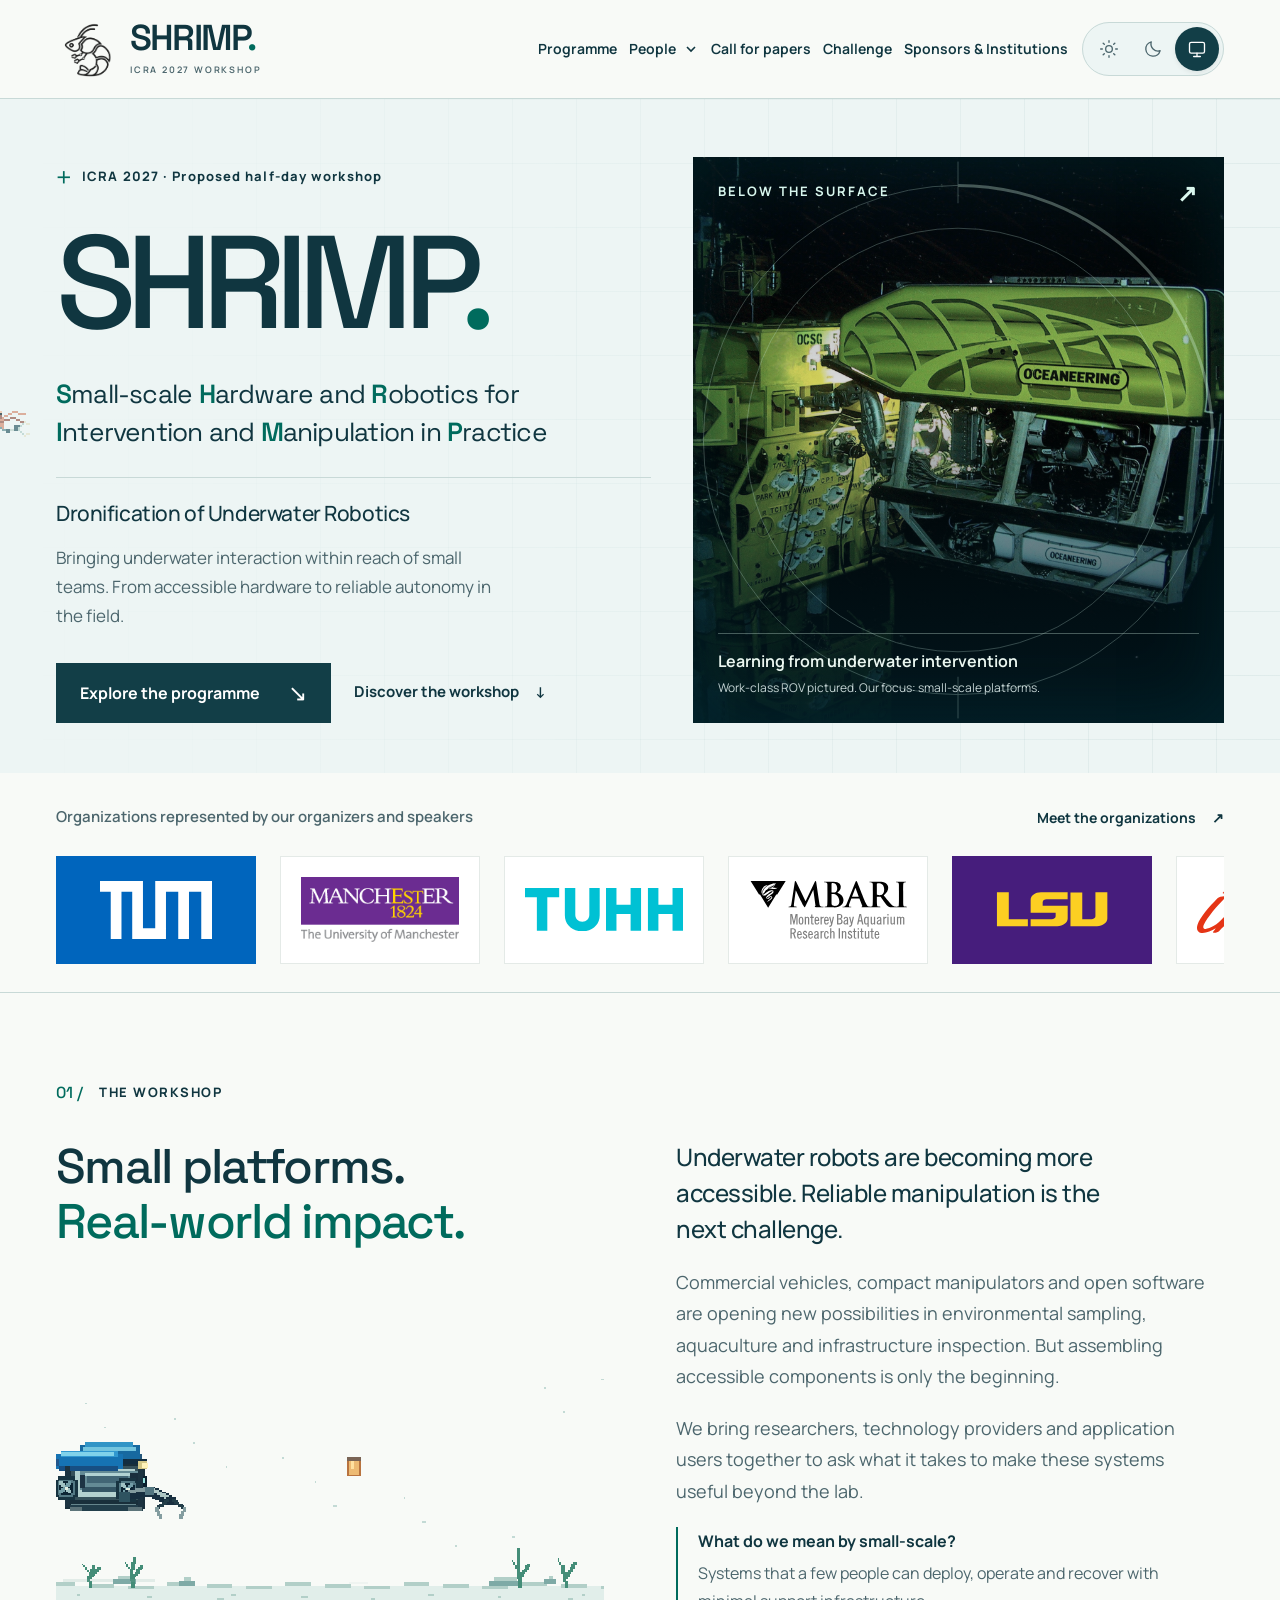
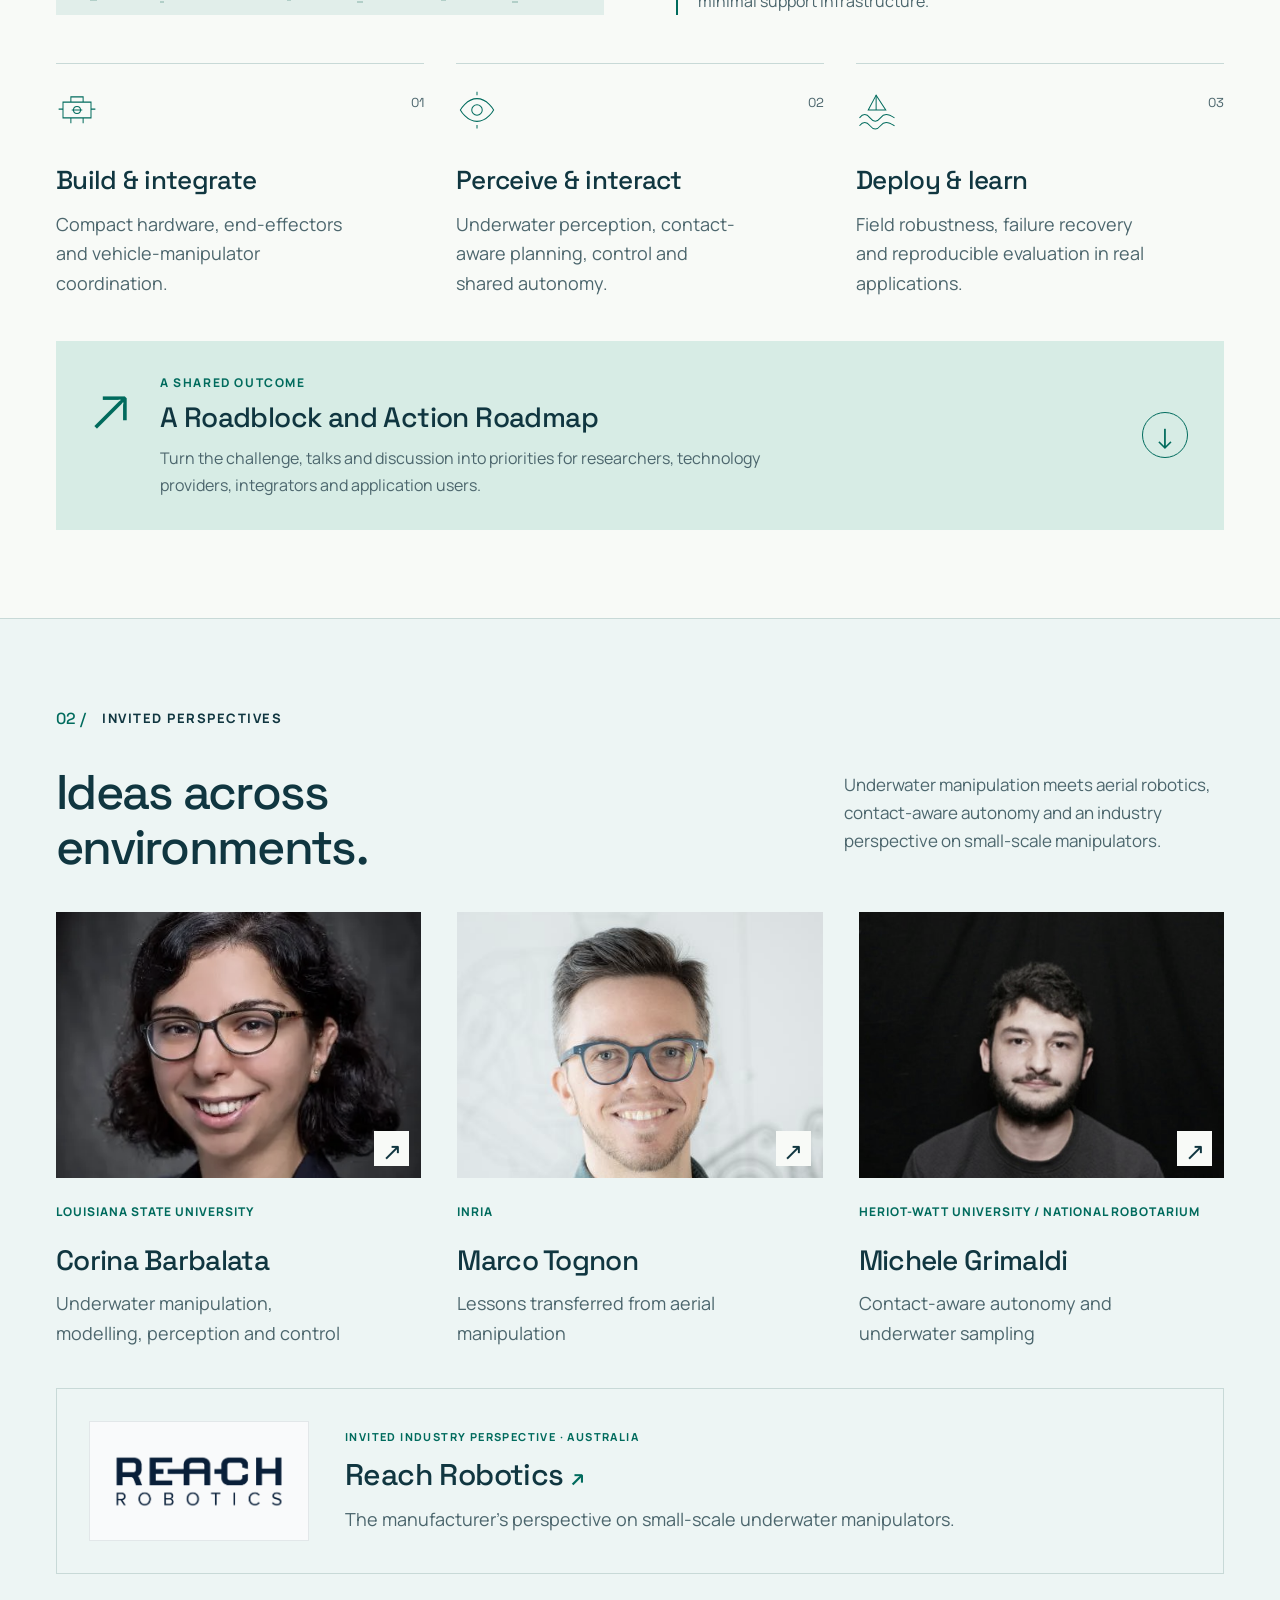
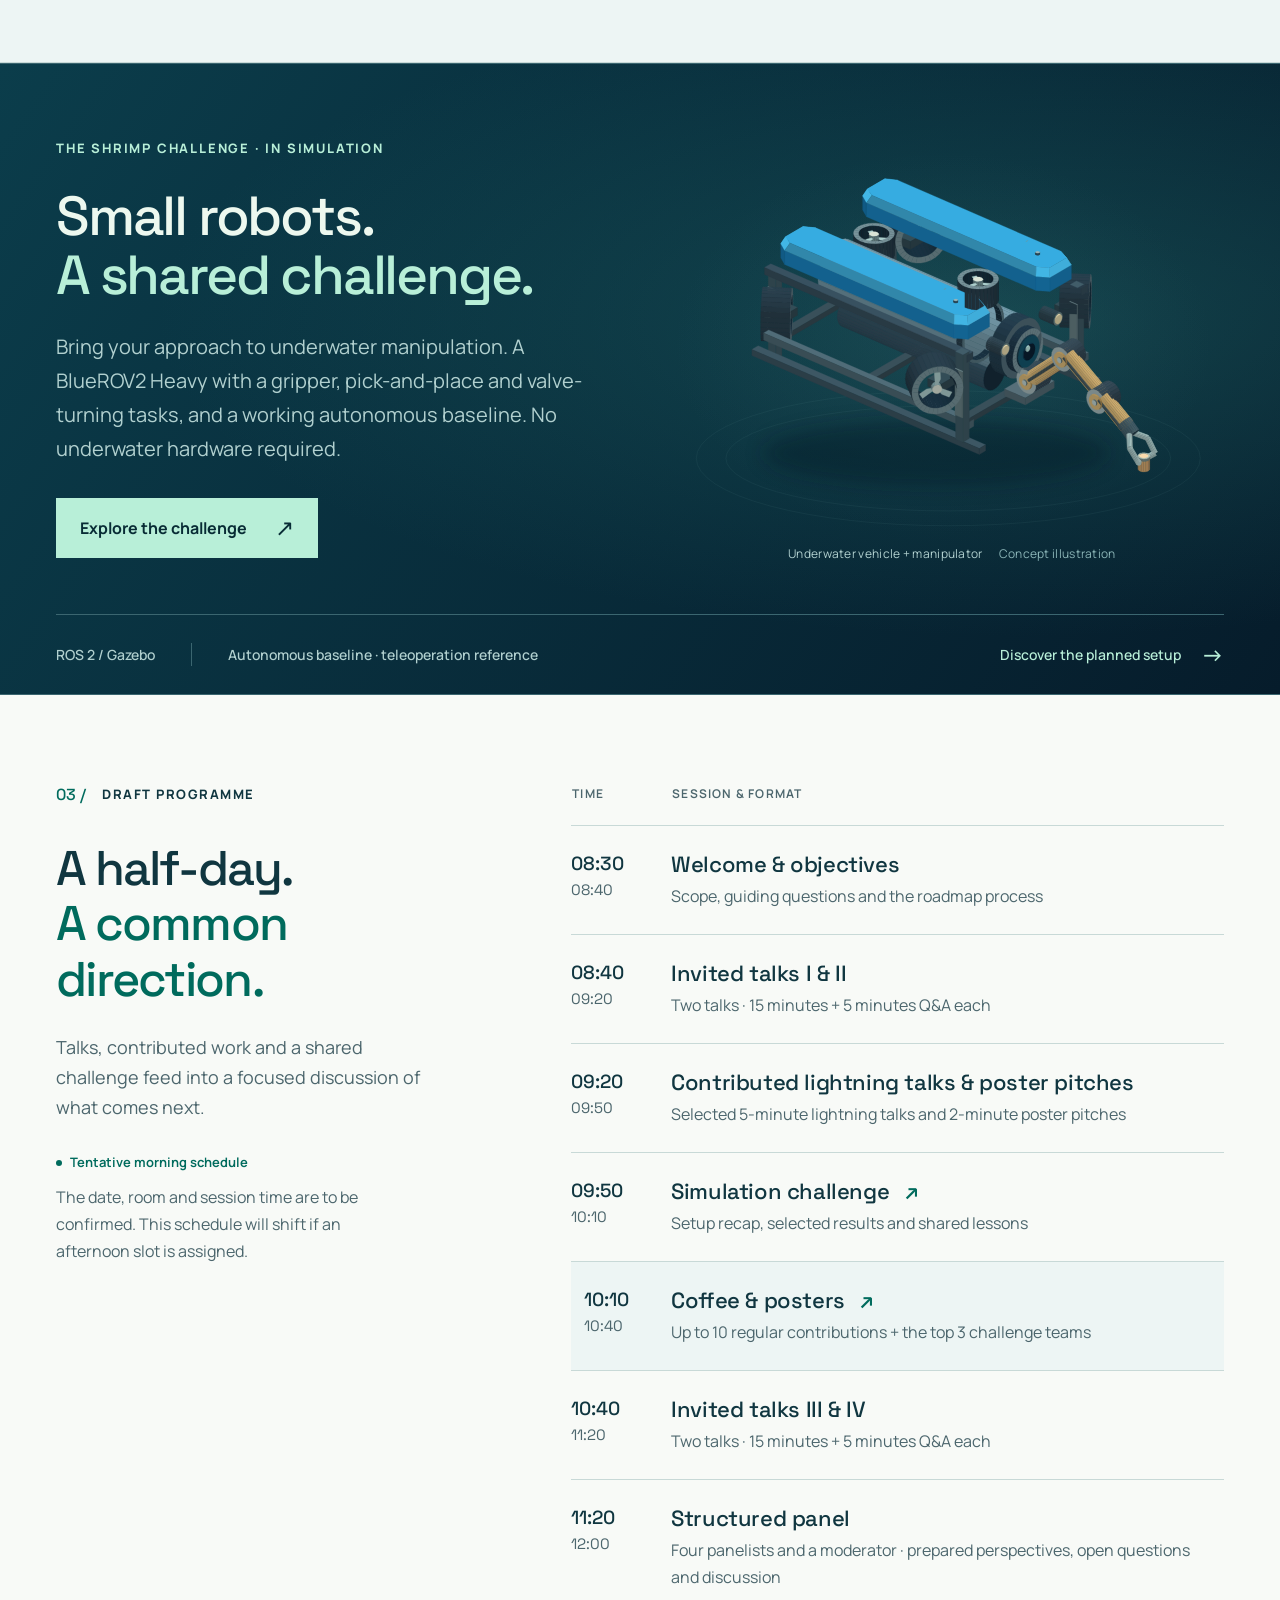
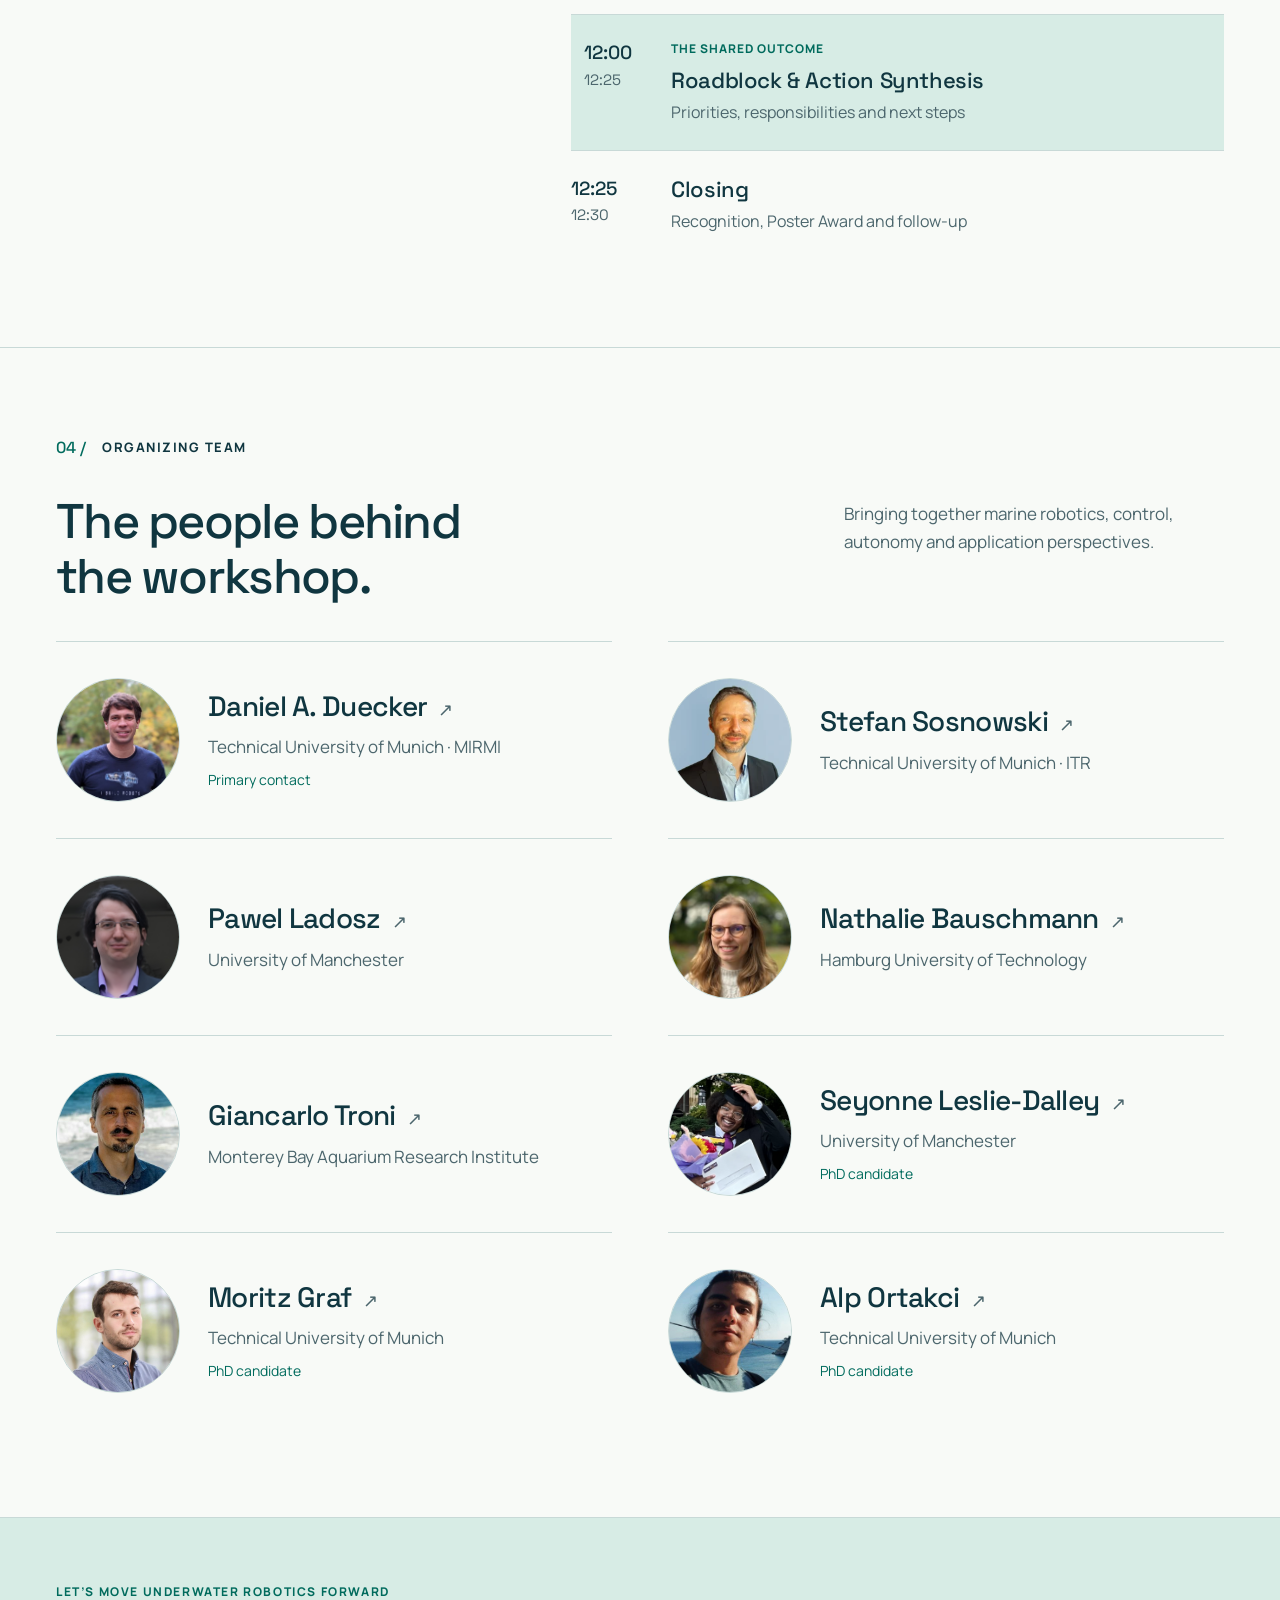
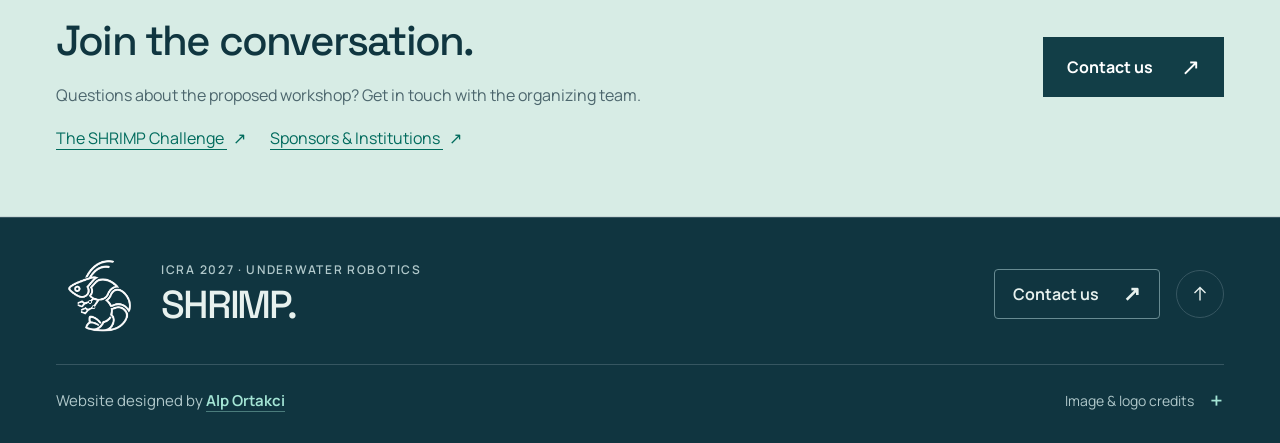
<file: index.html>
<!doctype html>
<html lang="en">
<head>
  <meta charset="utf-8">
  <meta name="viewport" content="width=device-width, initial-scale=1">
  <meta name="color-scheme" content="light dark">
  <meta name="theme-color" content="#edf5f4">
  <meta name="robots" content="noindex, nofollow">
  <meta name="description" content="SHRIMP: Small-scale Hardware and Robotics for Intervention and Manipulation in Practice. A proposed ICRA 2027 workshop. Explore the draft programme, invited speakers and organizing team.">
  <title>SHRIMP | ICRA 2027 Underwater Robotics Workshop</title>
  <link rel="canonical" href="https://shrimp-workshop.github.io/">
  <meta property="og:type" content="website">
  <meta property="og:site_name" content="SHRIMP | ICRA 2027">
  <meta property="og:title" content="SHRIMP | ICRA 2027">
  <meta property="og:description" content="SHRIMP: Small-scale Hardware and Robotics for Intervention and Manipulation in Practice. A proposed ICRA 2027 workshop. Explore the draft programme, invited speakers and organizing team.">
  <meta property="og:url" content="https://shrimp-workshop.github.io/">
  <meta property="og:image" content="https://shrimp-workshop.github.io/assets/images/shrimp-preview.png">
  <meta property="og:image:type" content="image/png">
  <meta property="og:image:width" content="1200">
  <meta property="og:image:height" content="630">
  <meta property="og:image:alt" content="SHRIMP robotic shrimp logo and workshop title on a dark ocean background. ICRA 2027 underwater robotics.">
  <meta name="twitter:card" content="summary_large_image">
  <meta name="twitter:title" content="SHRIMP | ICRA 2027">
  <meta name="twitter:description" content="SHRIMP: Small-scale Hardware and Robotics for Intervention and Manipulation in Practice. A proposed ICRA 2027 workshop. Explore the draft programme, invited speakers and organizing team.">
  <meta name="twitter:image" content="https://shrimp-workshop.github.io/assets/images/shrimp-preview.png">
  <meta name="twitter:image:alt" content="SHRIMP robotic shrimp logo and workshop title on a dark ocean background. ICRA 2027 underwater robotics.">
  <link rel="icon" href="assets/favicon.svg" type="image/svg+xml">
  <link rel="preload" href="assets/fonts/space-grotesk.ttf" as="font" type="font/ttf" crossorigin>
  <link rel="preload" href="assets/fonts/manrope.ttf" as="font" type="font/ttf" crossorigin>
  <script src="theme.js"></script>
  <link rel="stylesheet" href="styles.css">
  <script src="app.js" defer></script>
  <script src="rov-animation.js?v=3" defer></script>
  <script src="hero-shrimps.js?v=2" defer></script>
</head>
<body>
  <a class="skip-link" href="#main">Skip to content</a>
  <header class="site-header">
    <div class="container header-inner">
      <a class="brand" href="#overview" aria-label="SHRIMP workshop overview">
        <img class="brand-icon" src="assets/logos/shrimp.png" alt="" width="1254" height="1254" decoding="async">
        <span class="brand-wordmark">SHRIMP<span>.</span><small>ICRA 2027 WORKSHOP</small></span>
      </a>
      <nav class="main-nav" aria-label="Main navigation" id="main-nav">
        <a href="#programme">Programme</a>
        <details class="nav-people">
          <summary>People <svg viewBox="0 0 16 16" aria-hidden="true"><path d="m4 6 4 4 4-4"/></svg></summary>
          <div class="people-links"><a href="#speakers">Speakers</a><a href="#organizers">Organizers</a></div>
        </details>
        <a href="call-for-papers.html">Call for papers</a>
        <a href="challenge.html">Challenge</a>
        <a href="sponsors-institutions.html">Sponsors &amp; Institutions</a>
      </nav>
      <div class="header-controls">
        <fieldset class="theme-control">
          <legend class="sr-only">Color theme</legend>
          <label class="theme-option" title="Light theme"><input type="radio" name="theme" value="light"><svg viewBox="0 0 24 24" aria-hidden="true"><circle cx="12" cy="12" r="4"/><path d="M12 2v2m0 16v2M2 12h2m16 0h2M5 5l1.4 1.4m11.2 11.2L19 19M5 19l1.4-1.4M17.6 6.4 19 5"/></svg><span class="sr-only">Light theme</span></label>
          <label class="theme-option" title="Dark theme"><input type="radio" name="theme" value="dark"><svg viewBox="0 0 24 24" aria-hidden="true"><path d="M20.5 14.1A8.6 8.6 0 0 1 9.9 3.5 8.7 8.7 0 1 0 20.5 14.1Z"/></svg><span class="sr-only">Dark theme</span></label>
          <label class="theme-option" title="Use device setting"><input type="radio" name="theme" value="system" checked><svg viewBox="0 0 24 24" aria-hidden="true"><rect x="3" y="4" width="18" height="13" rx="2"/><path d="M8 21h8m-4-4v4"/></svg><span class="sr-only">Use device setting</span></label>
        </fieldset>
        <span class="sr-only" id="theme-status" role="status" aria-live="polite"></span>
        <button class="menu-toggle" type="button" aria-label="Toggle navigation" aria-expanded="false" aria-controls="main-nav"><span>Menu</span><svg viewBox="0 0 20 20" aria-hidden="true"><path d="M3 6h14M3 14h14"/></svg></button>
      </div>
    </div>
  </header>

  <main id="main">
    <section class="hero" id="top" aria-labelledby="hero-title">
      <div class="hero-waves" aria-hidden="true"></div>
      <canvas class="hero-shrimps" width="720" height="340" aria-hidden="true"></canvas>
      <div class="container hero-grid">
        <div class="hero-copy">
          <p class="eyebrow"><span class="small-cross" aria-hidden="true">+</span> ICRA 2027 · Proposed half-day workshop</p>
          <h1 id="hero-title" class="shrimp-title">SHRIMP<span class="title-period">.</span></h1>
          <p class="hero-expansion"><strong>S</strong>mall-scale <strong>H</strong>ardware and <strong>R</strong>obotics for <strong>I</strong>ntervention and <strong>M</strong>anipulation in <strong>P</strong>ractice</p>
          <p class="hero-subtitle">Dronification of Underwater Robotics</p>
          <p class="hero-intro">Bringing underwater interaction within reach of small teams. From accessible hardware to reliable autonomy in the field.</p>
          <div class="hero-actions"><a class="button button-primary" href="#programme">Explore the programme <span aria-hidden="true">↘</span></a><a class="text-link" href="#overview">Discover the workshop <span aria-hidden="true">↓</span></a></div>
        </div>
        <figure class="hero-visual">
          <img class="hero-image" src="assets/images/underwater-rov.jpg" width="2400" height="1800" alt="A work-class remotely operated vehicle using a manipulator on a subsea structure." fetchpriority="high">
          <div class="image-wash" aria-hidden="true"></div>
          <div class="visual-heading" aria-hidden="true"><span>BELOW THE SURFACE</span><span>↗</span></div>
          <svg class="sonar" viewBox="0 0 500 500" fill="none" aria-hidden="true"><circle cx="250" cy="250" r="214"/><circle cx="250" cy="250" r="178"/><path d="M250 16v35m0 398v35M16 250h35m398 0h35"/><path class="sonar-arc" d="M250 36a214 214 0 0 1 214 214"/></svg>
          <figcaption><span>Learning from underwater intervention</span><small>Work-class ROV pictured. Our focus: small-scale platforms.</small></figcaption>
        </figure>
      </div>
    </section>

    <section class="logo-strip" aria-label="Organizations represented by organizers and speakers">
      <div class="container">
        <div class="logo-strip-heading"><p>Organizations represented by our organizers and speakers</p><div class="logo-strip-actions"><a href="sponsors-institutions.html" class="text-link">Meet the organizations <span aria-hidden="true">↗</span></a></div></div>
        <div class="logo-viewport"><div class="logo-track"><ul class="logo-group">
          <li><span class="brand-logo brand-tum"><img src="assets/logos/tum.svg" alt="Technical University of Munich" width="184" height="80" decoding="async"></span></li>
          <li><span class="brand-logo brand-manchester"><img src="assets/logos/manchester.png" alt="University of Manchester" width="184" height="80" decoding="async"></span></li>
          <li><span class="brand-logo brand-tuhh"><img src="assets/logos/tuhh.svg" alt="Hamburg University of Technology" width="184" height="80" decoding="async"></span></li>
          <li><span class="brand-logo brand-mbari"><img src="assets/logos/mbari.svg" alt="Monterey Bay Aquarium Research Institute" width="184" height="80" decoding="async"></span></li>
          <li><span class="brand-logo brand-lsu"><img src="assets/logos/lsu.svg" alt="Louisiana State University" width="184" height="80" decoding="async"></span></li>
          <li><span class="brand-logo brand-inria"><img src="assets/logos/inria.svg" alt="Inria" width="184" height="80" decoding="async"></span></li>
          <li><span class="brand-logo brand-heriot-watt"><img src="assets/logos/heriot-watt.svg" alt="Heriot-Watt University" width="184" height="80" decoding="async"></span></li>
          <li><span class="brand-logo brand-robotarium"><img src="assets/logos/robotarium.png" alt="The National Robotarium" width="184" height="80" decoding="async"></span></li>
          <li><span class="brand-logo brand-reach"><img src="assets/logos/reach-robotics.png" alt="Reach Robotics" width="184" height="80" decoding="async"></span></li>
        </ul></div></div>
      </div>
    </section>

    <section class="section overview" id="overview" aria-labelledby="overview-title">
      <div class="container">
        <div class="section-kicker"><span class="section-number">01 /</span> THE WORKSHOP</div>
        <div class="overview-grid"><div class="overview-feature"><h2 id="overview-title">Small platforms.<br><span class="accent">Real-world impact.</span></h2><div class="rov-scene overview-rov" role="img" aria-label="A pixel BlueROV2 uses its manipulator to collect objects from the seabed, carries them away and returns for another pickup."><canvas width="320" height="160" aria-hidden="true"></canvas></div></div><div class="overview-copy"><p class="lead">Underwater robots are becoming more accessible. Reliable manipulation is the next challenge.</p><p>Commercial vehicles, compact manipulators and open software are opening new possibilities in environmental sampling, aquaculture and infrastructure inspection. But assembling accessible components is only the beginning.</p><p>We bring researchers, technology providers and application users together to ask what it takes to make these systems useful beyond the lab.</p><p class="definition"><strong>What do we mean by small-scale?</strong> Systems that a few people can deploy, operate and recover with minimal support infrastructure.</p></div></div>
        <div class="theme-grid">
          <article class="research-theme"><span class="theme-index">01</span><svg viewBox="0 0 48 48" aria-hidden="true"><path d="M8 33V15h32v18H8ZM17 15V9h14v6M17 33v6m14-6v6M8 23H3m37 0h5M18 24h12"/><circle cx="24" cy="24" r="4"/></svg><h3>Build &amp; integrate</h3><p>Compact hardware, end-effectors and vehicle-manipulator coordination.</p></article>
          <article class="research-theme"><span class="theme-index">02</span><svg viewBox="0 0 48 48" aria-hidden="true"><path d="M5 24s7-13 19-13 19 13 19 13-7 13-19 13S5 24 5 24Z"/><circle cx="24" cy="24" r="6"/><path d="M24 3v4m0 34v4"/></svg><h3>Perceive &amp; interact</h3><p>Underwater perception, contact-aware planning, control and shared autonomy.</p></article>
          <article class="research-theme"><span class="theme-index">03</span><svg viewBox="0 0 48 48" aria-hidden="true"><path d="M4 33c4-5 8-5 12 0s8 5 12 0 8-5 16 0M4 42c4-5 8-5 12 0s8 5 12 0 8-5 16 0M14 24l9-17 11 17H14Z"/><path d="M23 7v17"/></svg><h3>Deploy &amp; learn</h3><p>Field robustness, failure recovery and reproducible evaluation in real applications.</p></article>
        </div>
        <div class="outcome"><span class="outcome-symbol" aria-hidden="true">↗</span><div><p class="eyebrow">A SHARED OUTCOME</p><h3>A Roadblock and Action Roadmap</h3><p>Turn the challenge, talks and discussion into priorities for researchers, technology providers, integrators and application users.</p></div><a href="#programme" class="round-link" aria-label="See how the programme contributes to the roadmap">↓</a></div>
      </div>
    </section>

    <section class="section speakers" id="speakers" aria-labelledby="speakers-title">
      <div class="container">
        <div class="section-kicker"><span class="section-number">02 /</span> INVITED PERSPECTIVES</div>
        <div class="section-heading"><h2 id="speakers-title">Ideas across<br>environments.</h2><p>Underwater manipulation meets aerial robotics, contact-aware autonomy and an industry perspective on small-scale manipulators.</p></div>
        <div class="speaker-grid">
          <article class="speaker"><a class="speaker-portrait" href="https://www.lsu.edu/eng/mie/people/faculty/barbalata.php" aria-label="Corina Barbalata's faculty profile"><img src="assets/images/corina-barbalata.png" width="230" height="230" alt="Corina Barbalata" loading="lazy"><span class="portrait-link" aria-hidden="true">↗</span></a><p class="eyebrow">LOUISIANA STATE UNIVERSITY</p><h3><a href="https://www.lsu.edu/eng/mie/people/faculty/barbalata.php">Corina Barbalata</a></h3><p class="speaker-topic">Underwater manipulation, modelling, perception and control</p></article>
          <article class="speaker"><a class="speaker-portrait" href="https://marco-tognon-robotics.com/" aria-label="Marco Tognon's research profile"><img src="assets/images/marco-tognon.jpg" width="500" height="500" alt="Marco Tognon" loading="lazy"><span class="portrait-link" aria-hidden="true">↗</span></a><p class="eyebrow">INRIA</p><h3><a href="https://marco-tognon-robotics.com/">Marco Tognon</a></h3><p class="speaker-topic">Lessons transferred from aerial manipulation</p></article>
          <article class="speaker"><a class="speaker-portrait" href="https://ignaciocarlucho.github.io/People/" aria-label="Michele Grimaldi on his supervisor's research group page"><img src="assets/images/michele-grimaldi.png" alt="Michele Grimaldi" width="512" height="512" loading="lazy"><span class="portrait-link" aria-hidden="true">↗</span></a><p class="eyebrow">HERIOT-WATT UNIVERSITY / NATIONAL ROBOTARIUM</p><h3><a href="https://ignaciocarlucho.github.io/People/">Michele Grimaldi</a></h3><p class="speaker-topic">Contact-aware autonomy and underwater sampling</p></article>
        </div>
        <article class="industry-speaker">
          <a class="brand-logo brand-reach" href="https://reachrobotics.com/" aria-label="Reach Robotics website"><img src="assets/logos/reach-robotics.png" alt="Reach Robotics" width="3044" height="990" loading="lazy"></a>
          <div><p class="eyebrow">INVITED INDUSTRY PERSPECTIVE · AUSTRALIA</p><h3><a href="https://reachrobotics.com/">Reach Robotics <span aria-hidden="true">↗</span></a></h3><p>The manufacturer’s perspective on small-scale underwater manipulators.</p></div>
        </article>
      </div>
    </section>

    <section class="challenge-feature ocean-panel" id="challenge-feature" aria-labelledby="challenge-feature-title">
      <div class="container challenge-feature-grid">
        <div class="challenge-feature-copy">
          <p class="eyebrow">THE SHRIMP CHALLENGE · IN SIMULATION</p>
          <h2 id="challenge-feature-title">Small robots.<br><span>A shared challenge.</span></h2>
          <p>Bring your approach to underwater manipulation. A BlueROV2 Heavy with a gripper, pick-and-place and valve-turning tasks, and a working autonomous baseline. No underwater hardware required.</p>
          <a class="button challenge-button" href="challenge.html">Explore the challenge <span aria-hidden="true">↗</span></a>
        </div>
        <figure class="challenge-feature-visual">
          <img src="assets/images/challenge-uvms.svg?v=2" width="800" height="600" alt="Concept illustration of a compact blue underwater vehicle with buoyancy modules, a cylindrical pressure housing, ducted thrusters and a mounted manipulator." loading="lazy">
          <figcaption>Underwater vehicle + manipulator <span>Concept illustration</span></figcaption>
        </figure>
      </div>
      <div class="container challenge-feature-bottom"><span>ROS 2 / Gazebo</span><span>Autonomous baseline · teleoperation reference</span><a href="challenge.html#challenge-setup">Discover the planned setup <span aria-hidden="true">→</span></a></div>
    </section>

    <section class="section programme" id="programme" aria-labelledby="programme-title">
      <div class="container programme-grid">
        <div class="programme-intro"><div class="section-kicker"><span class="section-number">03 /</span> DRAFT PROGRAMME</div><h2 id="programme-title">A half-day.<br><span class="accent">A common direction.</span></h2><p>Talks, contributed work and a shared challenge feed into a focused discussion of what comes next.</p><div class="programme-status"><span class="status-dot" aria-hidden="true"></span> Tentative morning schedule</div><p class="small-note">The date, room and session time are to be confirmed. This schedule will shift if an afternoon slot is assigned.</p></div>
        <div class="schedule-wrap"><table class="schedule"><caption class="sr-only">Tentative workshop morning schedule, 08:30 to 12:30</caption><thead><tr><th scope="col">TIME</th><th scope="col">SESSION &amp; FORMAT</th></tr></thead><tbody>
          <tr><th scope="row"><time>08:30</time><span>08:40</span></th><td><h3>Welcome &amp; objectives</h3><p>Scope, guiding questions and the roadmap process</p></td></tr>
          <tr><th scope="row"><time>08:40</time><span>09:20</span></th><td><h3>Invited talks I &amp; II</h3><p>Two talks · 15 minutes + 5 minutes Q&amp;A each</p></td></tr>
          <tr><th scope="row"><time>09:20</time><span>09:50</span></th><td><h3>Contributed lightning talks &amp; poster pitches</h3><p>Selected 5-minute lightning talks and 2-minute poster pitches</p></td></tr>
          <tr><th scope="row"><time>09:50</time><span>10:10</span></th><td><h3><a href="challenge.html">Simulation challenge <span aria-hidden="true">↗</span></a></h3><p>Setup recap, selected results and shared lessons</p></td></tr>
          <tr class="schedule-break"><th scope="row"><time>10:10</time><span>10:40</span></th><td><h3>Coffee &amp; posters <span aria-hidden="true">↗</span></h3><p>Up to 10 regular contributions + the top 3 challenge teams</p></td></tr>
          <tr><th scope="row"><time>10:40</time><span>11:20</span></th><td><h3>Invited talks III &amp; IV</h3><p>Two talks · 15 minutes + 5 minutes Q&amp;A each</p></td></tr>
          <tr><th scope="row"><time>11:20</time><span>12:00</span></th><td><h3>Structured panel</h3><p>Four panelists and a moderator · prepared perspectives, open questions and discussion</p></td></tr>
          <tr class="schedule-highlight"><th scope="row"><time>12:00</time><span>12:25</span></th><td><span class="schedule-label">THE SHARED OUTCOME</span><h3>Roadblock &amp; Action Synthesis</h3><p>Priorities, responsibilities and next steps</p></td></tr>
          <tr><th scope="row"><time>12:25</time><span>12:30</span></th><td><h3>Closing</h3><p>Recognition, Poster Award and follow-up</p></td></tr>
        </tbody></table></div>
      </div>
    </section>

    <section class="section organizers" id="organizers" aria-labelledby="organizers-title">
      <div class="container"><div class="section-kicker"><span class="section-number">04 /</span> ORGANIZING TEAM</div><div class="section-heading"><h2 id="organizers-title">The people behind<br>the workshop.</h2><p>Bringing together marine robotics, control, autonomy and application perspectives.</p></div>
        <div class="organizer-grid">
          <article class="organizer"><img class="avatar" src="assets/images/daniel-duecker.jpg" alt="" width="320" height="320" loading="lazy"><div><h3><a href="https://hippocampusrobotics.github.io/people/">Daniel A. Duecker <span aria-hidden="true">↗</span></a></h3><p>Technical University of Munich · MIRMI</p><span class="organizer-role">Primary contact</span></div></article>
          <article class="organizer"><img class="avatar" src="assets/images/stefan-sosnowski.webp" alt="" width="200" height="191" loading="lazy"><div><h3><a href="https://www.ce.cit.tum.de/en/itr/sosnowski/">Stefan Sosnowski <span aria-hidden="true">↗</span></a></h3><p>Technical University of Munich · ITR</p></div></article>
          <article class="organizer"><img class="avatar" src="assets/images/pawel-ladosz.jpg" alt="" width="320" height="320" loading="lazy"><div><h3><a href="https://research.manchester.ac.uk/en/persons/pawel-ladosz/">Pawel Ladosz <span aria-hidden="true">↗</span></a></h3><p>University of Manchester</p></div></article>
          <article class="organizer"><img class="avatar" src="assets/images/nathalie-bauschmann.jpg" alt="" width="320" height="320" loading="lazy"><div><h3><a href="https://www.tuhh.de/mum/team/wimi/nathalie-bauschmann">Nathalie Bauschmann <span aria-hidden="true">↗</span></a></h3><p>Hamburg University of Technology</p></div></article>
          <article class="organizer"><img class="avatar" src="assets/images/giancarlo-troni.jpg" alt="" width="320" height="320" loading="lazy"><div><h3><a href="https://www.mbari.org/person/giancarlo-troni/">Giancarlo Troni <span aria-hidden="true">↗</span></a></h3><p>Monterey Bay Aquarium Research Institute</p></div></article>
          <article class="organizer"><img class="avatar" src="assets/images/seyonne-leslie-dalley.png" alt="" width="320" height="320" loading="lazy"><div><h3><a href="https://sladalley.github.io/">Seyonne Leslie-Dalley <span aria-hidden="true">↗</span></a></h3><p>University of Manchester</p><span class="organizer-role">PhD candidate</span></div></article>
          <article class="organizer"><img class="avatar" src="assets/images/moritz-graf.jpg" alt="" width="400" height="400" loading="lazy"><div><h3><a href="https://portal.fis.tum.de/en/persons/moritz-graf/">Moritz Graf <span aria-hidden="true">↗</span></a></h3><p>Technical University of Munich</p><span class="organizer-role">PhD candidate</span></div></article>
          <article class="organizer"><img class="avatar" src="assets/images/alp-ortakci.jpg" alt="" width="320" height="320" loading="lazy"><div><h3><a href="https://www.alportakci.com/">Alp Ortakci <span aria-hidden="true">↗</span></a></h3><p>Technical University of Munich</p><span class="organizer-role">PhD candidate</span></div></article>
        </div>
      </div>
    </section>

    <section class="contact-section" aria-labelledby="contact-title"><div class="container contact-inner"><div><p class="eyebrow">LET’S MOVE UNDERWATER ROBOTICS FORWARD</p><h2 id="contact-title">Join the conversation.</h2><p>Questions about the proposed workshop? Get in touch with the organizing team.</p><p class="related-pages"><a href="challenge.html">The SHRIMP Challenge <span aria-hidden="true">↗</span></a><a href="sponsors-institutions.html">Sponsors &amp; Institutions <span aria-hidden="true">↗</span></a></p></div><a class="button button-primary" href="mailto:daniel.duecker@tum.de">Contact us <span aria-hidden="true">↗</span></a></div></section>
  </main>

  <footer class="site-footer" id="site-footer">
    <div class="container footer-shell">
      <div class="footer-topline">
        <a class="footer-identity" href="#top" aria-label="SHRIMP, ICRA 2027 workshop home">
          <img class="footer-logo" src="assets/logos/shrimp.png" alt="" width="1254" height="1254" decoding="async">
          <span><span class="footer-eyebrow">ICRA 2027 · UNDERWATER ROBOTICS</span><strong>SHRIMP.</strong></span>
        </a>
        <div class="footer-actions">
          <a class="footer-contact" href="mailto:daniel.duecker@tum.de">Contact us <span aria-hidden="true">↗</span></a>
          <a class="footer-top" href="#top" aria-label="Back to top" title="Back to top"><svg viewBox="0 0 24 24" fill="none" aria-hidden="true"><path d="M12 19V5m-6 6 6-6 6 6"/></svg></a>
        </div>
      </div>
      <div class="footer-bottomline">
        <p class="design-credit">Website designed by <a href="https://www.alportakci.com/">Alp Ortakci</a></p>
        <details class="credits">
          <summary>Image &amp; logo credits <span class="footer-credits-symbol" aria-hidden="true">+</span></summary>
          <div class="credits-content"><p>SHRIMP stands for Small-scale Hardware and Robotics for Intervention and Manipulation in Practice. The pixel BlueROV2 scene is an original illustration inspired by <a href="https://bluerobotics.com/learn/newton-subsea-gripper-installation/">Blue Robotics’ vehicle and gripper reference</a>. It illustrates a pickup sequence rather than the full challenge task or final simulator.</p><p>Underwater photograph: Oceaneering, donated to the public domain by Duncan McLean and uploaded by Frank van Mierlo. <a href="https://commons.wikimedia.org/wiki/File:ROV_working_on_a_subsea_structure.jpg">Original photograph and source</a>. A work-class vehicle is shown as context for underwater intervention, not as the workshop’s small-scale platform.</p><p>Portraits from the public profiles of <a href="https://www.lsu.edu/eng/mie/people/faculty/barbalata.php">Corina Barbalata</a>, <a href="https://marco-tognon-robotics.com/">Marco Tognon</a> and <a href="https://www.ce.cit.tum.de/en/itr/sosnowski/">Stefan Sosnowski</a>. Additional portraits: <a href="https://www.alportakci.com/">Alp Ortakci</a>, <a href="https://sladalley.github.io/">Seyonne Leslie-Dalley</a>, <a href="https://www.tuhh.de/mum/team/wimi/nathalie-bauschmann">Nathalie Bauschmann</a>, <a href="https://cradlerobotics.co.uk/about/team/">Pawel Ladosz</a>, <a href="https://ignaciocarlucho.github.io/People/">Michele Grimaldi</a>, <a href="https://annualreport.mbari.org/2023/">Giancarlo Troni</a>, <a href="https://hippocampusrobotics.github.io/people/">Daniel A. Duecker</a>. Portrait rights remain with their respective owners.</p><p>Institutional logos from official sources: <a href="https://www.tum.de/en/">Technical University of Munich</a> · <a href="https://www.manchester.ac.uk/">University of Manchester</a> · <a href="https://www.tuhh.de/tuhh/en/startpage">Hamburg University of Technology</a> · <a href="https://annualreport.mbari.org/2023/">Monterey Bay Aquarium Research Institute</a> · <a href="https://www.lsu.edu/">Louisiana State University</a> · <a href="https://new.inria.cl/es/node/616">Inria</a> · <a href="https://www.hw.ac.uk/">Heriot-Watt University</a> · <a href="https://thenationalrobotarium.com/">The National Robotarium</a> · <a href="https://reachrobotics.com/support/brand-assets">Reach Robotics</a>. The marks identify affiliations and remain the property of their respective owners.</p></div>
        </details>
      </div>
    </div>
  </footer>
</body>
</html>
</file>
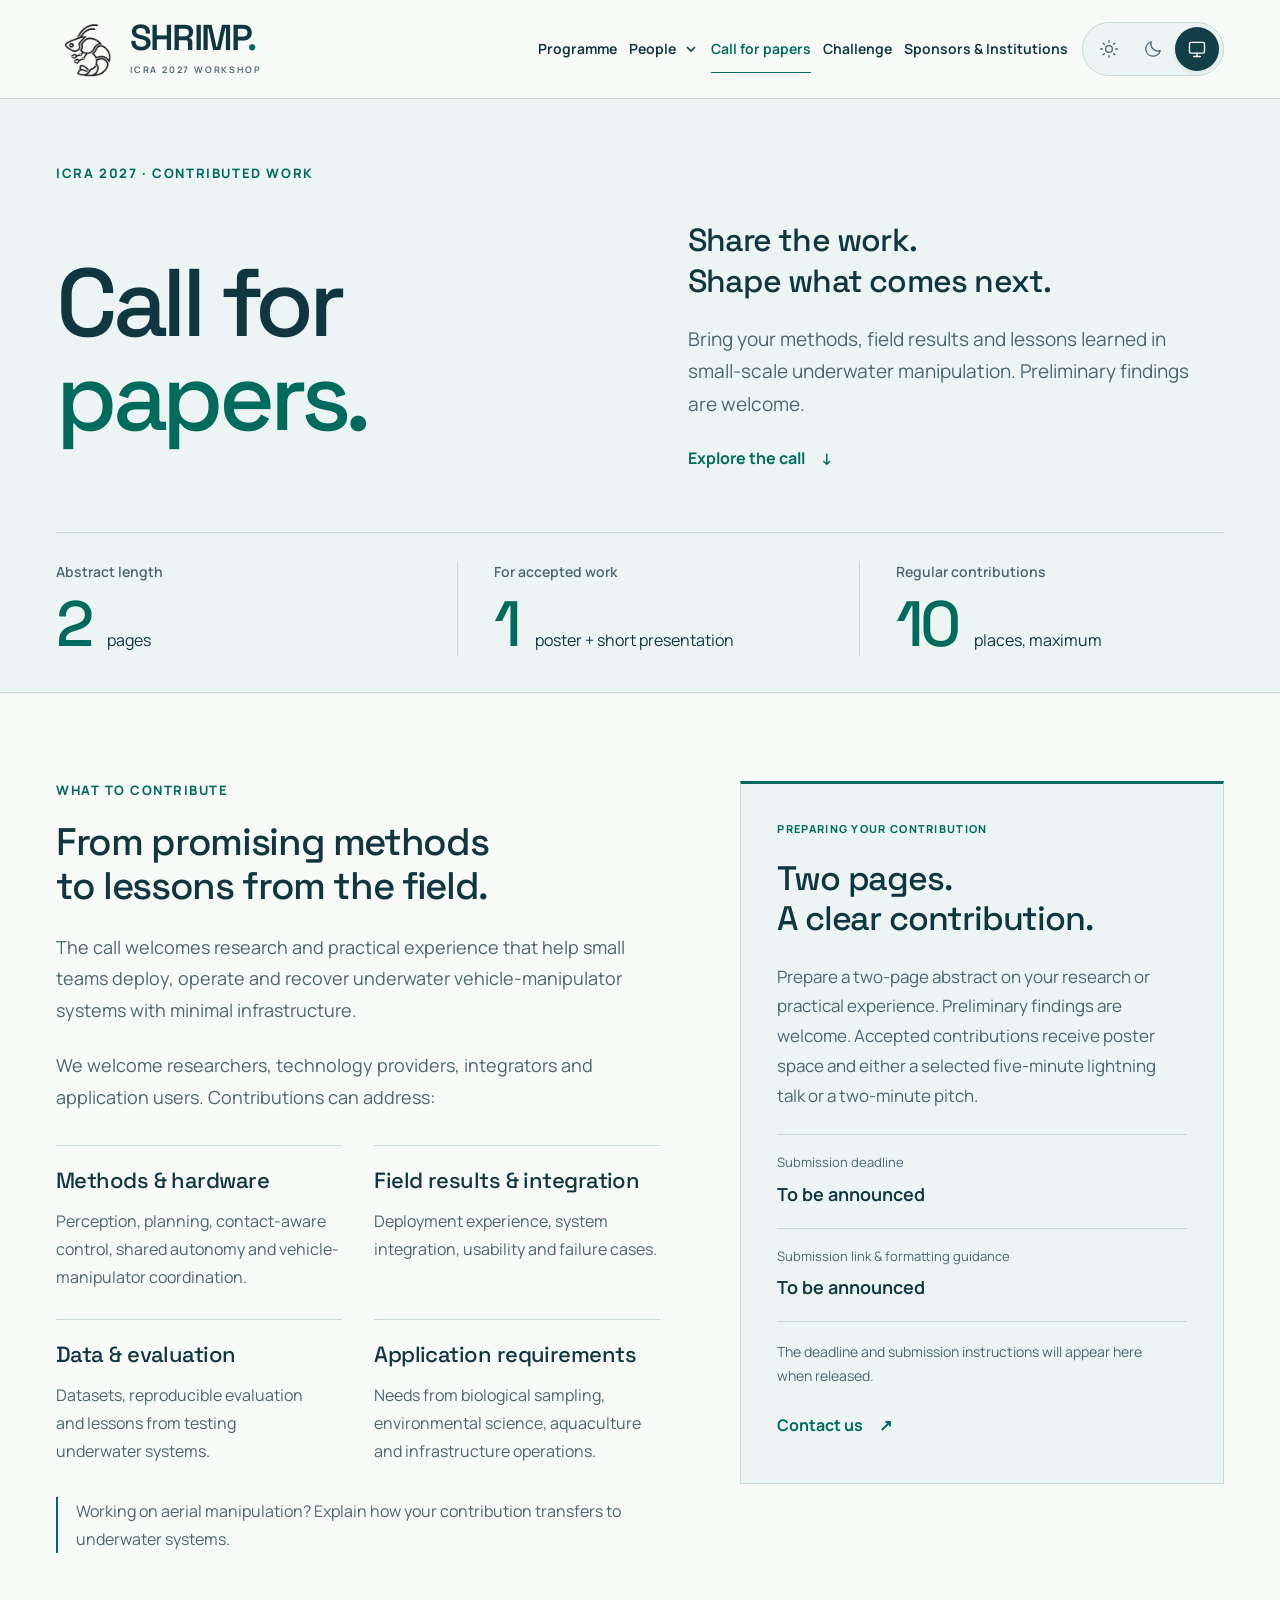
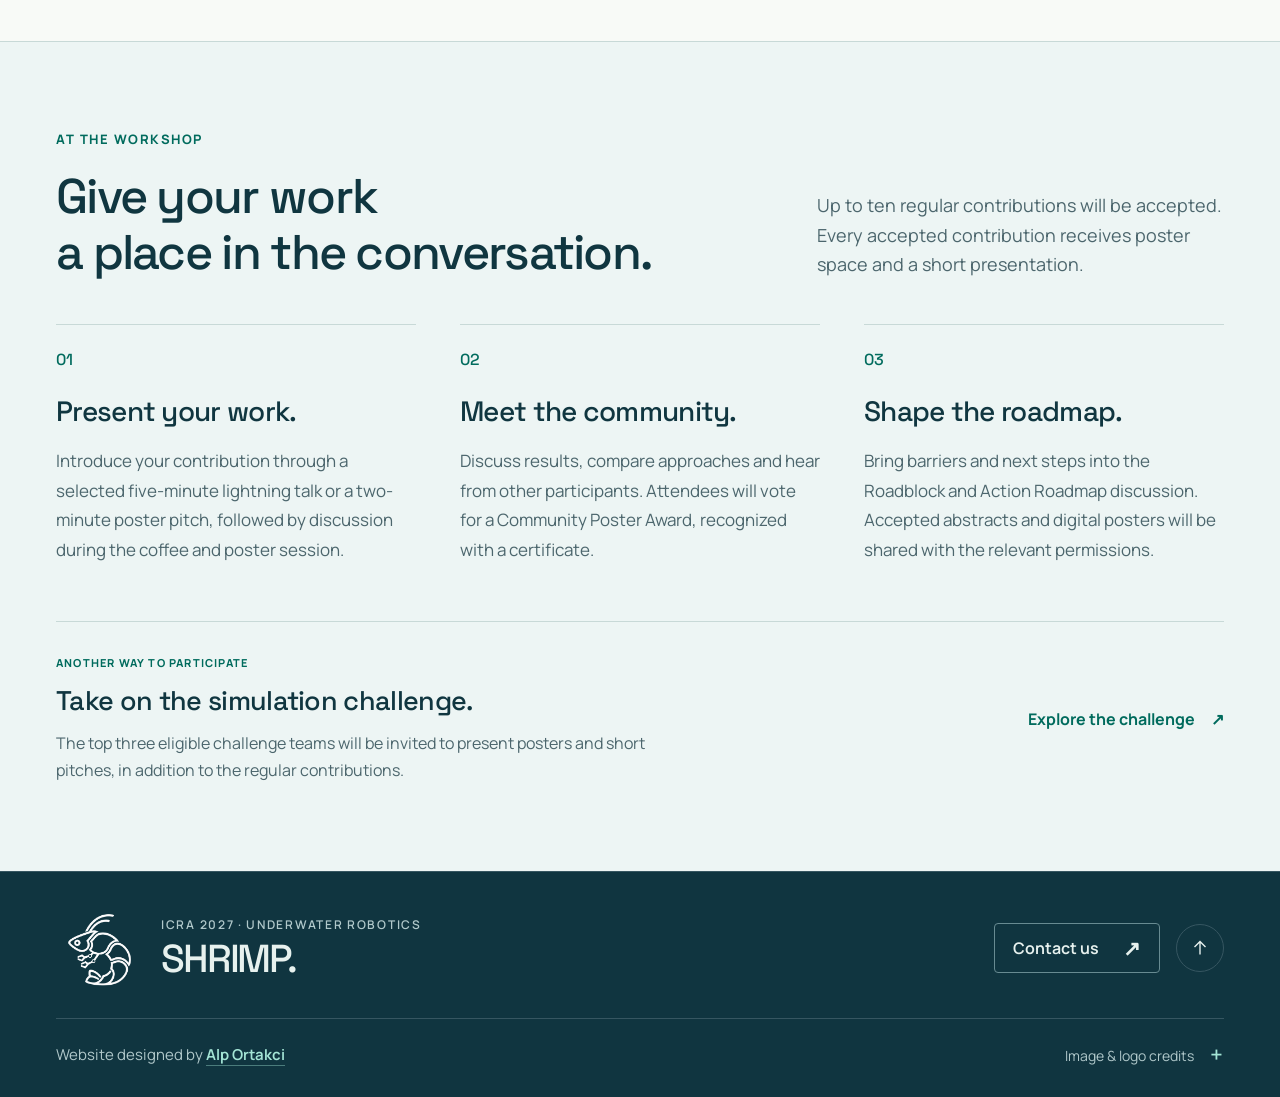
<file: call-for-papers.html>
<!doctype html>
<html lang="en">
<head>
  <meta charset="utf-8">
  <meta name="viewport" content="width=device-width, initial-scale=1">
  <meta name="color-scheme" content="light dark">
  <meta name="theme-color" content="#edf5f4">
  <meta name="robots" content="noindex, nofollow">
  <meta name="description" content="Contribute a two-page abstract to SHRIMP at ICRA 2027. Methods, field results, integration lessons and preliminary findings in small-scale underwater manipulation are welcome.">
  <title>Call for Papers | SHRIMP at ICRA 2027</title>
  <link rel="canonical" href="https://shrimp-workshop.github.io/call-for-papers.html">
  <meta property="og:type" content="website">
  <meta property="og:site_name" content="SHRIMP | ICRA 2027">
  <meta property="og:title" content="Call for Papers | SHRIMP at ICRA 2027">
  <meta property="og:description" content="Contribute a two-page abstract to SHRIMP at ICRA 2027. Methods, field results, integration lessons and preliminary findings in small-scale underwater manipulation are welcome.">
  <meta property="og:url" content="https://shrimp-workshop.github.io/call-for-papers.html">
  <meta property="og:image" content="https://shrimp-workshop.github.io/assets/images/shrimp-preview.png">
  <meta property="og:image:type" content="image/png">
  <meta property="og:image:width" content="1200">
  <meta property="og:image:height" content="630">
  <meta property="og:image:alt" content="SHRIMP robotic shrimp logo and workshop title on a dark ocean background. ICRA 2027 underwater robotics.">
  <meta name="twitter:card" content="summary_large_image">
  <meta name="twitter:title" content="Call for Papers | SHRIMP at ICRA 2027">
  <meta name="twitter:description" content="Contribute a two-page abstract to SHRIMP at ICRA 2027. Methods, field results, integration lessons and preliminary findings in small-scale underwater manipulation are welcome.">
  <meta name="twitter:image" content="https://shrimp-workshop.github.io/assets/images/shrimp-preview.png">
  <meta name="twitter:image:alt" content="SHRIMP robotic shrimp logo and workshop title on a dark ocean background. ICRA 2027 underwater robotics.">
  <link rel="icon" href="assets/favicon.svg" type="image/svg+xml">
  <link rel="preload" href="assets/fonts/space-grotesk.ttf" as="font" type="font/ttf" crossorigin>
  <link rel="preload" href="assets/fonts/manrope.ttf" as="font" type="font/ttf" crossorigin>
  <script src="theme.js"></script>
  <link rel="stylesheet" href="styles.css">
  <script src="app.js" defer></script>
</head>
<body class="secondary-page">
  <a class="skip-link" href="#main">Skip to content</a>
  <header class="site-header">
    <div class="container header-inner">
      <a class="brand" href="index.html#overview" aria-label="SHRIMP workshop overview">
        <img class="brand-icon" src="assets/logos/shrimp.png" alt="" width="1254" height="1254" decoding="async">
        <span class="brand-wordmark">SHRIMP<span>.</span><small>ICRA 2027 WORKSHOP</small></span>
      </a>
      <nav class="main-nav" aria-label="Main navigation" id="main-nav">
        <a href="index.html#programme">Programme</a>
        <details class="nav-people">
          <summary>People <svg viewBox="0 0 16 16" aria-hidden="true"><path d="m4 6 4 4 4-4"/></svg></summary>
          <div class="people-links"><a href="index.html#speakers">Speakers</a><a href="index.html#organizers">Organizers</a></div>
        </details>
        <a href="call-for-papers.html" aria-current="page">Call for papers</a>
        <a href="challenge.html">Challenge</a>
        <a href="sponsors-institutions.html">Sponsors &amp; Institutions</a>
      </nav>
      <div class="header-controls">
        <fieldset class="theme-control">
          <legend class="sr-only">Color theme</legend>
          <label class="theme-option" title="Light theme"><input type="radio" name="theme" value="light"><svg viewBox="0 0 24 24" aria-hidden="true"><circle cx="12" cy="12" r="4"/><path d="M12 2v2m0 16v2M2 12h2m16 0h2M5 5l1.4 1.4m11.2 11.2L19 19M5 19l1.4-1.4M17.6 6.4 19 5"/></svg><span class="sr-only">Light theme</span></label>
          <label class="theme-option" title="Dark theme"><input type="radio" name="theme" value="dark"><svg viewBox="0 0 24 24" aria-hidden="true"><path d="M20.5 14.1A8.6 8.6 0 0 1 9.9 3.5 8.7 8.7 0 1 0 20.5 14.1Z"/></svg><span class="sr-only">Dark theme</span></label>
          <label class="theme-option" title="Use device setting"><input type="radio" name="theme" value="system" checked><svg viewBox="0 0 24 24" aria-hidden="true"><rect x="3" y="4" width="18" height="13" rx="2"/><path d="M8 21h8m-4-4v4"/></svg><span class="sr-only">Use device setting</span></label>
        </fieldset>
        <span class="sr-only" id="theme-status" role="status" aria-live="polite"></span>
        <button class="menu-toggle" type="button" aria-label="Toggle navigation" aria-expanded="false" aria-controls="main-nav"><span>Menu</span><svg viewBox="0 0 20 20" aria-hidden="true"><path d="M3 6h14M3 14h14"/></svg></button>
      </div>
    </div>
  </header>

  <main id="main">
    <section class="cfp-hero" id="top" aria-labelledby="cfp-title">
      <div class="container">
        <p class="eyebrow">ICRA 2027 · CONTRIBUTED WORK</p>
        <div class="cfp-hero-grid">
          <h1 id="cfp-title">Call for<br><span>papers.</span></h1>
          <div class="cfp-deck"><p>Share the work.<br>Shape what comes next.</p><p>Bring your methods, field results and lessons learned in small-scale underwater manipulation. Preliminary findings are welcome.</p><a class="text-link" href="#contributions">Explore the call <span aria-hidden="true">↓</span></a></div>
        </div>
        <dl class="cfp-at-a-glance">
          <div><dt>Abstract length</dt><dd><strong>2</strong><span>pages</span></dd></div>
          <div><dt>For accepted work</dt><dd><strong>1</strong><span>poster + short presentation</span></dd></div>
          <div><dt>Regular contributions</dt><dd><strong>10</strong><span>places, maximum</span></dd></div>
        </dl>
      </div>
    </section>

    <section class="section cfp-contributions" id="contributions" aria-labelledby="contributions-title">
      <div class="container cfp-content-grid">
        <div class="cfp-copy">
          <p class="section-kicker">WHAT TO CONTRIBUTE</p>
          <h2 id="contributions-title">From promising methods<br>to lessons from the field.</h2>
          <p>The call welcomes research and practical experience that help small teams deploy, operate and recover underwater vehicle-manipulator systems with minimal infrastructure.</p>
          <p>We welcome researchers, technology providers, integrators and application users. Contributions can address:</p>
          <ul class="cfp-topics">
            <li><h3>Methods &amp; hardware</h3><p>Perception, planning, contact-aware control, shared autonomy and vehicle-manipulator coordination.</p></li>
            <li><h3>Field results &amp; integration</h3><p>Deployment experience, system integration, usability and failure cases.</p></li>
            <li><h3>Data &amp; evaluation</h3><p>Datasets, reproducible evaluation and lessons from testing underwater systems.</p></li>
            <li><h3>Application requirements</h3><p>Needs from biological sampling, environmental science, aquaculture and infrastructure operations.</p></li>
          </ul>
          <p class="cfp-cross-domain">Working on aerial manipulation? Explain how your contribution transfers to underwater systems.</p>
        </div>
        <aside class="cfp-submission" aria-labelledby="submission-title">
          <p class="eyebrow">PREPARING YOUR CONTRIBUTION</p>
          <h2 id="submission-title">Two pages.<br>A clear contribution.</h2>
          <p>Prepare a two-page abstract on your research or practical experience. Preliminary findings are welcome. Accepted contributions receive poster space and either a selected five-minute lightning talk or a two-minute pitch.</p>
          <dl class="cfp-submission-facts">
            <div><dt>Submission deadline</dt><dd>To be announced</dd></div>
            <div><dt>Submission link &amp; formatting guidance</dt><dd>To be announced</dd></div>
          </dl>
          <p class="cfp-submission-note">The deadline and submission instructions will appear here when released.</p>
          <a class="text-link" href="mailto:daniel.duecker@tum.de?subject=SHRIMP%20paper%20enquiry">Contact us <span aria-hidden="true">↗</span></a>
        </aside>
      </div>
    </section>

    <section class="section cfp-participation" aria-labelledby="participation-title">
      <div class="container">
        <div class="section-heading"><div><p class="section-kicker">AT THE WORKSHOP</p><h2 id="participation-title">Give your work<br>a place in the conversation.</h2></div><p>Up to ten regular contributions will be accepted. Every accepted contribution receives poster space and a short presentation.</p></div>
        <ol class="cfp-outcomes">
          <li><span class="cfp-step" aria-hidden="true">01</span><h3>Present your work.</h3><p>Introduce your contribution through a selected five-minute lightning talk or a two-minute poster pitch, followed by discussion during the coffee and poster session.</p></li>
          <li><span class="cfp-step" aria-hidden="true">02</span><h3>Meet the community.</h3><p>Discuss results, compare approaches and hear from other participants. Attendees will vote for a Community Poster Award, recognized with a certificate.</p></li>
          <li><span class="cfp-step" aria-hidden="true">03</span><h3>Shape the roadmap.</h3><p>Bring barriers and next steps into the Roadblock and Action Roadmap discussion. Accepted abstracts and digital posters will be shared with the relevant permissions.</p></li>
        </ol>
        <div class="cfp-challenge-link"><div><p class="eyebrow">ANOTHER WAY TO PARTICIPATE</p><h3>Take on the simulation challenge.</h3><p>The top three eligible challenge teams will be invited to present posters and short pitches, in addition to the regular contributions.</p></div><a class="text-link" href="challenge.html">Explore the challenge <span aria-hidden="true">↗</span></a></div>
      </div>
    </section>
  </main>

  <footer class="site-footer" id="site-footer">
    <div class="container footer-shell">
      <div class="footer-topline">
        <a class="footer-identity" href="index.html" aria-label="SHRIMP, ICRA 2027 workshop home">
          <img class="footer-logo" src="assets/logos/shrimp.png" alt="" width="1254" height="1254" decoding="async">
          <span><span class="footer-eyebrow">ICRA 2027 · UNDERWATER ROBOTICS</span><strong>SHRIMP.</strong></span>
        </a>
        <div class="footer-actions">
          <a class="footer-contact" href="mailto:daniel.duecker@tum.de">Contact us <span aria-hidden="true">↗</span></a>
          <a class="footer-top" href="#top" aria-label="Back to top" title="Back to top"><svg viewBox="0 0 24 24" fill="none" aria-hidden="true"><path d="M12 19V5m-6 6 6-6 6 6"/></svg></a>
        </div>
      </div>
      <div class="footer-bottomline">
        <p class="design-credit">Website designed by <a href="https://www.alportakci.com/">Alp Ortakci</a></p>
        <details class="credits">
          <summary>Image &amp; logo credits <span class="footer-credits-symbol" aria-hidden="true">+</span></summary>
          <div class="credits-content"><p>SHRIMP stands for Small-scale Hardware and Robotics for Intervention and Manipulation in Practice. The pixel BlueROV2 scene is an original illustration inspired by <a href="https://bluerobotics.com/learn/newton-subsea-gripper-installation/">Blue Robotics’ vehicle and gripper reference</a>. It illustrates a pickup sequence rather than the full challenge task or final simulator.</p><p>Underwater photograph: Oceaneering, donated to the public domain by Duncan McLean and uploaded by Frank van Mierlo. <a href="https://commons.wikimedia.org/wiki/File:ROV_working_on_a_subsea_structure.jpg">Original photograph and source</a>. A work-class vehicle is shown as context for underwater intervention, not as the workshop’s small-scale platform.</p><p>Portraits from the public profiles of <a href="https://www.lsu.edu/eng/mie/people/faculty/barbalata.php">Corina Barbalata</a>, <a href="https://marco-tognon-robotics.com/">Marco Tognon</a> and <a href="https://www.ce.cit.tum.de/en/itr/sosnowski/">Stefan Sosnowski</a>. Additional portraits: <a href="https://www.alportakci.com/">Alp Ortakci</a>, <a href="https://sladalley.github.io/">Seyonne Leslie-Dalley</a>, <a href="https://www.tuhh.de/mum/team/wimi/nathalie-bauschmann">Nathalie Bauschmann</a>, <a href="https://cradlerobotics.co.uk/about/team/">Pawel Ladosz</a>, <a href="https://ignaciocarlucho.github.io/People/">Michele Grimaldi</a>, <a href="https://annualreport.mbari.org/2023/">Giancarlo Troni</a>, <a href="https://hippocampusrobotics.github.io/people/">Daniel A. Duecker</a>. Portrait rights remain with their respective owners.</p><p>Institutional logos from official sources: <a href="https://www.tum.de/en/">Technical University of Munich</a> · <a href="https://www.manchester.ac.uk/">University of Manchester</a> · <a href="https://www.tuhh.de/tuhh/en/startpage">Hamburg University of Technology</a> · <a href="https://annualreport.mbari.org/2023/">Monterey Bay Aquarium Research Institute</a> · <a href="https://www.lsu.edu/">Louisiana State University</a> · <a href="https://new.inria.cl/es/node/616">Inria</a> · <a href="https://www.hw.ac.uk/">Heriot-Watt University</a> · <a href="https://thenationalrobotarium.com/">The National Robotarium</a> · <a href="https://reachrobotics.com/support/brand-assets">Reach Robotics</a>. The marks identify affiliations and remain the property of their respective owners.</p></div>
        </details>
      </div>
    </div>
  </footer>
</body>
</html>
</file>
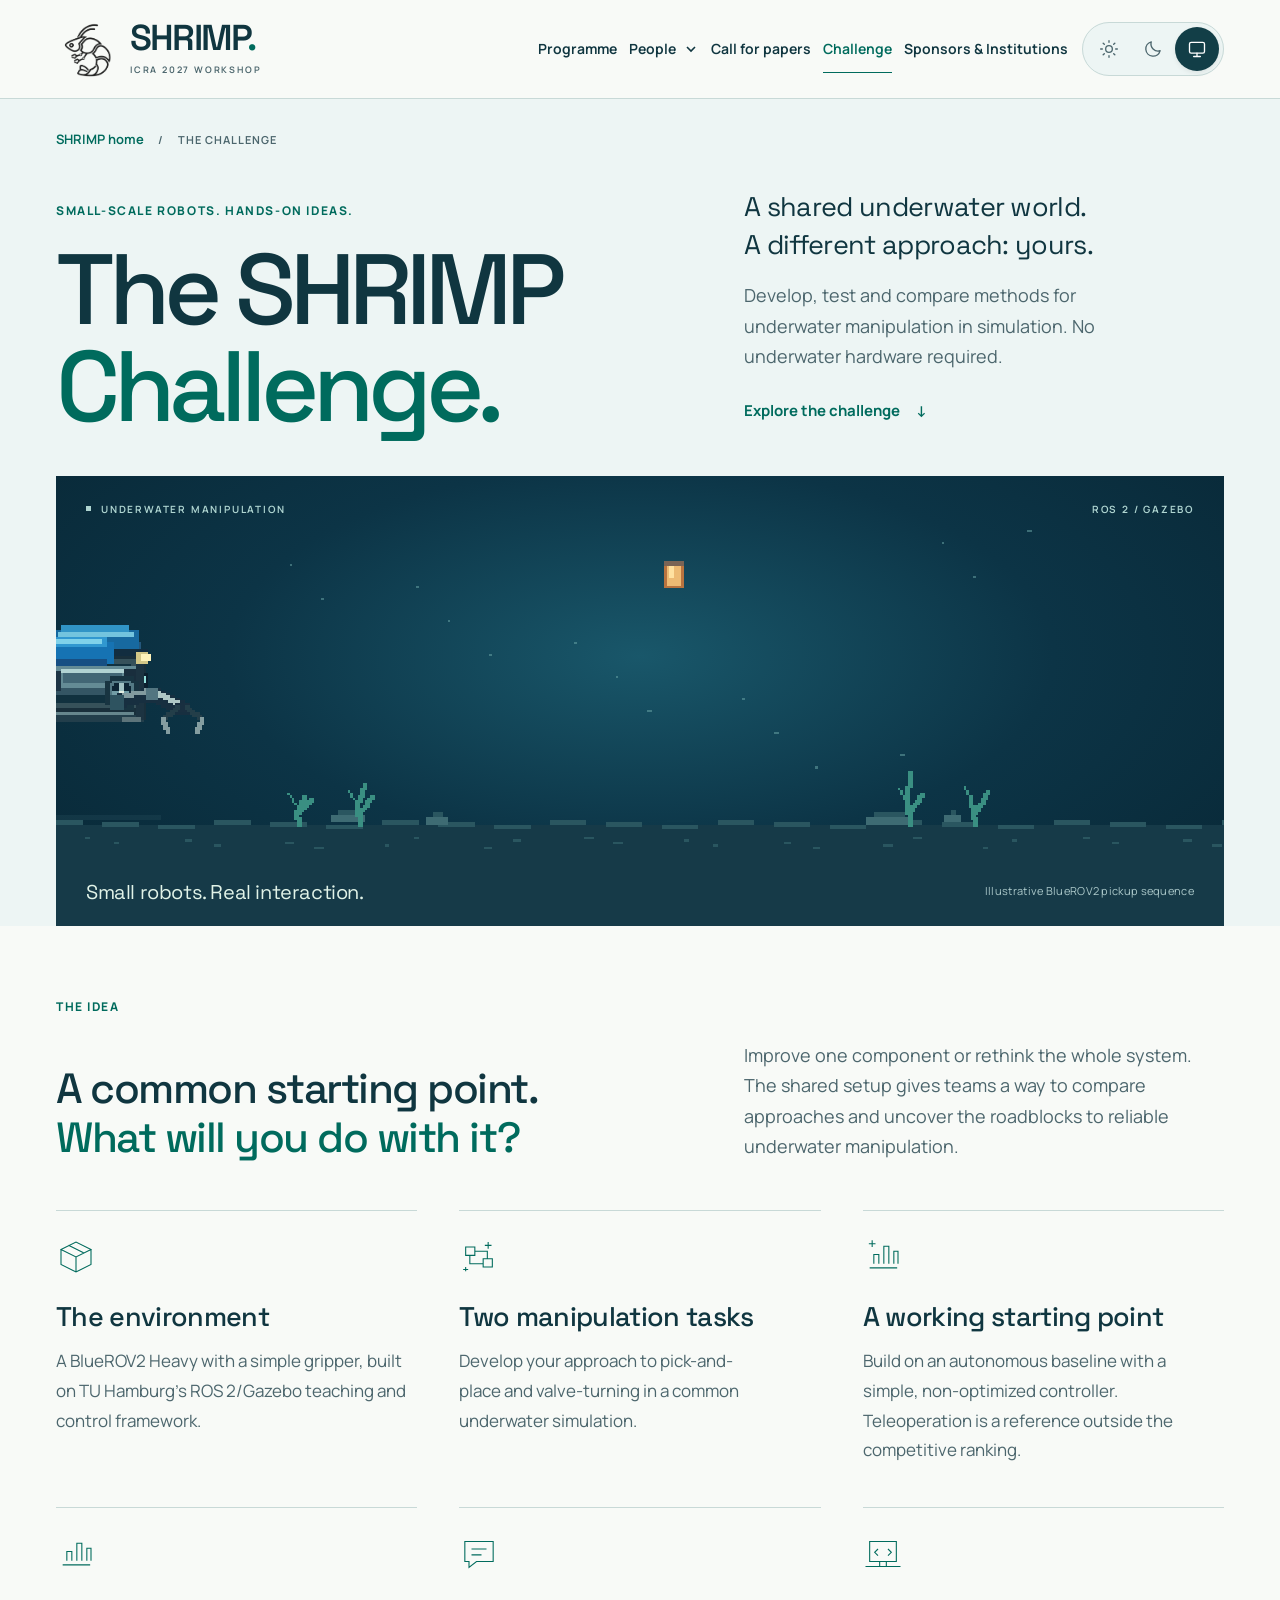
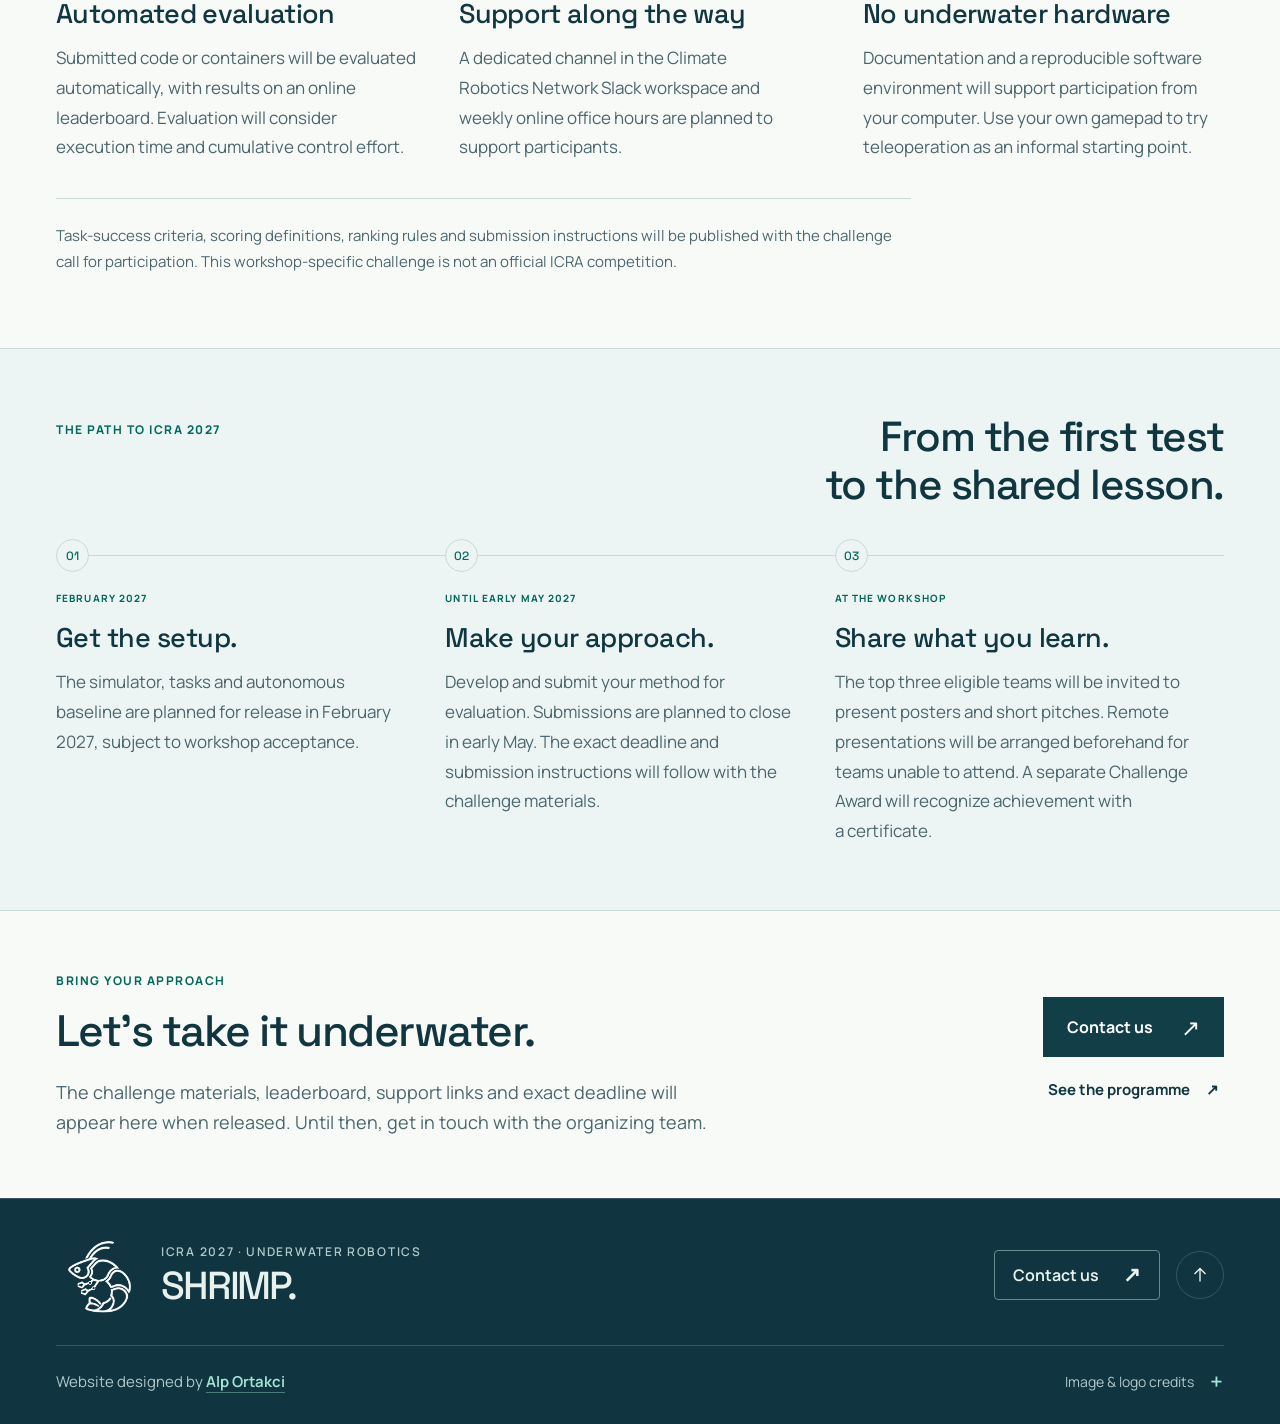
<file: challenge.html>
<!doctype html>
<html lang="en">
<head>
  <meta charset="utf-8">
  <meta name="viewport" content="width=device-width, initial-scale=1">
  <meta name="color-scheme" content="light dark">
  <meta name="theme-color" content="#edf5f4">
  <meta name="robots" content="noindex, nofollow">
  <meta name="description" content="The SHRIMP Challenge at ICRA 2027: BlueROV2 Heavy pick-and-place and valve-turning tasks in ROS 2/Gazebo, with an autonomous baseline and no underwater hardware required.">
  <title>The SHRIMP Challenge | ICRA 2027</title>
  <link rel="canonical" href="https://shrimp-workshop.github.io/challenge.html">
  <meta property="og:type" content="website">
  <meta property="og:site_name" content="SHRIMP | ICRA 2027">
  <meta property="og:title" content="The SHRIMP Challenge | ICRA 2027">
  <meta property="og:description" content="The SHRIMP Challenge at ICRA 2027: BlueROV2 Heavy pick-and-place and valve-turning tasks in ROS 2/Gazebo, with an autonomous baseline and no underwater hardware required.">
  <meta property="og:url" content="https://shrimp-workshop.github.io/challenge.html">
  <meta property="og:image" content="https://shrimp-workshop.github.io/assets/images/shrimp-preview.png">
  <meta property="og:image:type" content="image/png">
  <meta property="og:image:width" content="1200">
  <meta property="og:image:height" content="630">
  <meta property="og:image:alt" content="SHRIMP robotic shrimp logo and workshop title on a dark ocean background. ICRA 2027 underwater robotics.">
  <meta name="twitter:card" content="summary_large_image">
  <meta name="twitter:title" content="The SHRIMP Challenge | ICRA 2027">
  <meta name="twitter:description" content="The SHRIMP Challenge at ICRA 2027: BlueROV2 Heavy pick-and-place and valve-turning tasks in ROS 2/Gazebo, with an autonomous baseline and no underwater hardware required.">
  <meta name="twitter:image" content="https://shrimp-workshop.github.io/assets/images/shrimp-preview.png">
  <meta name="twitter:image:alt" content="SHRIMP robotic shrimp logo and workshop title on a dark ocean background. ICRA 2027 underwater robotics.">
  <link rel="icon" href="assets/favicon.svg" type="image/svg+xml">
  <link rel="preload" href="assets/fonts/space-grotesk.ttf" as="font" type="font/ttf" crossorigin>
  <link rel="preload" href="assets/fonts/manrope.ttf" as="font" type="font/ttf" crossorigin>
  <script src="theme.js"></script>
  <link rel="stylesheet" href="styles.css">
  <script src="app.js" defer></script>
  <script src="rov-animation.js?v=3" defer></script>
</head>
<body class="secondary-page">
  <a class="skip-link" href="#main">Skip to content</a>
  <header class="site-header">
    <div class="container header-inner">
      <a class="brand" href="index.html#overview" aria-label="SHRIMP workshop overview">
        <img class="brand-icon" src="assets/logos/shrimp.png" alt="" width="1254" height="1254" decoding="async">
        <span class="brand-wordmark">SHRIMP<span>.</span><small>ICRA 2027 WORKSHOP</small></span>
      </a>
      <nav class="main-nav" aria-label="Main navigation" id="main-nav">
        <a href="index.html#programme">Programme</a>
        <details class="nav-people">
          <summary>People <svg viewBox="0 0 16 16" aria-hidden="true"><path d="m4 6 4 4 4-4"/></svg></summary>
          <div class="people-links"><a href="index.html#speakers">Speakers</a><a href="index.html#organizers">Organizers</a></div>
        </details>
        <a href="call-for-papers.html">Call for papers</a>
        <a href="challenge.html" aria-current="page">Challenge</a>
        <a href="sponsors-institutions.html">Sponsors &amp; Institutions</a>
      </nav>
      <div class="header-controls">
        <fieldset class="theme-control">
          <legend class="sr-only">Color theme</legend>
          <label class="theme-option" title="Light theme"><input type="radio" name="theme" value="light"><svg viewBox="0 0 24 24" aria-hidden="true"><circle cx="12" cy="12" r="4"/><path d="M12 2v2m0 16v2M2 12h2m16 0h2M5 5l1.4 1.4m11.2 11.2L19 19M5 19l1.4-1.4M17.6 6.4 19 5"/></svg><span class="sr-only">Light theme</span></label>
          <label class="theme-option" title="Dark theme"><input type="radio" name="theme" value="dark"><svg viewBox="0 0 24 24" aria-hidden="true"><path d="M20.5 14.1A8.6 8.6 0 0 1 9.9 3.5 8.7 8.7 0 1 0 20.5 14.1Z"/></svg><span class="sr-only">Dark theme</span></label>
          <label class="theme-option" title="Use device setting"><input type="radio" name="theme" value="system" checked><svg viewBox="0 0 24 24" aria-hidden="true"><rect x="3" y="4" width="18" height="13" rx="2"/><path d="M8 21h8m-4-4v4"/></svg><span class="sr-only">Use device setting</span></label>
        </fieldset>
        <span class="sr-only" id="theme-status" role="status" aria-live="polite"></span>
        <button class="menu-toggle" type="button" aria-label="Toggle navigation" aria-expanded="false" aria-controls="main-nav"><span>Menu</span><svg viewBox="0 0 20 20" aria-hidden="true"><path d="M3 6h14M3 14h14"/></svg></button>
      </div>
    </div>
  </header>

  <main id="main">
    <section class="challenge-masthead" id="top" aria-labelledby="challenge-title">
      <div class="container">
        <div class="challenge-breadcrumb"><a href="index.html">SHRIMP home</a><span aria-hidden="true">/</span><span>THE CHALLENGE</span></div>
        <div class="challenge-title-row">
          <div><p class="eyebrow">SMALL-SCALE ROBOTS. HANDS-ON IDEAS.</p><h1 id="challenge-title">The SHRIMP<br><span>Challenge.</span></h1></div>
          <div class="challenge-deck"><p>A shared underwater world.<br>A different approach: yours.</p><p>Develop, test and compare methods for underwater manipulation in simulation. No underwater hardware required.</p><a class="text-link" href="#challenge-setup">Explore the challenge <span aria-hidden="true">↓</span></a></div>
        </div>
        <figure class="challenge-playground">
          <div class="playground-labels"><span>UNDERWATER MANIPULATION</span><span>ROS 2 / GAZEBO</span></div>
          <div class="rov-scene challenge-rov" role="img" aria-label="A looping pixel BlueROV2 descends, grasps a small object, carries it out of view and returns to collect another."><canvas width="480" height="160" aria-hidden="true"></canvas></div>
          <figcaption><span>Small robots. Real interaction.</span><small>Illustrative BlueROV2 pickup sequence</small></figcaption>
        </figure>
      </div>
    </section>

    <section class="section challenge-brief" id="challenge-setup" aria-labelledby="brief-title">
      <div class="container">
        <div class="challenge-brief-heading"><p class="section-kicker">THE IDEA</p><h2 id="brief-title">A common starting point.<br><span class="accent">What will you do with it?</span></h2><p>Improve one component or rethink the whole system. The shared setup gives teams a way to compare approaches and uncover the roadblocks to reliable underwater manipulation.</p></div>
        <div class="challenge-specs">
          <article><svg viewBox="0 0 48 48" aria-hidden="true"><path d="m6 15 18-9 18 9-18 9-18-9Zm0 0v18l18 9 18-9V15M24 24v18M15 10l18 9"/></svg><h3>The environment</h3><p>A BlueROV2 Heavy with a simple gripper, built on TU Hamburg’s ROS 2/Gazebo teaching and control framework.</p></article>
          <article><svg viewBox="0 0 48 48" aria-hidden="true"><path d="M8 12h11v10H8zM29 26h11v10H29zM19 17h15v9M13 22v10h16M8 36v5m-3-2h6M35 6v8m-4-4h8"/></svg><h3>Two manipulation tasks</h3><p>Develop your approach to pick-and-place and valve-turning in a common underwater simulation.</p></article>
          <article><svg viewBox="0 0 48 48" aria-hidden="true"><path d="M8 37h33M13 32V21h6v11M25 32V11h6v21M37 32V17h5v15M7 8h8m-4-4v8"/></svg><h3>A working starting point</h3><p>Build on an autonomous baseline with a simple, non-optimized controller. Teleoperation is a reference outside the competitive ranking.</p></article>
          <article><svg viewBox="0 0 48 48" aria-hidden="true"><path d="M8 37h33M13 32V21h6v11M25 32V11h6v21M37 32V17h5v15"/></svg><h3>Automated evaluation</h3><p>Submitted code or containers will be evaluated automatically, with results on an online leaderboard. Evaluation will consider execution time and cumulative control effort.</p></article>
          <article><svg viewBox="0 0 48 48" aria-hidden="true"><path d="M7 9h34v24H21l-9 7v-7H7V9ZM15 18h18M15 25h12"/></svg><h3>Support along the way</h3><p>A dedicated channel in the Climate Robotics Network Slack workspace and weekly online office hours are planned to support participants.</p></article>
          <article><svg viewBox="0 0 48 48" aria-hidden="true"><path d="M8 9h32v24H8V9ZM3 39h42M20 33v6m8-6v6M18 18l-4 4 4 4m12-8 4 4-4 4"/></svg><h3>No underwater hardware</h3><p>Documentation and a reproducible software environment will support participation from your computer. Use your own gamepad to try teleoperation as an informal starting point.</p></article>
        </div>
        <p class="challenge-rules-note">Task-success criteria, scoring definitions, ranking rules and submission instructions will be published with the challenge call for participation. This workshop-specific challenge is not an official ICRA competition.</p>
      </div>
    </section>

    <section class="challenge-route" aria-labelledby="route-title">
      <div class="container">
        <div class="challenge-route-heading"><p class="section-kicker">THE PATH TO ICRA 2027</p><h2 id="route-title">From the first test<br>to the shared lesson.</h2></div>
        <ol class="challenge-route-steps">
          <li><span class="route-dot" aria-hidden="true">01</span><p class="eyebrow">FEBRUARY 2027</p><h3>Get the setup.</h3><p>The simulator, tasks and autonomous baseline are planned for release in February 2027, subject to workshop acceptance.</p></li>
          <li><span class="route-dot" aria-hidden="true">02</span><p class="eyebrow">UNTIL EARLY MAY 2027</p><h3>Make your approach.</h3><p>Develop and submit your method for evaluation. Submissions are planned to close in early May. The exact deadline and submission instructions will follow with the challenge materials.</p></li>
          <li><span class="route-dot" aria-hidden="true">03</span><p class="eyebrow">AT THE WORKSHOP</p><h3>Share what you learn.</h3><p>The top three eligible teams will be invited to present posters and short pitches. Remote presentations will be arranged beforehand for teams unable to attend. A separate Challenge Award will recognize achievement with a certificate.</p></li>
        </ol>
      </div>
    </section>

    <section class="challenge-invite" id="challenge-resources" aria-labelledby="invite-title">
      <div class="container challenge-invite-inner"><div><p class="eyebrow">BRING YOUR APPROACH</p><h2 id="invite-title">Let’s take it underwater.</h2><p>The challenge materials, leaderboard, support links and exact deadline will appear here when released. Until then, get in touch with the organizing team.</p></div><div class="challenge-invite-actions"><a class="button button-primary" href="mailto:daniel.duecker@tum.de?subject=SHRIMP%20challenge%20enquiry">Contact us <span aria-hidden="true">↗</span></a><a class="text-link" href="index.html#programme">See the programme <span aria-hidden="true">↗</span></a></div></div>
    </section>
  </main>

  <footer class="site-footer" id="site-footer">
    <div class="container footer-shell">
      <div class="footer-topline">
        <a class="footer-identity" href="index.html" aria-label="SHRIMP, ICRA 2027 workshop home">
          <img class="footer-logo" src="assets/logos/shrimp.png" alt="" width="1254" height="1254" decoding="async">
          <span><span class="footer-eyebrow">ICRA 2027 · UNDERWATER ROBOTICS</span><strong>SHRIMP.</strong></span>
        </a>
        <div class="footer-actions">
          <a class="footer-contact" href="mailto:daniel.duecker@tum.de">Contact us <span aria-hidden="true">↗</span></a>
          <a class="footer-top" href="#top" aria-label="Back to top" title="Back to top"><svg viewBox="0 0 24 24" fill="none" aria-hidden="true"><path d="M12 19V5m-6 6 6-6 6 6"/></svg></a>
        </div>
      </div>
      <div class="footer-bottomline">
        <p class="design-credit">Website designed by <a href="https://www.alportakci.com/">Alp Ortakci</a></p>
        <details class="credits">
          <summary>Image &amp; logo credits <span class="footer-credits-symbol" aria-hidden="true">+</span></summary>
          <div class="credits-content"><p>SHRIMP stands for Small-scale Hardware and Robotics for Intervention and Manipulation in Practice. The pixel BlueROV2 scene is an original illustration inspired by <a href="https://bluerobotics.com/learn/newton-subsea-gripper-installation/">Blue Robotics’ vehicle and gripper reference</a>. It illustrates a pickup sequence rather than the full challenge task or final simulator.</p><p>Underwater photograph: Oceaneering, donated to the public domain by Duncan McLean and uploaded by Frank van Mierlo. <a href="https://commons.wikimedia.org/wiki/File:ROV_working_on_a_subsea_structure.jpg">Original photograph and source</a>. A work-class vehicle is shown as context for underwater intervention, not as the workshop’s small-scale platform.</p><p>Portraits from the public profiles of <a href="https://www.lsu.edu/eng/mie/people/faculty/barbalata.php">Corina Barbalata</a>, <a href="https://marco-tognon-robotics.com/">Marco Tognon</a> and <a href="https://www.ce.cit.tum.de/en/itr/sosnowski/">Stefan Sosnowski</a>. Additional portraits: <a href="https://www.alportakci.com/">Alp Ortakci</a>, <a href="https://sladalley.github.io/">Seyonne Leslie-Dalley</a>, <a href="https://www.tuhh.de/mum/team/wimi/nathalie-bauschmann">Nathalie Bauschmann</a>, <a href="https://cradlerobotics.co.uk/about/team/">Pawel Ladosz</a>, <a href="https://ignaciocarlucho.github.io/People/">Michele Grimaldi</a>, <a href="https://annualreport.mbari.org/2023/">Giancarlo Troni</a>, <a href="https://hippocampusrobotics.github.io/people/">Daniel A. Duecker</a>. Portrait rights remain with their respective owners.</p><p>Institutional logos from official sources: <a href="https://www.tum.de/en/">Technical University of Munich</a> · <a href="https://www.manchester.ac.uk/">University of Manchester</a> · <a href="https://www.tuhh.de/tuhh/en/startpage">Hamburg University of Technology</a> · <a href="https://annualreport.mbari.org/2023/">Monterey Bay Aquarium Research Institute</a> · <a href="https://www.lsu.edu/">Louisiana State University</a> · <a href="https://new.inria.cl/es/node/616">Inria</a> · <a href="https://www.hw.ac.uk/">Heriot-Watt University</a> · <a href="https://thenationalrobotarium.com/">The National Robotarium</a> · <a href="https://reachrobotics.com/support/brand-assets">Reach Robotics</a>. The marks identify affiliations and remain the property of their respective owners.</p></div>
        </details>
      </div>
    </div>
  </footer>
</body>
</html>
</file>
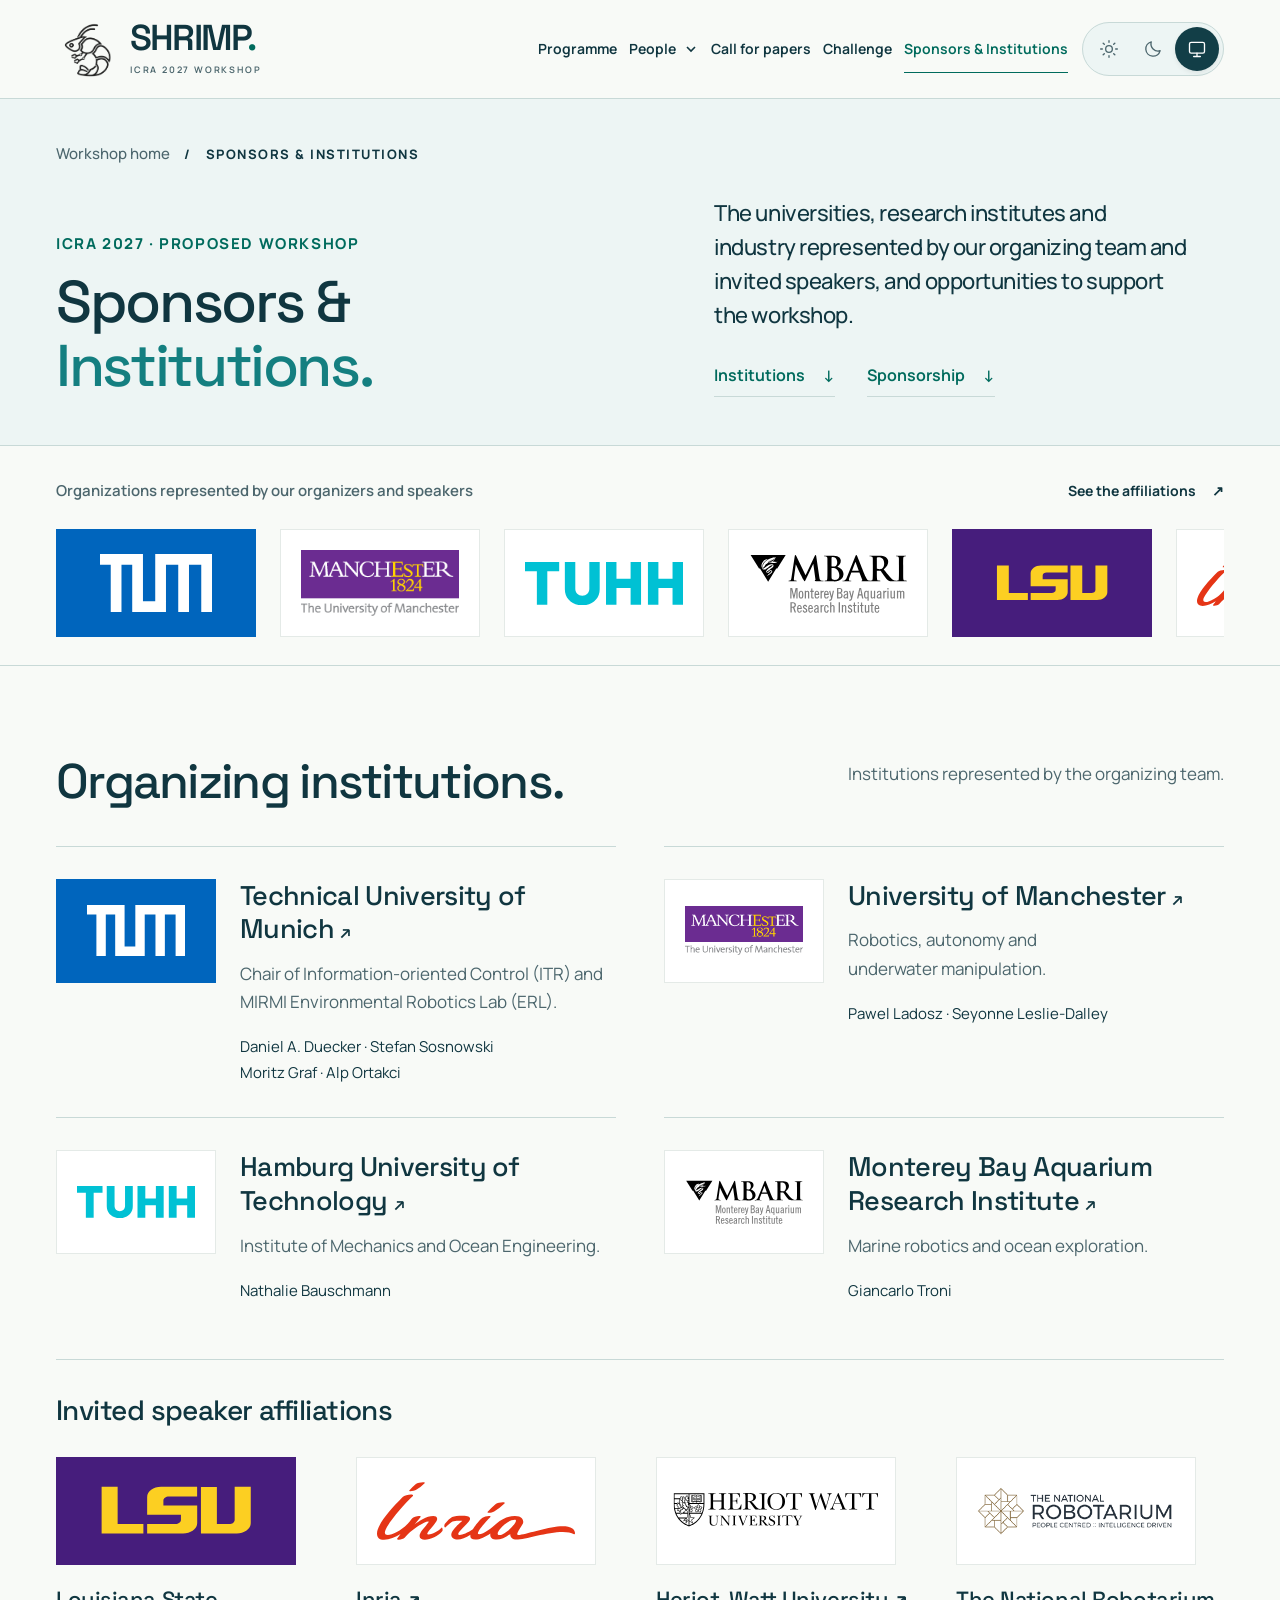
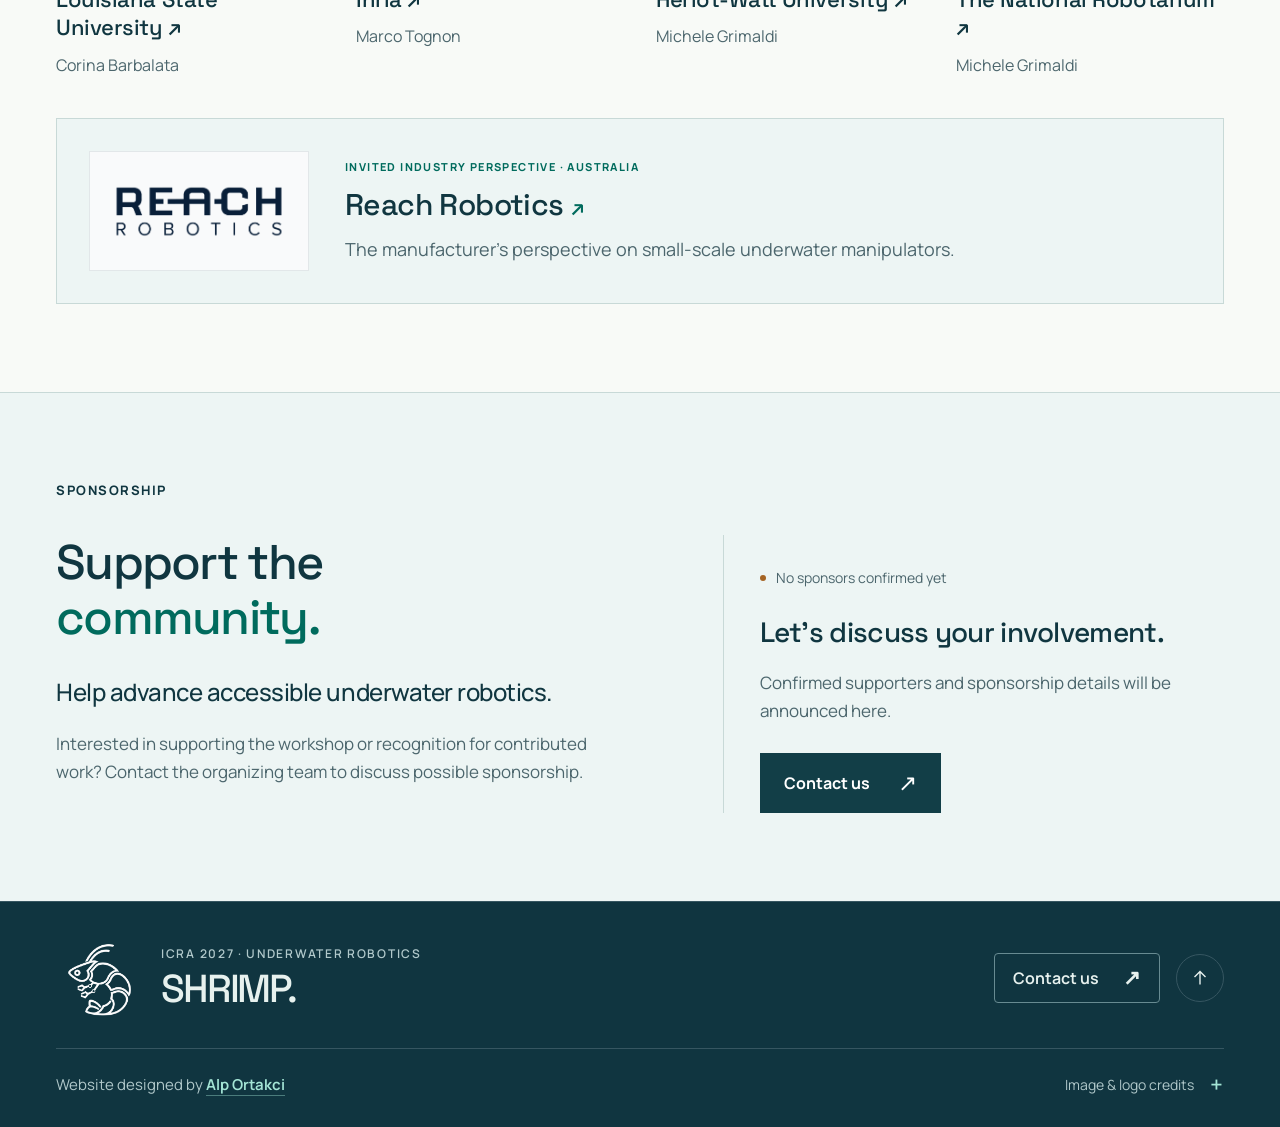
<file: sponsors-institutions.html>
<!doctype html>
<html lang="en">
<head>
  <meta charset="utf-8">
  <meta name="viewport" content="width=device-width, initial-scale=1">
  <meta name="color-scheme" content="light dark">
  <meta name="theme-color" content="#edf5f4">
  <meta name="robots" content="noindex, nofollow">
  <meta name="description" content="Institutions represented by the organizing team and invited speakers, plus sponsorship enquiries for the proposed ICRA 2027 underwater robotics workshop.">
  <title>Sponsors &amp; Institutions | SHRIMP at ICRA 2027</title>
  <link rel="canonical" href="https://shrimp-workshop.github.io/sponsors-institutions.html">
  <meta property="og:type" content="website">
  <meta property="og:site_name" content="SHRIMP | ICRA 2027">
  <meta property="og:title" content="Sponsors &amp; Institutions | SHRIMP at ICRA 2027">
  <meta property="og:description" content="Institutions represented by the organizing team and invited speakers, plus sponsorship enquiries for the proposed ICRA 2027 underwater robotics workshop.">
  <meta property="og:url" content="https://shrimp-workshop.github.io/sponsors-institutions.html">
  <meta property="og:image" content="https://shrimp-workshop.github.io/assets/images/shrimp-preview.png">
  <meta property="og:image:type" content="image/png">
  <meta property="og:image:width" content="1200">
  <meta property="og:image:height" content="630">
  <meta property="og:image:alt" content="SHRIMP robotic shrimp logo and workshop title on a dark ocean background. ICRA 2027 underwater robotics.">
  <meta name="twitter:card" content="summary_large_image">
  <meta name="twitter:title" content="Sponsors &amp; Institutions | SHRIMP at ICRA 2027">
  <meta name="twitter:description" content="Institutions represented by the organizing team and invited speakers, plus sponsorship enquiries for the proposed ICRA 2027 underwater robotics workshop.">
  <meta name="twitter:image" content="https://shrimp-workshop.github.io/assets/images/shrimp-preview.png">
  <meta name="twitter:image:alt" content="SHRIMP robotic shrimp logo and workshop title on a dark ocean background. ICRA 2027 underwater robotics.">
  <link rel="icon" href="assets/favicon.svg" type="image/svg+xml">
  <link rel="preload" href="assets/fonts/space-grotesk.ttf" as="font" type="font/ttf" crossorigin>
  <link rel="preload" href="assets/fonts/manrope.ttf" as="font" type="font/ttf" crossorigin>
  <script src="theme.js"></script>
  <link rel="stylesheet" href="styles.css">
  <script src="app.js" defer></script>
</head>
<body class="secondary-page">
  <a class="skip-link" href="#main">Skip to content</a>
  <header class="site-header">
    <div class="container header-inner">
      <a class="brand" href="index.html#overview" aria-label="SHRIMP workshop overview">
        <img class="brand-icon" src="assets/logos/shrimp.png" alt="" width="1254" height="1254" decoding="async">
        <span class="brand-wordmark">SHRIMP<span>.</span><small>ICRA 2027 WORKSHOP</small></span>
      </a>
      <nav class="main-nav" aria-label="Main navigation" id="main-nav">
        <a href="index.html#programme">Programme</a>
        <details class="nav-people">
          <summary>People <svg viewBox="0 0 16 16" aria-hidden="true"><path d="m4 6 4 4 4-4"/></svg></summary>
          <div class="people-links"><a href="index.html#speakers">Speakers</a><a href="index.html#organizers">Organizers</a></div>
        </details>
        <a href="call-for-papers.html">Call for papers</a>
        <a href="challenge.html">Challenge</a>
        <a href="sponsors-institutions.html" aria-current="page">Sponsors &amp; Institutions</a>
      </nav>
      <div class="header-controls">
        <fieldset class="theme-control">
          <legend class="sr-only">Color theme</legend>
          <label class="theme-option" title="Light theme"><input type="radio" name="theme" value="light"><svg viewBox="0 0 24 24" aria-hidden="true"><circle cx="12" cy="12" r="4"/><path d="M12 2v2m0 16v2M2 12h2m16 0h2M5 5l1.4 1.4m11.2 11.2L19 19M5 19l1.4-1.4M17.6 6.4 19 5"/></svg><span class="sr-only">Light theme</span></label>
          <label class="theme-option" title="Dark theme"><input type="radio" name="theme" value="dark"><svg viewBox="0 0 24 24" aria-hidden="true"><path d="M20.5 14.1A8.6 8.6 0 0 1 9.9 3.5 8.7 8.7 0 1 0 20.5 14.1Z"/></svg><span class="sr-only">Dark theme</span></label>
          <label class="theme-option" title="Use device setting"><input type="radio" name="theme" value="system" checked><svg viewBox="0 0 24 24" aria-hidden="true"><rect x="3" y="4" width="18" height="13" rx="2"/><path d="M8 21h8m-4-4v4"/></svg><span class="sr-only">Use device setting</span></label>
        </fieldset>
        <span class="sr-only" id="theme-status" role="status" aria-live="polite"></span>
        <button class="menu-toggle" type="button" aria-label="Toggle navigation" aria-expanded="false" aria-controls="main-nav"><span>Menu</span><svg viewBox="0 0 20 20" aria-hidden="true"><path d="M3 6h14M3 14h14"/></svg></button>
      </div>
    </div>
  </header>

  <main id="main">
    <section class="page-intro" id="top" aria-labelledby="partners-title">
      <div class="container">
        <div class="section-kicker"><a href="index.html">Workshop home</a><span aria-hidden="true">/</span> SPONSORS &amp; INSTITUTIONS</div>
        <div class="page-intro-grid">
          <div><p class="eyebrow page-eyebrow">ICRA 2027 · PROPOSED WORKSHOP</p><h1 id="partners-title" class="page-title">Sponsors &amp;<br><span>Institutions.</span></h1></div>
          <div><p class="lead">The universities, research institutes and industry represented by our organizing team and invited speakers, and opportunities to support the workshop.</p><nav class="page-jump-links" aria-label="On this page"><a href="#institutions">Institutions <span aria-hidden="true">↓</span></a><a href="#sponsor-opportunities">Sponsorship <span aria-hidden="true">↓</span></a></nav></div>
        </div>
      </div>
    </section>
    <section class="logo-strip" aria-label="Organizations represented by organizers and speakers">
      <div class="container">
        <div class="logo-strip-heading"><p>Organizations represented by our organizers and speakers</p><div class="logo-strip-actions"><a href="#institutions" class="text-link">See the affiliations <span aria-hidden="true">↗</span></a></div></div>
        <div class="logo-viewport"><div class="logo-track"><ul class="logo-group">
          <li><span class="brand-logo brand-tum"><img src="assets/logos/tum.svg" alt="Technical University of Munich" width="184" height="80" decoding="async"></span></li>
          <li><span class="brand-logo brand-manchester"><img src="assets/logos/manchester.png" alt="University of Manchester" width="184" height="80" decoding="async"></span></li>
          <li><span class="brand-logo brand-tuhh"><img src="assets/logos/tuhh.svg" alt="Hamburg University of Technology" width="184" height="80" decoding="async"></span></li>
          <li><span class="brand-logo brand-mbari"><img src="assets/logos/mbari.svg" alt="Monterey Bay Aquarium Research Institute" width="184" height="80" decoding="async"></span></li>
          <li><span class="brand-logo brand-lsu"><img src="assets/logos/lsu.svg" alt="Louisiana State University" width="184" height="80" decoding="async"></span></li>
          <li><span class="brand-logo brand-inria"><img src="assets/logos/inria.svg" alt="Inria" width="184" height="80" decoding="async"></span></li>
          <li><span class="brand-logo brand-heriot-watt"><img src="assets/logos/heriot-watt.svg" alt="Heriot-Watt University" width="184" height="80" decoding="async"></span></li>
          <li><span class="brand-logo brand-robotarium"><img src="assets/logos/robotarium.png" alt="The National Robotarium" width="184" height="80" decoding="async"></span></li>
          <li><span class="brand-logo brand-reach"><img src="assets/logos/reach-robotics.png" alt="Reach Robotics" width="184" height="80" decoding="async"></span></li>
        </ul></div></div>
      </div>
    </section>
    <section class="section institutions-section" id="institutions" aria-labelledby="institutions-title">
      <div class="container">
        <div class="section-heading"><h2 id="institutions-title">Organizing institutions.</h2><p>Institutions represented by the organizing team.</p></div>
        <div class="institution-grid">
          <article class="institution" id="institution-tum"><span class="brand-logo brand-tum"><img src="assets/logos/tum.svg" alt="" width="184" height="80" decoding="async"></span><div><h3><a href="https://www.tum.de/en/">Technical University of Munich <span aria-hidden="true">↗</span></a></h3><p>Chair of Information-oriented Control (ITR) and MIRMI Environmental Robotics Lab (ERL).</p><p class="institution-people">Daniel A. Duecker · Stefan Sosnowski<br>Moritz Graf · Alp Ortakci</p></div></article>
          <article class="institution" id="institution-manchester"><span class="brand-logo brand-manchester"><img src="assets/logos/manchester.png" alt="" width="184" height="80" decoding="async"></span><div><h3><a href="https://www.manchester.ac.uk/">University of Manchester <span aria-hidden="true">↗</span></a></h3><p>Robotics, autonomy and underwater manipulation.</p><p class="institution-people">Pawel Ladosz · Seyonne Leslie-Dalley</p></div></article>
          <article class="institution" id="institution-tuhh"><span class="brand-logo brand-tuhh"><img src="assets/logos/tuhh.svg" alt="" width="184" height="80" decoding="async"></span><div><h3><a href="https://www.tuhh.de/mum">Hamburg University of Technology <span aria-hidden="true">↗</span></a></h3><p>Institute of Mechanics and Ocean Engineering.</p><p class="institution-people">Nathalie Bauschmann</p></div></article>
          <article class="institution" id="institution-mbari"><span class="brand-logo brand-mbari"><img src="assets/logos/mbari.svg" alt="" width="184" height="80" decoding="async"></span><div><h3><a href="https://www.mbari.org/">Monterey Bay Aquarium Research Institute <span aria-hidden="true">↗</span></a></h3><p>Marine robotics and ocean exploration.</p><p class="institution-people">Giancarlo Troni</p></div></article>
        </div>
        <div class="speaker-affiliations"><h3>Invited speaker affiliations</h3><ul>
          <li id="institution-lsu"><span class="brand-logo brand-lsu"><img src="assets/logos/lsu.svg" alt="" width="184" height="80" decoding="async"></span><a href="https://www.lsu.edu/">Louisiana State University <span aria-hidden="true">↗</span></a><span class="institution-person">Corina Barbalata</span></li>
          <li id="institution-inria"><span class="brand-logo brand-inria"><img src="assets/logos/inria.svg" alt="" width="184" height="80" decoding="async"></span><a href="https://www.inria.fr/en">Inria <span aria-hidden="true">↗</span></a><span class="institution-person">Marco Tognon</span></li>
          <li id="institution-heriot-watt"><span class="brand-logo brand-heriot-watt"><img src="assets/logos/heriot-watt.svg" alt="" width="184" height="80" decoding="async"></span><a href="https://www.hw.ac.uk/">Heriot-Watt University <span aria-hidden="true">↗</span></a><span class="institution-person">Michele Grimaldi</span></li>
          <li id="institution-robotarium"><span class="brand-logo brand-robotarium"><img src="assets/logos/robotarium.png" alt="" width="184" height="80" decoding="async"></span><a href="https://thenationalrobotarium.com/">The National Robotarium <span aria-hidden="true">↗</span></a><span class="institution-person">Michele Grimaldi</span></li>
        </ul></div>
        <article class="industry-speaker">
          <a class="brand-logo brand-reach" href="https://reachrobotics.com/" aria-label="Reach Robotics website"><img src="assets/logos/reach-robotics.png" alt="Reach Robotics" width="3044" height="990" loading="lazy"></a>
          <div><p class="eyebrow">INVITED INDUSTRY PERSPECTIVE · AUSTRALIA</p><h3><a href="https://reachrobotics.com/">Reach Robotics <span aria-hidden="true">↗</span></a></h3><p>The manufacturer’s perspective on small-scale underwater manipulators.</p></div>
        </article>
      </div>
    </section>
    <section class="section sponsors" id="sponsor-opportunities" aria-labelledby="sponsors-title">
      <div class="container">
        <div class="section-kicker">SPONSORSHIP</div>
        <div class="sponsor-grid">
          <div><h2 id="sponsors-title">Support the<br><span class="accent">community.</span></h2><p class="lead">Help advance accessible underwater robotics.</p><p>Interested in supporting the workshop or recognition for contributed work? Contact the organizing team to discuss possible sponsorship.</p></div>
          <div class="sponsor-enquiry"><p class="section-status"><span class="pending-dot" aria-hidden="true"></span> No sponsors confirmed yet</p><h3>Let’s discuss your involvement.</h3><p>Confirmed supporters and sponsorship details will be announced here.</p><a class="button button-primary" href="mailto:daniel.duecker@tum.de?subject=ICRA%202027%20SHRIMP%20workshop%20sponsorship%20enquiry">Contact us <span aria-hidden="true">↗</span></a></div>
        </div>
      </div>
    </section>
  </main>

  <footer class="site-footer" id="site-footer">
    <div class="container footer-shell">
      <div class="footer-topline">
        <a class="footer-identity" href="index.html" aria-label="SHRIMP, ICRA 2027 workshop home">
          <img class="footer-logo" src="assets/logos/shrimp.png" alt="" width="1254" height="1254" decoding="async">
          <span><span class="footer-eyebrow">ICRA 2027 · UNDERWATER ROBOTICS</span><strong>SHRIMP.</strong></span>
        </a>
        <div class="footer-actions">
          <a class="footer-contact" href="mailto:daniel.duecker@tum.de">Contact us <span aria-hidden="true">↗</span></a>
          <a class="footer-top" href="#top" aria-label="Back to top" title="Back to top"><svg viewBox="0 0 24 24" fill="none" aria-hidden="true"><path d="M12 19V5m-6 6 6-6 6 6"/></svg></a>
        </div>
      </div>
      <div class="footer-bottomline">
        <p class="design-credit">Website designed by <a href="https://www.alportakci.com/">Alp Ortakci</a></p>
        <details class="credits">
          <summary>Image &amp; logo credits <span class="footer-credits-symbol" aria-hidden="true">+</span></summary>
          <div class="credits-content"><p>SHRIMP stands for Small-scale Hardware and Robotics for Intervention and Manipulation in Practice. The pixel BlueROV2 scene is an original illustration inspired by <a href="https://bluerobotics.com/learn/newton-subsea-gripper-installation/">Blue Robotics’ vehicle and gripper reference</a>. It illustrates a pickup sequence rather than the full challenge task or final simulator.</p><p>Underwater photograph: Oceaneering, donated to the public domain by Duncan McLean and uploaded by Frank van Mierlo. <a href="https://commons.wikimedia.org/wiki/File:ROV_working_on_a_subsea_structure.jpg">Original photograph and source</a>. A work-class vehicle is shown as context for underwater intervention, not as the workshop’s small-scale platform.</p><p>Portraits from the public profiles of <a href="https://www.lsu.edu/eng/mie/people/faculty/barbalata.php">Corina Barbalata</a>, <a href="https://marco-tognon-robotics.com/">Marco Tognon</a> and <a href="https://www.ce.cit.tum.de/en/itr/sosnowski/">Stefan Sosnowski</a>. Additional portraits: <a href="https://www.alportakci.com/">Alp Ortakci</a>, <a href="https://sladalley.github.io/">Seyonne Leslie-Dalley</a>, <a href="https://www.tuhh.de/mum/team/wimi/nathalie-bauschmann">Nathalie Bauschmann</a>, <a href="https://cradlerobotics.co.uk/about/team/">Pawel Ladosz</a>, <a href="https://ignaciocarlucho.github.io/People/">Michele Grimaldi</a>, <a href="https://annualreport.mbari.org/2023/">Giancarlo Troni</a>, <a href="https://hippocampusrobotics.github.io/people/">Daniel A. Duecker</a>. Portrait rights remain with their respective owners.</p><p>Institutional logos from official sources: <a href="https://www.tum.de/en/">Technical University of Munich</a> · <a href="https://www.manchester.ac.uk/">University of Manchester</a> · <a href="https://www.tuhh.de/tuhh/en/startpage">Hamburg University of Technology</a> · <a href="https://annualreport.mbari.org/2023/">Monterey Bay Aquarium Research Institute</a> · <a href="https://www.lsu.edu/">Louisiana State University</a> · <a href="https://new.inria.cl/es/node/616">Inria</a> · <a href="https://www.hw.ac.uk/">Heriot-Watt University</a> · <a href="https://thenationalrobotarium.com/">The National Robotarium</a> · <a href="https://reachrobotics.com/support/brand-assets">Reach Robotics</a>. The marks identify affiliations and remain the property of their respective owners.</p></div>
        </details>
      </div>
    </div>
  </footer>
</body>
</html>
</file>
<file: styles.css>
@font-face{font-family:Manrope;src:url('assets/fonts/manrope.ttf') format('truetype');font-weight:200 800;font-display:swap}
@font-face{font-family:'Space Grotesk';src:url('assets/fonts/space-grotesk.ttf') format('truetype');font-weight:300 700;font-display:swap}

:root{
  color-scheme:light;
  --bg:#f8faf7;--surface:#edf5f4;--surface-raised:#fff;--ink:#103640;--muted:#4c666d;
  --accent:#006b5d;--accent-soft:#d7ece5;--line:#c8d9d7;--button:#123e47;--button-text:#fff;
  --banner:#173f48;--banner-text:#eff8f5;--header:rgba(248,250,247,.96);--hero-accent:#147f80;
  --subtle:#d6e7e6;--focus:#a95409;--grid:rgba(16,91,98,.06);
}
:root[data-theme="dark"]{
  color-scheme:dark;
  --bg:#071b25;--surface:#0c2630;--surface-raised:#11333c;--ink:#e2efec;--muted:#a7c0c6;
  --accent:#9ee7d4;--accent-soft:#153f43;--line:#29444d;--button:#b9eddb;--button-text:#082c35;
  --banner:#153b45;--banner-text:#e7f3ed;--header:rgba(7,27,37,.96);--hero-accent:#98dcd7;
  --subtle:#173943;--focus:#f7c177;--grid:rgba(153,219,220,.045);
}
*{box-sizing:border-box}
html{scroll-behavior:smooth;scroll-padding-top:110px}
body{margin:0;background:var(--bg);color:var(--ink);font-family:Manrope,Arial,sans-serif;font-size:18px;line-height:1.65;-webkit-font-smoothing:antialiased}
button,select{font:inherit}
button,a,select{-webkit-tap-highlight-color:transparent}
button,select{color:inherit}
img{max-width:100%;display:block}
a{color:inherit;text-decoration:none}
a,button,select,summary{touch-action:manipulation}
a:hover{text-decoration-thickness:1px;text-underline-offset:5px}
button{cursor:pointer}
select{cursor:pointer}
::selection{background:var(--accent);color:var(--bg)}
:focus-visible{outline:3px solid var(--focus);outline-offset:5px}
.container{width:min(1320px,calc(100% - 112px));margin-inline:auto}
.sr-only{position:absolute;width:1px;height:1px;padding:0;overflow:hidden;clip:rect(0,0,0,0);white-space:nowrap;border:0}
.skip-link{position:fixed;z-index:100;top:12px;left:12px;padding:10px 20px;background:var(--button);color:var(--button-text);transform:translateY(-160%)}
.skip-link:focus{transform:translateY(0)}
h1,h2,h3,p,figure{margin:0}
h1,h2,h3{font-family:'Space Grotesk',Arial,sans-serif}
h2{font-size:clamp(34px,3.8vw,54px);font-weight:500;letter-spacing:-.035em;line-height:1.14;text-wrap:balance}
h3{font-weight:500;line-height:1.3;letter-spacing:-.02em}p{ text-wrap:pretty }
p+p{margin-top:20px}
.accent{color:var(--accent)}
.eyebrow{font-size:15px;font-weight:750;letter-spacing:1.6px;line-height:1.6}
.review-banner{background:var(--banner);color:var(--banner-text);font-size:15px;letter-spacing:.2px;min-height:34px}
.review-banner .container{display:flex;align-items:center;gap:9px;min-height:34px}
.review-banner strong{font-weight:700}
.review-detail{margin-left:6px;opacity:.84}
.status-dot,.pending-dot{display:inline-block;width:6px;height:6px;border-radius:50%;background:#aee7cc;flex-shrink:0}
.site-header{position:sticky;top:0;z-index:20;background:var(--header);backdrop-filter:blur(16px);border-bottom:1px solid var(--line)}
.header-inner{min-height:98px;display:flex;align-items:center;gap:20px;justify-content:space-between}
.brand{display:flex;align-items:center;gap:10px;font-family:'Space Grotesk',sans-serif;font-size:13px;letter-spacing:.7px;font-weight:600;line-height:1.5;flex-shrink:0}
.brand-mark{width:39px;height:39px;stroke:var(--accent);stroke-width:1.7}
.brand-sub{display:block;font:500 11px/2 Manrope,sans-serif;letter-spacing:1.5px;color:var(--muted)}
.main-nav{display:flex;gap:20px;margin-left:auto;align-items:center;font-size:15px;font-weight:650}
.main-nav a{padding-block:12px;border-bottom:1px solid transparent;white-space:nowrap}
.main-nav a:hover,.main-nav a[aria-current]{color:var(--accent);border-color:var(--accent)}
.header-controls{display:flex;gap:12px;align-items:center;margin-left:8px}
/* Direct theme choices retain native radio keyboard behavior. */
.theme-control{--choice:2;position:relative;isolation:isolate;display:grid;grid-template-columns:repeat(3,44px);gap:0;min-inline-size:0;padding:4px;margin:0;border:1px solid var(--line);border-radius:999px;background:var(--surface);flex-shrink:0}
:root[data-theme-preference="light"] .theme-control{--choice:0}
:root[data-theme-preference="dark"] .theme-control{--choice:1}
.theme-control::before{content:'';position:absolute;z-index:-1;left:4px;top:4px;width:44px;height:44px;border-radius:50%;background:var(--button);box-shadow:0 2px 5px #00000012;transform:translateX(calc(var(--choice)*100%));transition:transform .2s ease,background-color .2s ease}
.theme-option{position:relative;display:grid;place-items:center;width:44px;height:44px;cursor:pointer;color:var(--muted);border-radius:50%;transition:color .15s}
.theme-option input{position:absolute;inset:0;opacity:0;margin:0;width:100%;height:100%;cursor:pointer}
.theme-option svg{width:20px;height:20px;stroke:currentColor;fill:none;stroke-width:1.6;stroke-linecap:round;stroke-linejoin:round;pointer-events:none}
.theme-option:has(input:checked){color:var(--button-text)}
.theme-option:has(input:focus-visible){outline:3px solid var(--focus);outline-offset:3px}
.theme-option:hover:not(:has(input:checked)){color:var(--accent);background:var(--accent-soft)}
.brand-compact{display:none}
body{transition:background-color .18s ease,color .18s ease}
.menu-toggle{display:none;border:0;background:none;padding:10px 0;font-size:16px;align-items:center;gap:8px}
.menu-toggle svg{width:22px;height:22px;stroke:currentColor;stroke-width:1.4;fill:none}

.hero{position:relative;background:var(--surface);overflow:hidden}
.hero-waves{position:absolute;inset:0;pointer-events:none;background-image:linear-gradient(var(--grid) 1px,transparent 1px),linear-gradient(90deg,var(--grid) 1px,transparent 1px);background-size:64px 64px;mask-image:linear-gradient(90deg,transparent,black)}
.hero-grid{position:relative;z-index:2;display:grid;grid-template-columns:1.12fr 1fr;gap:42px;padding-top:58px;padding-bottom:50px;align-items:stretch}
.hero-copy{z-index:2;padding-top:6px}
.hero-copy .eyebrow{font-size:13px;letter-spacing:1.1px;display:flex;gap:9px;align-items:center;margin-bottom:32px}
.small-cross{font-size:27px;line-height:1;color:var(--accent);font-weight:400}
h1{font-size:clamp(50px,5.4vw,78px);letter-spacing:-4px;line-height:1.045;font-weight:500;margin-bottom:24px}
h1>span:not(.title-period){color:var(--hero-accent)}
.title-period{color:var(--accent)}
.hero-subtitle{font-size:24px;font-weight:600;line-height:1.5;letter-spacing:-.35px;max-width:430px}
.hero-intro{font-size:17px;line-height:1.75;color:var(--muted);max-width:450px;margin-top:18px}
.hero-actions{display:flex;align-items:center;gap:23px;margin-top:32px;flex-wrap:wrap}
.button{display:inline-flex;align-items:center;justify-content:space-between;gap:28px;padding:17px 23px;font-size:16px;font-weight:700;border:1px solid transparent;transition:background .2s,transform .2s;line-height:1.5}
.button span{font-size:23px;font-weight:400;line-height:1}
.button-primary{background:var(--button);color:var(--button-text)}
.button-primary:hover{transform:translateY(-2px);background:var(--accent);color:var(--bg)}
.text-link{font-size:15px;font-weight:700;display:inline-flex;gap:16px;align-items:center;line-height:1.5;padding-block:10px}
.text-link:hover{text-decoration:underline}
.hero-visual{position:relative;align-self:stretch;min-height:535px;min-width:0;width:100%;isolation:isolate;background:#03191e;overflow:hidden}
.hero-image{width:100%;height:100%;position:absolute;inset:0;object-fit:cover;object-position:68% 50%;filter:saturate(.55) brightness(.85)}
.image-wash{position:absolute;inset:0;background:linear-gradient(180deg,rgba(4,38,48,.3),transparent 40%,rgba(2,24,32,.9));z-index:1}
.hero-visual::after{content:'';position:absolute;inset:0;box-shadow:inset 0 0 70px 10px #02394355;pointer-events:none;z-index:1}
.hero-shrimps{position:absolute;inset:0;width:100%;height:100%;z-index:1;pointer-events:none;image-rendering:pixelated;image-rendering:crisp-edges;opacity:.78}
.visual-heading{position:absolute;top:24px;left:25px;right:25px;display:flex;justify-content:space-between;font-size:13px;font-weight:700;letter-spacing:2px;color:#d9f7ee;z-index:3}
.visual-heading span:last-child{font-size:24px;line-height:1}
.sonar{position:absolute;top:50%;left:50%;width:112%;transform:translate(-50%,-50%);stroke:#caeee4;stroke-width:.7;opacity:.3;z-index:2}
.sonar-arc{stroke-width:2.5;stroke:#ddffed}
.hero-visual figcaption{position:absolute;left:25px;right:25px;bottom:25px;color:#eaf6f0;z-index:3;line-height:1.6;border-top:1px solid #adc9bf66;padding-top:15px}
.hero-visual figcaption>span{display:block;font-size:16px;font-weight:650}
.hero-visual figcaption small{display:block;font-size:12px;margin-top:4px;color:#c5d4d4}
.hero-meta{position:relative;display:grid;grid-template-columns:1fr 1.65fr 1fr auto;gap:28px;border-top:1px solid var(--line);padding-block:23px 28px}
.hero-meta>div{display:flex;flex-direction:column;gap:4px}
.meta-label{font-size:12px;letter-spacing:1.5px;color:var(--muted);font-weight:650}
.hero-meta strong{font-size:16px;font-weight:600}
.scroll-link{display:flex;align-items:center;gap:35px;font-size:13px;color:var(--muted)}
.scroll-link span:last-child{font-size:26px;color:var(--accent)}

.section{padding-block:88px}
.section-kicker{font-size:13px;letter-spacing:1.5px;display:flex;gap:16px;align-items:center;margin-bottom:34px;font-weight:750;line-height:1.5}
.section-number{color:var(--accent);letter-spacing:0;font-family:'Space Grotesk',sans-serif;font-size:16px;font-weight:500}
.overview-grid{display:grid;grid-template-columns:1fr 1fr;gap:72px}
.overview-copy{font-size:17px;color:var(--muted);max-width:530px}
.lead{font-size:24px;line-height:1.5;color:var(--ink);font-weight:500;letter-spacing:-.02em}
.definition{padding-left:20px;border-left:2px solid var(--accent);font-size:16px}
.definition strong{display:block;color:var(--ink);margin-bottom:4px}
.theme-grid{display:grid;grid-template-columns:repeat(3,1fr);gap:32px;margin-top:48px}
.research-theme{position:relative;padding-top:25px;border-top:1px solid var(--line)}
.theme-index{position:absolute;right:0;top:28px;font-size:13px;color:var(--muted);font-family:'Space Grotesk',sans-serif}
.research-theme svg{width:42px;height:42px;stroke:var(--accent);stroke-width:1.15;fill:none;margin-bottom:24px}
.research-theme h3{font-size:26px;letter-spacing:-.7px;margin-bottom:12px}
.research-theme p{font-size:17px;color:var(--muted);max-width:300px}
.outcome{display:flex;gap:28px;align-items:center;background:var(--accent-soft);padding:32px 36px;margin-top:42px;position:relative;overflow:hidden}
.outcome-symbol{font-family:'Space Grotesk',sans-serif;font-size:65px;font-weight:300;color:var(--accent);line-height:1;align-self:flex-start}
.outcome h3{font-size:28px;letter-spacing:-.6px;margin-top:7px}
.outcome p:not(.eyebrow){color:var(--muted);font-size:16px;margin-top:10px;max-width:660px}
.outcome .eyebrow{font-size:12px;color:var(--accent)}
.round-link{border:1px solid var(--accent);color:var(--accent);border-radius:50%;width:46px;height:46px;display:grid;place-items:center;font-size:28px;flex-shrink:0;margin-left:auto}
.round-link:hover{background:var(--accent);color:var(--bg)}

.speakers{background:var(--surface);border-block:1px solid var(--line)}
.section-heading{display:flex;justify-content:space-between;gap:48px;align-items:flex-start;margin-bottom:36px}
.section-heading>p{color:var(--muted);font-size:17px;max-width:380px;margin-bottom:5px}
.speaker-grid{display:grid;grid-template-columns:repeat(3,1fr);gap:36px}
.speaker-portrait{position:relative;display:block;aspect-ratio:1.37;overflow:hidden;background:var(--subtle);margin-bottom:24px}
.portrait-pending{display:flex;align-items:center;justify-content:center;flex-direction:column;background:var(--subtle);color:var(--accent)}
.portrait-pending>span:first-child{font-family:'Space Grotesk',sans-serif;font-size:70px;font-weight:300;letter-spacing:-4px}
.portrait-pending>small{font-size:12px;letter-spacing:1px;color:var(--muted);margin-top:8px}
.speaker-portrait>img{width:100%;height:100%;object-fit:cover;object-position:50% 30%;filter:saturate(.65);transition:transform .5s,filter .5s}
.speaker:nth-child(2) .speaker-portrait>img{object-position:50% 20%}
.speaker:nth-child(3) .speaker-portrait>img{object-position:50% 35%}
.speaker-portrait:hover>img{transform:scale(1.035);filter:saturate(1)}
.portrait-link{position:absolute;bottom:12px;right:12px;width:35px;height:35px;display:grid;place-items:center;background:var(--bg);color:var(--ink);font-size:24px}
.speaker .eyebrow{color:var(--accent);font-size:12px;letter-spacing:1px;min-height:27px}
.speaker h3{font-size:28px;letter-spacing:-1px;margin-bottom:10px}
.speaker h3 a:hover{text-decoration:underline}
.speaker-topic{font-size:17px;color:var(--muted);max-width:300px}
.speaker-note{display:flex;justify-content:space-between;gap:30px;border-top:1px solid var(--line);margin-top:40px;padding-top:20px;font-size:13px;color:var(--muted)}
.speaker-note p{margin:0}
.speaker-note strong{font-weight:650;color:var(--ink)}
.pending-dot{background:#a56424;margin-right:6px}
:root[data-theme="dark"] .pending-dot{background:#e9be83}

.programme-grid{display:grid;grid-template-columns:1fr 1.5fr;gap:80px;align-items:start}
.programme-grid>*{min-width:0}
.programme-intro{position:sticky;top:125px}
.programme-intro h2{margin-bottom:26px}
.programme-intro>p{font-size:17px;max-width:290px;color:var(--muted)}
.programme-status{display:flex;align-items:center;gap:8px;font-size:13px;color:var(--accent);font-weight:650;margin-top:30px}
.programme-status .status-dot{background:var(--accent)}
.programme-intro>.small-note{font-size:15px;line-height:1.7;margin-top:10px}
.challenge-note{border-top:1px solid var(--line);margin-top:32px;padding-top:25px;max-width:300px}
.challenge-note .eyebrow{font-size:12px;color:var(--accent)}
.challenge-note h3{font-size:20px;margin-top:9px}
.challenge-note p:not(.eyebrow){font-size:15px;color:var(--muted);margin-top:9px}
.schedule{border-collapse:collapse;width:100%;table-layout:fixed;text-align:left}
.schedule thead th{font-size:12px;letter-spacing:1.2px;font-family:Manrope,sans-serif;font-weight:650;color:var(--muted);padding-bottom:21px}
.schedule thead th:first-child{width:100px}
.schedule tbody tr{border-top:1px solid var(--line)}
.schedule tbody th{vertical-align:top;padding:23px 12px 23px 0;font-family:'Space Grotesk',sans-serif;font-weight:500;line-height:1.55;font-size:18px}
.schedule th time,.schedule th span{display:block}
.schedule th span{font-size:15px;color:var(--muted);font-weight:400}
.schedule td{padding:24px 12px 24px 0}
.schedule h3{font-size:20px;letter-spacing:-.4px}
.schedule h3 span{color:var(--accent);padding-left:10px}
.schedule p{font-size:15px;color:var(--muted);margin-top:5px}
.schedule-break{background:var(--surface)}
.schedule-break th,.schedule-highlight th{padding-left:13px!important}
.schedule-highlight{background:var(--accent-soft)}
.schedule-label{font-size:12px;letter-spacing:1px;color:var(--accent);display:block;margin-bottom:7px;font-weight:750}

.organizers{border-top:1px solid var(--line)}
.organizers .section-heading{margin-bottom:36px;align-items:flex-start}
.organizer-grid{display:grid;grid-template-columns:repeat(2,minmax(0,1fr));column-gap:56px}
.organizer{display:flex;align-items:center;gap:28px;padding:36px 0;border-top:1px solid var(--line);min-width:0}
.avatar{background:var(--surface);border:1px solid var(--line);width:124px;height:124px;flex-shrink:0;display:grid;place-items:center;font-size:38px;font-weight:400;font-family:'Space Grotesk',sans-serif;color:var(--accent);object-fit:cover;object-position:50% 28%;border-radius:50%}
.organizer>div{min-width:0}
.organizer h3{font-size:28px;letter-spacing:-.7px;overflow-wrap:anywhere}
.organizer h3 a{display:inline;line-height:1.3}
.organizer h3 a:hover{color:var(--accent)}
.organizer h3 span{font-size:18px;font-family:Manrope,sans-serif;font-weight:400;color:var(--muted);white-space:nowrap;margin-left:5px}
.organizer p{font-size:17px;color:var(--muted);margin-top:9px;line-height:1.6}
.organizer-role{font-size:14px;color:var(--accent);display:block;margin-top:8px}

.call-for-papers{background:var(--surface);border-block:1px solid var(--line)}
.contribution-grid{display:grid;grid-template-columns:1.15fr 1fr;gap:90px;align-items:start}
.contribution-grid>*,.sponsor-grid>*{min-width:0}
.contribution-copy .lead{margin-top:28px}
.contribution-copy>p:not(.lead){font-size:17px;color:var(--muted)}
.contribution-copy h3{font-size:22px;margin-top:34px}
.topic-list{margin:18px 0 0;padding-left:20px;color:var(--muted);font-size:17px}
.topic-list li{padding-left:7px;margin-block:12px;line-height:1.65}
.topic-list li::marker{color:var(--accent)}
.submission-details{padding:32px 36px;background:var(--bg);border:1px solid var(--line)}
.section-status{display:flex;gap:10px;align-items:center;color:var(--muted);font-size:14px;line-height:1.6}
.section-status .pending-dot{margin:0}
.submission-details h3{font-size:28px;letter-spacing:-.5px;margin-top:25px}
.submission-facts{margin:25px 0 0}
.submission-facts>div{border-top:1px solid var(--line);padding:17px 0}
.submission-facts dt{font-size:13px;color:var(--muted);margin-bottom:5px}
.submission-facts dd{font-size:18px;line-height:1.55;font-weight:600;margin:0}
.submission-note{font-size:15px;color:var(--muted);border-top:1px solid var(--line);padding-top:20px}
.submission-details .text-link{font-size:16px;color:var(--accent);margin-top:16px}
.sponsors{background:var(--surface);border-top:1px solid var(--line)}
.sponsor-grid{display:grid;grid-template-columns:1.15fr 1fr;gap:90px}
.sponsor-grid .lead{margin-top:28px}
.sponsor-grid p:not(.lead):not(.section-status){font-size:17px;color:var(--muted)}
.sponsor-enquiry{padding:32px 0 0 36px;border-left:1px solid var(--line);align-self:center}
.sponsor-enquiry h3{font-size:28px;margin-top:25px;letter-spacing:-.7px}
.sponsor-enquiry p+h3+p{margin-top:18px}
.sponsor-enquiry .button{margin-top:28px}

.page-intro{padding:44px 0 48px;background:var(--surface);border-bottom:1px solid var(--line)}
.page-title{font-size:clamp(44px,4.6vw,68px);line-height:1.08;letter-spacing:-.04em;margin:14px 0 0;text-wrap:balance}
.page-eyebrow{color:var(--accent)}
.page-intro .lead{max-width:740px}
.page-content{padding-top:65px;min-height:calc(100vh - 290px);border-top:0}
.page-content .contribution-grid{grid-template-columns:1.15fr 1fr;gap:80px}
.page-content .section-kicker,.page-intro .section-kicker{margin-bottom:30px;flex-wrap:wrap;gap:14px}
.section-kicker>a{color:var(--muted);letter-spacing:0;font-size:15px;font-weight:500}
.section-kicker>a:hover{text-decoration:underline}
.subsection-title{font-size:28px;line-height:1.3;letter-spacing:-.7px;margin-top:30px}
.submission-details .subsection-title{margin-top:25px}
.related-pages{display:flex;gap:24px;flex-wrap:wrap}
.related-pages a{color:var(--accent);text-decoration:underline;text-underline-offset:5px}
.related-pages a span{display:inline-block;margin-left:6px}
.page-jump-links{display:flex;gap:32px;flex-wrap:wrap;margin-top:30px;font-size:16px;font-weight:650}
.page-jump-links a{display:flex;align-items:center;gap:18px;color:var(--accent);padding-block:8px;border-bottom:1px solid var(--line)}
.institution-grid{display:grid;grid-template-columns:repeat(2,minmax(0,1fr));gap:0 48px}
.institution{display:grid;grid-template-columns:160px minmax(0,1fr);gap:24px;padding:32px 0;border-top:1px solid var(--line);align-items:start}
.institution h3{font-size:27px;letter-spacing:-.025em;line-height:1.25}
.institution h3 span{font-size:18px;white-space:nowrap}
.institution h3 a:hover{text-decoration:underline}
.institution p{color:var(--muted);font-size:17px;margin-top:14px;line-height:1.65}
.institution p.institution-people{color:var(--ink);font-size:15px;margin-top:18px;line-height:1.7}
.speaker-affiliations{border-top:1px solid var(--line);margin-top:24px;padding-top:32px}
.speaker-affiliations h3{font-size:28px}
.speaker-affiliations ul{display:grid;grid-template-columns:repeat(4,minmax(0,1fr));gap:32px;padding:0;margin:28px 0 0;list-style:none}
.speaker-affiliations li>a{font-family:'Space Grotesk',Arial,sans-serif;font-size:22px;font-weight:500;display:block;line-height:1.3;margin-top:20px;letter-spacing:-.02em}
.speaker-affiliations li>a:hover{color:var(--accent)}
.speaker-affiliations .institution-person{display:block;color:var(--muted);font-size:16px;margin-top:10px}

.contact-section{background:var(--accent-soft);border-block:1px solid var(--line);padding-block:64px}
.contact-inner{display:flex;align-items:center;justify-content:space-between;gap:40px}
.contact-inner .eyebrow{font-size:12px;color:var(--accent);margin-bottom:16px}
.contact-inner h2{font-size:42px;letter-spacing:-1.8px}
.contact-inner p:not(.eyebrow){font-size:16px;color:var(--muted);margin-top:17px}
.contact-inner .button{flex-shrink:0}
.site-footer{padding-block:34px 25px}
.footer-main{display:flex;align-items:center;justify-content:space-between;gap:30px}
.footer-brand{font-family:'Space Grotesk',sans-serif;font-size:17px;font-weight:600;letter-spacing:-.3px}
.footer-brand span{display:block;font:500 12px/1.7 Manrope,sans-serif;color:var(--muted);letter-spacing:1px;margin-top:3px}
.footer-main p{font-size:13px;color:var(--muted)}
.footer-main .text-link{font-size:13px}
.credits{margin-top:22px;font-size:13px;color:var(--muted);border-top:1px solid var(--line);padding-top:18px}
.credits summary{cursor:pointer;width:fit-content;min-height:26px}
.credits p{max-width:850px;margin-top:12px}
.credits a{text-decoration:underline;text-underline-offset:3px}
:root:not(.js) .header-inner{flex-wrap:wrap;padding-block:15px}
:root:not(.js) .header-controls{display:none}
:root:not(.js) .main-nav{display:flex;position:static;flex-direction:row;flex-wrap:wrap;box-shadow:none;border:0;padding:0;gap:15px}

@media(min-width:1600px){.hero-grid{padding-block:72px 64px}.hero-visual{min-height:590px}.hero-copy{padding-top:16px}h1{font-size:87px}.hero-copy .eyebrow{margin-bottom:40px}.hero-actions{margin-top:40px}}
@media(max-width:1200px){.container{width:calc(100% - 72px)}.main-nav{gap:21px}.header-inner{gap:15px}.header-controls{margin-left:3px}.hero-grid{gap:28px}.hero-visual{min-height:510px}.hero-actions{gap:12px}.hero-actions .text-link{font-size:13px}h1{font-size:clamp(48px,5.6vw,70px);letter-spacing:-3px}.hero-subtitle{font-size:22px}.overview-grid{gap:65px}.programme-grid{gap:65px}.speaker-grid{gap:24px}.speaker h3{font-size:26px}}
@media(max-width:1200px){
  .header-inner{min-height:78px}.menu-toggle{display:flex}.header-controls{margin-left:auto}
  .main-nav{display:none;position:absolute;top:100%;left:0;right:0;background:var(--bg);border-bottom:1px solid var(--line);padding:18px 36px;gap:0;flex-direction:column;align-items:stretch;box-shadow:0 12px 20px #0000000a}
  .main-nav.is-open{display:flex}.main-nav a{padding:15px 0;font-size:17px}.hero-grid{gap:28px;padding-top:42px}.hero-copy .eyebrow{font-size:12px;letter-spacing:.6px;margin-bottom:25px}.hero-copy{padding-top:0}.hero-visual{min-height:495px}
  h1{font-size:clamp(43px,5.9vw,58px);letter-spacing:-2.5px}.hero-subtitle{font-size:20px}.hero-intro{font-size:16px}.hero-actions{gap:8px;align-items:flex-start;flex-direction:column;margin-top:24px}.hero-actions .text-link{font-size:15px}
  .hero-meta{grid-template-columns:1fr 1.5fr 1fr;gap:20px}.scroll-link{display:none}.hero-meta strong{font-size:13px}.hero-visual figcaption{left:17px;right:17px;bottom:18px}.visual-heading{left:17px;right:17px;font-size:12px}
  .hero-visual figcaption small{font-size:12px}.section{padding-block:75px}.overview-grid{gap:40px}.lead{font-size:22px}.overview-copy{font-size:16px}.theme-grid{gap:24px}.research-theme h3{font-size:24px}.outcome{padding:27px;gap:20px}.outcome h3{font-size:26px}
  .section-heading{gap:35px}.section-heading>p{max-width:270px;font-size:16px}.speaker h3{font-size:24px;letter-spacing:-.5px}.speaker .eyebrow{min-height:34px}.speaker-topic{font-size:16px}.speaker-note{font-size:12px}.programme-grid{gap:45px;grid-template-columns:1fr 1.55fr}.schedule thead th:first-child{width:76px}.schedule h3{font-size:18px}.schedule p{font-size:13px}.schedule tbody th{font-size:17px}.contact-inner h2{font-size:36px}.footer-main{gap:20px}.footer-main p{font-size:12px}
}
@media(max-width:700px){
  html{scroll-padding-top:92px}.container{width:calc(100% - 40px)}.review-banner .container{min-height:31px}.review-banner{font-size:12px}.review-detail{font-size:12px;margin-left:0}.brand{font-size:12px;gap:7px;letter-spacing:.8px}.brand-sub{font-size:11px;letter-spacing:.7px}.brand-mark{width:29px;height:29px}.header-inner{min-height:70px;gap:8px}.header-controls{gap:12px}.menu-toggle{font-size:13px;gap:4px}.menu-toggle svg{width:17px}.main-nav{padding-inline:20px}
  .hero-grid{grid-template-columns:1fr;padding-top:34px;padding-bottom:28px;gap:30px}.hero-copy .eyebrow{font-size:12px;margin-bottom:23px;letter-spacing:.7px}.small-cross{font-size:24px}h1{font-size:clamp(46px,10.3vw,70px);letter-spacing:-2.6px;line-height:1.04;margin-bottom:24px}.hero-subtitle{font-size:22px;max-width:360px}.desktop-break{display:none}.hero-intro{font-size:16px;max-width:410px;margin-top:14px}.hero-actions{flex-direction:row;align-items:center;gap:20px;margin-top:24px}.button{padding:16px 18px;font-size:15px;gap:18px}.hero-actions .text-link{font-size:13px;gap:10px}.hero-visual{min-height:310px;aspect-ratio:1.4}.hero-image{object-position:50% 52%}.visual-heading{top:18px;font-size:12px}.sonar{width:75%}.hero-visual figcaption>span{font-size:15px}.hero-visual figcaption small{font-size:12px}.hero-meta{grid-template-columns:1fr 1fr;padding-block:18px 24px;gap:18px 20px}.hero-meta>div:nth-child(2){grid-column:2;grid-row:1/3;justify-content:center}.hero-meta strong{font-size:15px}.meta-label{font-size:12px}
  .section{padding-block:60px}.section-kicker{font-size:12px;margin-bottom:26px}.overview-grid{grid-template-columns:1fr;gap:30px}h2{font-size:39px;letter-spacing:-1.8px}.overview-copy{font-size:17px;max-width:none}.lead{font-size:22px}.definition{font-size:16px}.theme-grid{grid-template-columns:1fr;gap:24px;margin-top:40px}.research-theme{padding:22px 0 0 62px;min-height:103px}.research-theme svg{position:absolute;left:0;top:22px;width:37px;margin:0}.theme-index{font-size:12px;top:24px}.research-theme h3{font-size:24px;padding-right:24px;margin-bottom:9px}.research-theme p{font-size:16px;max-width:400px}.outcome{margin-top:36px;padding:25px 22px;gap:15px;align-items:flex-start}.outcome-symbol{font-size:36px}.outcome h3{font-size:24px}.outcome p:not(.eyebrow){font-size:15px}.outcome .round-link{display:none}
  .section-heading{display:block;margin-bottom:32px}.section-heading>p{font-size:17px;max-width:350px;margin-top:22px}.speaker-grid{grid-template-columns:1fr;gap:35px}.speaker{display:grid;grid-template-columns:122px 1fr;gap:0 20px;align-content:start}.speaker-portrait{grid-row:1/4;margin-bottom:0;aspect-ratio:.82}.speaker .eyebrow{font-size:12px;min-height:0;margin-bottom:9px;align-self:end}.speaker h3{font-size:27px;margin-bottom:7px;line-height:1.2}.speaker-topic{font-size:16px;line-height:1.7}.speaker-portrait>img{object-position:50% 25%}.portrait-link{width:27px;height:27px;font-size:18px;right:8px;bottom:8px}.speaker-note{display:block;margin-top:28px;font-size:13px}.speaker-note p+p{margin-top:13px}
  .programme-grid{grid-template-columns:1fr;gap:38px}.programme-intro{position:static}.programme-intro h2 br:nth-child(2){display:none}.programme-intro>p{max-width:400px}.programme-intro>.small-note{max-width:390px}.programme-status{margin-top:23px}.challenge-note{max-width:none;margin-top:25px}.challenge-note p:not(.eyebrow){font-size:16px}.schedule thead th:first-child{width:80px}.schedule h3{font-size:18px}.schedule p{font-size:15px}.schedule td{padding-block:22px}.schedule tbody th{padding-block:21px;font-size:18px}
  .contact-section{padding-block:45px}.contact-inner{display:block}.contact-inner h2{font-size:35px}.contact-inner .button{margin-top:28px}.contact-inner p:not(.eyebrow){font-size:16px}.footer-main{display:flex;flex-wrap:wrap;gap:19px;justify-content:space-between}.footer-main p{order:3;width:100%;font-size:13px}.footer-main .text-link{font-size:12px;gap:10px}.footer-brand{font-size:16px}.credits{margin-top:19px;font-size:12px}
}
@media(max-width:380px){.review-detail{display:none}.brand-sub{font-size:11px}.brand{font-size:12px}.brand-mark{width:25px}.header-controls{gap:8px}.menu-toggle span{display:none}.menu-toggle{padding:12px 3px}h1{font-size:40px;letter-spacing:-2px}.hero-actions{gap:6px 20px}.hero-actions .text-link{font-size:13px}.hero-copy .eyebrow{font-size:11px}.hero-subtitle{font-size:18px}.speaker{grid-template-columns:100px 1fr;gap:0 15px}.speaker h3{font-size:24px}.speaker-topic{font-size:15px}}
@media(max-width:1200px){
  .header-inner{min-height:88px}.brand{font-size:13px}.brand-sub{font-size:11px}
  .menu-toggle{font-size:15px;min-height:44px;gap:8px}.main-nav a{font-size:18px}
  .contribution-grid,.sponsor-grid{gap:45px}
  .organizer-grid{column-gap:40px}.organizer{gap:22px}.avatar{width:105px;height:105px;font-size:34px}.organizer h3{font-size:26px}
  .programme-intro{position:static}.programme-grid{grid-template-columns:1fr 1.5fr}
  .schedule thead th:first-child{width:85px}
}
@media(max-width:900px){
  .organizer-grid{grid-template-columns:1fr 1fr;gap:0 30px}.organizer{align-items:flex-start;flex-direction:column;padding-block:30px}.avatar{width:112px;height:112px}.organizer h3{font-size:26px}.organizer p{font-size:16px}
  .contribution-grid,.sponsor-grid{grid-template-columns:1fr;gap:35px}.submission-details{padding:30px}.sponsor-enquiry{border-left:0;border-top:1px solid var(--line);padding:30px 0 0}
}
@media(max-width:700px){
  .header-inner{min-height:78px;gap:8px}.brand-full{display:none}.brand-compact{display:block;font-size:14px;letter-spacing:1px;line-height:1.3}.brand-mark{width:31px;height:31px}.brand{gap:8px}.header-controls{gap:10px;margin-left:auto}.menu-toggle{padding:0;justify-content:center;width:44px;height:44px}.menu-toggle span{display:none}.menu-toggle svg{width:22px;height:22px}
  .review-banner .container{padding-block:6px;gap:8px;flex-wrap:wrap}.review-detail{display:none}
  .main-nav{max-height:calc(100dvh - 80px);overflow:auto}.main-nav a{font-size:18px}
  .hero-copy .eyebrow{flex-wrap:wrap;font-size:11px}.hero-subtitle{font-size:22px}.hero-intro{font-size:17px}.hero-actions .text-link{font-size:15px}.hero-actions{gap:12px 24px}.button{font-size:16px}.text-link{font-size:15px}.hero-meta strong{font-size:15px}.hero-meta>div:nth-child(2){grid-row:auto;grid-column:auto}.hero-meta>div:nth-child(3){grid-column:1/-1}
  .hero-visual{min-height:340px}.hero-visual figcaption small{font-size:12px}.visual-heading{font-size:12px}.hero-visual figcaption>span{font-size:15px}
  .overview-copy{font-size:17px}.lead{font-size:22px}.definition{font-size:16px}.research-theme p{font-size:17px}.section-heading>p{max-width:none;font-size:17px}.outcome p:not(.eyebrow){font-size:16px}
  .speaker{grid-template-columns:120px minmax(0,1fr);gap:0 20px}.speaker h3{font-size:25px}.speaker-topic{font-size:16px}.speaker .eyebrow{font-size:11px}.speaker-note{font-size:14px}
  .programme-grid{grid-template-columns:1fr}.programme-intro>p{font-size:17px}.programme-intro>.small-note{font-size:15px}.challenge-note p:not(.eyebrow){font-size:16px}.schedule h3{font-size:20px}.schedule p{font-size:16px}.schedule tbody th{font-size:18px}.schedule th span{font-size:14px}.schedule thead th:first-child{width:80px}
  .organizers .section-heading{margin-bottom:36px}.organizer-grid{grid-template-columns:1fr}.organizer{align-items:center;flex-direction:row;padding:28px 0;gap:22px}.avatar{width:96px;height:96px;font-size:31px}.organizer h3{font-size:25px}.organizer p{font-size:16px}.organizer-role{font-size:14px}
  .contribution-copy h2,.sponsor-grid h2{font-size:38px}.submission-details{padding:25px}.submission-details h3,.sponsor-enquiry h3{font-size:26px}.submission-facts dd{font-size:17px}.submission-facts dt{font-size:14px}
  .contact-inner p:not(.eyebrow){font-size:16px}.footer-main p{font-size:14px}.footer-main .text-link{font-size:13px}.credits{font-size:13px}
}
@media(max-width:380px){
  .container{width:calc(100% - 32px)}.header-inner{gap:4px}.brand-mark{width:25px;height:25px}.brand{gap:5px}.brand-compact{font-size:12px}.header-controls{gap:6px}
  .theme-control{grid-template-columns:repeat(3,42px);padding:3px}.theme-option{width:42px;height:44px}.theme-control::before{width:42px;height:44px;top:3px;left:3px}.menu-toggle{width:38px}
  .hero-copy .eyebrow{font-size:10px}.hero-subtitle{font-size:21px}.speaker{grid-template-columns:1fr;gap:12px}.speaker-portrait{grid-row:auto;width:100%;aspect-ratio:1.45}.speaker h3{font-size:26px}.speaker-topic{font-size:16px}
  .organizer{gap:16px}.avatar{width:80px;height:80px;font-size:28px}.organizer h3{font-size:23px}.organizer p{font-size:16px}.schedule thead th:first-child{width:68px}.schedule h3{font-size:19px}.schedule p{font-size:15px}
}
@media(min-width:1201px) and (max-width:1400px){.main-nav{gap:14px;font-size:14px}.header-inner{gap:14px}.header-controls{margin-left:0}.brand{font-size:12px}.brand-sub{font-size:10px;letter-spacing:1px}}
@media(max-width:900px){.page-content .contribution-grid{grid-template-columns:1fr;gap:35px}.institution-grid{gap:0 35px}.institution h3{font-size:26px}.speaker-affiliations ul{grid-template-columns:1fr;gap:25px}}
@media(max-width:700px){.page-intro,.page-content{padding-top:35px}.page-title{font-size:clamp(42px,10vw,64px);letter-spacing:-2px}.page-intro .lead{font-size:21px}.page-jump-links{gap:15px 25px;font-size:16px}.institution-grid{grid-template-columns:1fr}.institution h3{font-size:27px}.institution{padding-block:28px}.institutions-section .section-heading h2{font-size:34px}.page-content .section-kicker,.page-intro .section-kicker{font-size:11px;gap:10px}.related-pages{gap:15px;font-size:16px}}

/* Institutional marks retain their original colors in both themes. */
.brand-logo{display:flex;align-items:center;justify-content:center;flex:none;background:#fff;width:200px;height:108px;padding:20px;border:1px solid #e4eae7}
.brand-logo img{width:100%;height:100%;object-fit:contain}
.brand-tum{background:#0065bd;border-color:#0065bd;padding:24px 42px}
.brand-lsu{background:#461d7c;border-color:#461d7c;padding:27px 42px}
.brand-heriot-watt{padding-inline:16px}
.institution>.brand-logo{width:160px;height:104px}
.institution>.brand-tum{padding-inline:30px}
.speaker-affiliations .brand-logo{width:100%;max-width:240px;height:108px}
.logo-strip{padding:24px 0 28px;border-bottom:1px solid var(--line);background:var(--bg)}
.logo-strip-heading{display:flex;align-items:center;justify-content:space-between;gap:24px;margin-bottom:18px}
.logo-strip-heading>p{font-size:15px;color:var(--muted);font-weight:600;line-height:1.5}
.logo-strip-actions{display:flex;align-items:center;gap:24px;flex-shrink:0}
.logo-strip-actions>.text-link{font-size:14px}
.logo-viewport{overflow:hidden}
.logo-group{display:grid;grid-template-columns:repeat(4,minmax(0,1fr));gap:20px;list-style:none;padding:0;margin:0}
.logo-group li{display:flex;justify-content:center}
.logo-group .brand-logo{width:100%;max-width:260px}
.logo-group-duplicate{display:none}
.logo-strip.is-animated .logo-track{display:flex;width:max-content;animation:logo-drift 40s linear infinite}
.logo-strip.is-animated .logo-group{display:flex;flex-shrink:0;gap:24px;padding-right:24px}
.logo-strip.is-animated .brand-logo{width:200px}
.logo-strip.is-animated .logo-group-duplicate{display:flex}
@keyframes logo-drift{to{transform:translateX(-50%)}}
.page-intro-grid{display:grid;grid-template-columns:1.15fr 1fr;align-items:end;gap:72px}
.page-intro-grid>.lead,.page-intro-grid>div>.lead{max-width:520px;font-size:22px;line-height:1.55;margin-bottom:3px}
.page-intro .page-jump-links{margin-top:22px}
.paper-details .contribution-grid{grid-template-columns:1.15fr 1fr;gap:72px}
.contribution-copy>p.section-kicker{color:var(--accent);font-size:13px;margin:0 0 18px}
.contribution-copy>p:not(.section-kicker){max-width:58ch;font-size:18px;line-height:1.75;color:var(--muted);margin-top:24px}
.contribution-copy h2{font-size:clamp(34px,3vw,44px);line-height:1.18;letter-spacing:-.03em}
.contribution-copy h3{font-size:26px;margin-top:30px;letter-spacing:-.025em}
.topic-list{font-size:18px;line-height:1.65;margin-top:14px}
.topic-list li{margin-block:10px}
.contribution-copy>p.contribution-context{font-size:16px;margin-top:26px;padding-top:24px;border-top:1px solid var(--line)}
.contribution-copy>.text-link{margin-top:12px;color:var(--accent);font-size:16px}
.submission-details{background:var(--surface);padding:32px}
.submission-details .subsection-title{font-size:30px;margin-top:22px;letter-spacing:-.025em}
.submission-facts dt{font-size:14px}
.submission-facts>div{padding-block:18px}
.footer-main p{font-size:14px;line-height:1.6;max-width:350px}
.footer-meta{display:flex;align-items:center;justify-content:space-between;gap:24px;margin-top:24px;padding-top:20px;border-top:1px solid var(--line)}
.design-credit{font-size:15px;color:var(--muted)}
.design-credit a{color:var(--ink);font-weight:650;text-decoration:underline;text-underline-offset:4px;text-decoration-color:var(--line)}
.design-credit a:hover{text-decoration-color:var(--accent);color:var(--accent)}
.footer-meta .text-link{font-size:15px;color:var(--accent)}
.credits{border-top:0;margin-top:8px;padding-top:0}
@media(min-width:701px){
  .section-heading>p{padding-top:6px;margin-bottom:0;line-height:1.65}
  .overview-copy{font-size:18px;line-height:1.75}.research-theme p,.speaker-topic{font-size:18px;line-height:1.65}
  .speaker h3{font-size:28px;letter-spacing:-.025em}.speaker .eyebrow{font-size:12px;line-height:1.65;min-height:40px}
  .speaker-note{font-size:14px;line-height:1.65}.programme-intro>p{font-size:18px;max-width:34ch}.programme-intro>.small-note{font-size:16px}
  .challenge-note{max-width:38ch}.challenge-note p:not(.eyebrow){font-size:16px}.challenge-note h3{font-size:24px}
  .schedule h3{font-size:22px}.schedule p{font-size:16px;line-height:1.65}.schedule tbody th{font-size:19px}
}
@media(max-width:1100px){
  .institution{grid-template-columns:1fr;gap:22px}.institution>.brand-logo{width:200px}
  .page-intro-grid{gap:40px}.logo-strip-heading{gap:16px}.logo-strip-actions{gap:16px}
  .speaker-affiliations ul{grid-template-columns:repeat(2,minmax(0,1fr));gap:32px}
}
@media(max-width:900px){
  .page-intro-grid{grid-template-columns:1fr;gap:24px}.page-intro-grid>.lead,.page-intro-grid>div>.lead{max-width:640px}
  .page-title{font-size:clamp(44px,7vw,64px)}.paper-details .contribution-grid{grid-template-columns:1fr;gap:36px}
  .programme-grid{grid-template-columns:1fr;gap:36px}.programme-intro>p,.challenge-note{max-width:64ch}
  .programme-intro h2 br{display:none}.programme-intro h2 span{display:block}
  .logo-strip-heading{align-items:flex-start;flex-direction:column;gap:10px}.logo-strip-actions{width:100%;justify-content:space-between}
}
@media(max-width:700px){
  h2{font-size:38px;line-height:1.16;letter-spacing:-.03em}.section{padding-block:56px}.section-heading>p{margin-top:18px;line-height:1.65}
  .page-intro{padding-block:30px 36px}.page-title{font-size:clamp(40px,10vw,58px);letter-spacing:-.04em}
  .page-intro .section-kicker{margin-bottom:24px;gap:10px}.page-intro .page-eyebrow{font-size:13px;letter-spacing:1px}
  .page-intro-grid>.lead,.page-intro-grid>div>.lead{font-size:21px;line-height:1.55}.page-jump-links{margin-top:20px}
  .logo-strip{padding-block:20px 24px}.logo-strip-heading>p{font-size:14px;max-width:32ch}
  .logo-strip-actions>.text-link{font-size:14px;gap:10px}.logo-strip-actions{gap:12px}
  .logo-group{grid-template-columns:repeat(2,minmax(0,1fr));gap:12px}.logo-group .brand-logo{height:92px;padding:18px}
  .logo-group .brand-tum,.logo-group .brand-lsu{padding-inline:32px}.logo-strip.is-animated .brand-logo{width:180px}
  .logo-strip.is-animated .logo-group{gap:16px;padding-right:16px}
  .institution-grid{grid-template-columns:1fr}.institution{grid-template-columns:1fr;gap:24px;padding-block:28px}
  .institution h3{font-size:27px;max-width:24ch}.institution p{font-size:17px}.institution p.institution-people{font-size:16px}
  .institutions-section .section-heading h2{font-size:34px}.speaker-affiliations ul{gap:28px 20px}
  .speaker-affiliations li>a{font-size:21px}.speaker-affiliations .brand-logo{height:90px;padding:18px}
  .speaker-affiliations .brand-lsu{padding-inline:28px}.speaker-affiliations .brand-heriot-watt{padding-inline:10px}
  .contribution-copy h2{font-size:36px}.contribution-copy h3{font-size:26px}.contribution-copy>p:not(.section-kicker),.topic-list{font-size:17px}
  .submission-details{padding:24px}.submission-details .subsection-title{font-size:28px}.submission-facts dd{font-size:18px}
  .footer-main p{order:3;max-width:none;margin:0}.footer-meta{align-items:flex-start;flex-direction:column;gap:6px;margin-top:20px;padding-top:18px}
  .design-credit{font-size:15px}.footer-meta .text-link{font-size:15px}.credits{margin-top:10px;font-size:13px}
}
.site-footer{--ink:#e7f1ee;--muted:#b0c8ca;--accent:#a4e5d5;--line:#365661;background:#103540;color:var(--ink);border-top:1px solid var(--line);padding:0}
:root[data-theme="dark"] .site-footer{background:#041820;--line:#24414c}
.footer-shell{padding-block:32px 20px}
.footer-topline{display:flex;align-items:center;justify-content:space-between;gap:32px;padding-bottom:26px;border-bottom:1px solid var(--line)}
.footer-identity{display:inline-flex;align-items:center;gap:17px}
.footer-identity>svg{width:46px;height:46px;flex:none;stroke:var(--accent);stroke-width:1.4}
.footer-identity>span{display:flex;flex-direction:column;gap:7px}
.footer-eyebrow{font-size:12px;line-height:1.2;letter-spacing:1.7px;font-weight:600;color:var(--muted)}
.footer-identity strong{font:500 28px/1.15 'Space Grotesk',Arial,sans-serif;letter-spacing:-.025em}
.footer-identity:hover strong{color:var(--accent)}
.footer-actions{display:flex;align-items:center;gap:16px;flex:none}
.footer-contact{display:inline-flex;align-items:center;gap:24px;padding:12px 18px;border:1px solid #688b92;border-radius:4px;font-size:16px;font-weight:650;line-height:1.5}
.footer-contact span{font-size:21px;line-height:1}
.footer-contact:hover{background:var(--accent);border-color:var(--accent);color:#082c35}
.footer-top{display:grid;place-items:center;width:48px;height:48px;border:1px solid var(--line);border-radius:50%}
.footer-top svg{width:22px;height:22px;stroke:var(--ink);stroke-width:1.5}
.footer-top:hover{border-color:var(--accent);background:#ffffff0a}
.footer-bottomline{display:flex;align-items:center;justify-content:space-between;flex-wrap:wrap;gap:4px 28px;padding-top:14px}
.site-footer .design-credit{font-size:15px;line-height:1.6;color:var(--muted);margin:0}
.site-footer .design-credit a{color:var(--accent);font-weight:650;text-decoration:none;border-bottom:1px solid #a4e5d566}
.site-footer .design-credit a:hover{border-color:var(--accent)}
.site-footer .credits{font-size:14px;color:var(--muted);border:0;margin:0;padding:0}
.site-footer .credits summary{display:flex;align-items:center;justify-content:flex-end;gap:15px;list-style:none;min-height:44px;margin-left:auto;line-height:1.5}
.site-footer .credits summary::-webkit-details-marker{display:none}
.site-footer .credits summary:hover{color:var(--ink)}
.footer-credits-symbol{font:400 24px/1 'Space Grotesk',sans-serif;color:var(--accent)}
.site-footer .credits[open]{width:100%}
.credits[open] .footer-credits-symbol{transform:rotate(45deg)}
.site-footer .credits-content{border-top:1px solid var(--line);padding:18px 0 4px;max-width:1000px;line-height:1.75}
.site-footer .credits-content p{max-width:none;margin:0}
.site-footer .credits-content p+p{margin-top:14px}
.site-footer .credits-content a{color:var(--ink);text-decoration-color:#688b92;overflow-wrap:anywhere}
@media(max-width:700px){
  .footer-shell{padding-block:28px 18px}.footer-topline{align-items:flex-start;flex-direction:column;gap:24px;padding-bottom:24px}
  .footer-identity{gap:13px}.footer-identity>svg{width:39px;height:39px}.footer-identity strong{font-size:25px}.footer-eyebrow{font-size:11px;letter-spacing:1.4px}
  .footer-actions{width:100%;justify-content:space-between}.footer-contact{font-size:16px;padding:11px 17px}
  .footer-bottomline{align-items:flex-start;flex-direction:column;gap:8px;padding-top:20px}.site-footer .credits summary{margin-left:0;justify-content:flex-start}
  .site-footer .design-credit{font-size:15px}.site-footer .credits{font-size:14px}
}
@media(max-width:380px){.footer-identity strong{font-size:22px}.footer-identity>svg{width:36px;height:36px}.footer-identity{gap:12px}}
@media print{.logo-strip{display:none!important}.institution{grid-template-columns:120px 1fr}.brand-logo{break-inside:avoid}}

/* The simulation challenge has a dedicated visual identity within the ocean palette. */
.ocean-panel{--ink:#edf8ef;--muted:#b1d0cf;--accent:#b8efd8;--line:#3b6670;--focus:#ffcf8a;color:var(--ink);background-color:#092f3e;background-image:radial-gradient(ellipse at 80% 40%,#226b6b66,transparent 60%),linear-gradient(125deg,#0b3d4b,#061c2b)}
:root[data-theme="dark"] .ocean-panel{background-color:#041722;background-image:radial-gradient(ellipse at 80% 40%,#1c626466,transparent 60%),linear-gradient(125deg,#092d3c,#03131e)}
.challenge-feature{overflow:hidden;border-block:1px solid var(--line)}
.challenge-feature-grid{display:grid;grid-template-columns:1.08fr 1fr;align-items:center;gap:36px;padding-block:54px 36px}
.challenge-feature-copy{position:relative;z-index:1;padding-block:20px}
.challenge-feature-copy>.eyebrow{color:var(--accent);font-size:13px;letter-spacing:1.8px;margin-bottom:28px}
.challenge-feature h2{font-size:clamp(42px,4.3vw,64px);line-height:1.08;letter-spacing:-.04em}
.challenge-feature h2>span{color:var(--accent)}
.challenge-feature-copy>p:not(.eyebrow){color:var(--muted);font-size:20px;line-height:1.7;max-width:46ch;margin-top:24px}
.challenge-button{background:#b8efd8;color:#082c35;margin-top:32px}
.challenge-button:hover{background:#e4fff0;transform:translateY(-2px)}
.challenge-feature-visual{min-width:0;position:relative}
.challenge-feature-visual>img{width:100%;height:auto;transform:scale(1.09)}
.challenge-feature-visual figcaption{display:flex;flex-wrap:wrap;justify-content:center;gap:4px 16px;font-size:12px;letter-spacing:.3px;color:#b1d0cf;margin-top:4px}
.challenge-feature-visual figcaption>span{color:#8bb5b7}
.challenge-feature-bottom{display:flex;align-items:center;gap:36px;border-top:1px solid var(--line);padding-block:22px;font-size:14px;font-weight:550;color:var(--muted)}
.challenge-feature-bottom>span+span{border-left:1px solid var(--line);padding-left:36px}
.challenge-feature-bottom>a{margin-left:auto;display:inline-flex;gap:20px;align-items:center;color:var(--accent);padding-block:6px}
.challenge-feature-bottom>a:hover{text-decoration:underline}
.challenge-feature-bottom>a span{font-size:23px;line-height:1}
.challenge-hero{padding-top:30px;background:var(--surface);overflow:hidden}
.challenge-hero>.container>.section-kicker{color:var(--muted);font-size:12px;letter-spacing:1.1px;margin-bottom:36px;flex-wrap:wrap;gap:12px}
.challenge-hero .section-kicker a{color:var(--accent)}
.challenge-hero .section-kicker a:hover{text-decoration:underline}
.challenge-hero-grid{display:grid;grid-template-columns:1.1fr 1fr;align-items:stretch;gap:44px}
.challenge-hero-copy{padding-block:22px 28px;min-width:0}
.challenge-hero-copy>.eyebrow{font-size:12px;letter-spacing:1.6px;color:var(--accent);margin-bottom:24px}
.challenge-hero h1{font-size:clamp(48px,4.7vw,70px);letter-spacing:-.045em;line-height:1.07;margin-bottom:28px}
.challenge-hero .lead{font-size:23px;line-height:1.55;max-width:40ch}
.challenge-hero-description{font-size:18px;color:var(--muted);max-width:49ch;line-height:1.7;margin-top:18px}
.challenge-hero-copy>.button{margin-top:28px}
.challenge-hero-visual{position:relative;display:flex;flex-direction:column;justify-content:center;min-width:0;overflow:hidden;min-height:570px}
.challenge-hero-visual::before{content:'';position:absolute;inset:0;background-image:linear-gradient(#b7e4d508 1px,transparent 1px),linear-gradient(90deg,#b7e4d508 1px,transparent 1px);background-size:48px 48px;pointer-events:none}
.challenge-visual-label{position:absolute;inset:26px 28px auto;display:flex;justify-content:space-between;align-items:center;color:var(--accent);font-size:11px;letter-spacing:2px;font-weight:650}
.challenge-visual-label>span:last-child{font-size:24px;line-height:1}
.challenge-hero-visual>img{width:115%;max-width:none;height:auto;margin-left:-7.5%;position:relative}
.challenge-hero-visual figcaption{position:absolute;inset:auto 28px 26px;border-top:1px solid var(--line);padding-top:16px}
.challenge-hero-visual figcaption>span{font:500 19px/1.4 'Space Grotesk',sans-serif}
.challenge-hero-visual figcaption>small{display:block;font-size:12px;color:var(--muted);margin-top:5px;line-height:1.65;max-width:48ch}
.challenge-principles{list-style:none;margin:38px 0 0;padding:25px 0;display:grid;grid-template-columns:repeat(3,1fr);gap:24px;border-top:1px solid var(--line)}
.challenge-principles li{display:flex;align-items:center;gap:16px;font-size:17px;font-weight:600}
.challenge-principles span{font:400 16px/1.4 'Space Grotesk',sans-serif;color:var(--accent)}
.challenge-components{display:grid;grid-template-columns:repeat(3,minmax(0,1fr));gap:36px;margin-top:52px}
.challenge-components article{position:relative;border-top:1px solid var(--line);padding-top:26px}
.component-number{font:400 58px/1 'Space Grotesk',sans-serif;color:var(--accent);display:block;margin-bottom:32px;letter-spacing:-.04em}
.challenge-components .eyebrow{color:var(--accent);font-size:12px;letter-spacing:1.3px;margin-bottom:12px}
.challenge-components h3{font-size:28px;line-height:1.3;letter-spacing:-.025em;margin-bottom:16px}
.challenge-components p:not(.eyebrow){color:var(--muted);font-size:17px;line-height:1.75;max-width:38ch}
.challenge-journey{background:var(--surface);border-block:1px solid var(--line)}
.challenge-journey-grid{display:grid;grid-template-columns:1fr 1.25fr;gap:100px}
.challenge-journey .section-kicker{font-size:12px;letter-spacing:1px;gap:12px}
.journey-intro{font-size:19px;color:var(--muted);margin-top:26px;max-width:39ch;line-height:1.75}
.challenge-journey .text-link{margin-top:20px;color:var(--accent)}
.challenge-timeline{list-style:none;margin:0;padding:0}
.challenge-timeline li{position:relative;display:grid;grid-template-columns:48px minmax(0,1fr);gap:24px;padding-bottom:36px}
.challenge-timeline li:last-child{padding-bottom:0}
.challenge-timeline li:not(:last-child)::before{content:'';position:absolute;left:23px;top:48px;bottom:0;border-left:1px solid var(--line)}
.timeline-step{width:48px;height:48px;border:1px solid var(--line);border-radius:50%;display:grid;place-items:center;font:500 16px/1 'Space Grotesk',sans-serif;color:var(--accent);background:var(--bg)}
.challenge-timeline .eyebrow{font-size:11px;letter-spacing:1.1px;color:var(--accent);margin-bottom:9px;line-height:1.7}
.challenge-timeline h3{font-size:28px;margin-bottom:12px}
.challenge-timeline p:not(.eyebrow){font-size:17px;line-height:1.75;color:var(--muted)}
.challenge-resources-grid{display:grid;grid-template-columns:1.2fr 1fr;gap:100px;align-items:center}
.challenge-resources-grid>div>p:not(.section-kicker){margin-top:24px;max-width:45ch;font-size:18px;color:var(--muted);line-height:1.75}
.challenge-resources-grid>div>.button{margin-top:28px}
.challenge-papers{border-left:2px solid var(--accent);padding:10px 0 10px 36px}
.challenge-papers>.eyebrow{font-size:12px;color:var(--accent);margin-bottom:18px}
.challenge-papers h3{font-size:34px;line-height:1.2;letter-spacing:-.03em}
.challenge-papers>p:not(.eyebrow){margin-top:20px;color:var(--muted);font-size:17px;max-width:38ch;line-height:1.75}
.challenge-papers>.text-link{color:var(--accent);margin-top:18px}
.related-challenge{background:var(--accent-soft);padding-block:52px;border-top:1px solid var(--line)}
.related-challenge-inner{display:flex;align-items:center;justify-content:space-between;gap:56px}
.related-challenge .eyebrow{color:var(--accent);font-size:12px;margin-bottom:16px}
.related-challenge h2{font-size:38px}
.related-challenge p:not(.eyebrow){max-width:58ch;font-size:18px;color:var(--muted);margin-top:16px}
.related-challenge .button{flex:none}
.schedule h3 a:hover{text-decoration:underline}
@media(min-width:1201px) and (max-width:1400px){.main-nav{gap:12px}.header-inner{gap:14px}.header-controls{margin-left:0}}
@media(max-width:1100px){
  .challenge-hero-grid{gap:28px;grid-template-columns:1.08fr 1fr}.challenge-hero h1{font-size:48px}.challenge-hero-visual{min-height:550px}
  .challenge-hero .lead{font-size:21px}.challenge-hero-description{font-size:17px}.challenge-hero-visual figcaption{inset:auto 22px 24px}
  .challenge-feature-grid{gap:20px}.challenge-feature h2{font-size:46px}.challenge-feature-copy>p:not(.eyebrow){font-size:18px}
  .challenge-journey-grid,.challenge-resources-grid{gap:56px}.challenge-components{gap:28px}.challenge-components h3{font-size:25px}
}
@media(max-width:900px){
  .challenge-hero-grid{grid-template-columns:1fr}.challenge-hero-copy{padding-block:0 8px}.challenge-hero h1{font-size:clamp(48px,7vw,66px)}
  .challenge-hero-description{max-width:58ch}.challenge-hero-visual{min-height:0;aspect-ratio:1.4}.challenge-hero-visual>img{width:84%;margin-left:8%}
  .challenge-principles{gap:16px}.challenge-principles li{font-size:15px;gap:10px}
  .challenge-feature-grid{grid-template-columns:1fr 1fr}.challenge-feature h2{font-size:40px}.challenge-feature-copy>.eyebrow{font-size:11px}
  .challenge-feature-visual>img{transform:scale(1.2)}.challenge-feature-visual figcaption{margin-top:28px;font-size:11px}
  .challenge-feature-bottom{gap:20px;font-size:12px}.challenge-feature-bottom>span+span{padding-left:20px}
  .challenge-setup .section-heading{display:block}.challenge-setup .section-heading>p{max-width:60ch;margin-top:24px}
  .challenge-components{gap:24px}.challenge-components h3{font-size:23px}.challenge-components p:not(.eyebrow){font-size:16px}
  .challenge-components .eyebrow{font-size:10px}.challenge-journey-grid{grid-template-columns:1fr;gap:42px}.journey-intro{max-width:58ch}
  .challenge-resources-grid{gap:40px}.challenge-papers{padding-left:24px}.challenge-papers h3{font-size:30px}
  .related-challenge-inner{align-items:flex-start;flex-direction:column;gap:28px}
}
@media(max-width:700px){
  .challenge-feature-grid{grid-template-columns:1fr;gap:8px;padding-block:40px 24px}.challenge-feature-copy{padding:0}
  .challenge-feature-copy>.eyebrow{font-size:11px;letter-spacing:1.3px;margin-bottom:20px}.challenge-feature h2{font-size:clamp(36px,9vw,52px)}
  .challenge-feature-copy>p:not(.eyebrow){font-size:18px;line-height:1.7;margin-top:20px}.challenge-button{margin-top:26px}
  .challenge-feature-visual{max-width:460px;width:100%;margin-inline:auto}.challenge-feature-visual>img{transform:scale(1.04)}
  .challenge-feature-visual figcaption{margin-top:0;font-size:11px}.challenge-feature-bottom{flex-wrap:wrap;gap:10px 18px;padding-block:20px}
  .challenge-feature-bottom>span+span{padding-left:18px}.challenge-feature-bottom>a{margin-left:0;width:100%;font-size:14px}
  .challenge-hero{padding-top:24px}.challenge-hero>.container>.section-kicker{font-size:10px;gap:9px;margin-bottom:30px}
  .challenge-hero-copy>.eyebrow{font-size:10px;letter-spacing:1.2px;margin-bottom:20px}.challenge-hero h1{font-size:clamp(37px,9.8vw,62px);margin-bottom:24px}
  .challenge-hero .lead{font-size:21px}.challenge-hero-description{font-size:17px;line-height:1.75}.challenge-hero-grid{gap:32px}
  .challenge-hero-visual{aspect-ratio:1;min-height:350px}.challenge-hero-visual>img{width:116%;margin-left:-8%;margin-top:-22px}
  .challenge-visual-label{inset:20px 20px auto;font-size:9px;letter-spacing:1.4px}.challenge-hero-visual figcaption{inset:auto 20px 20px;padding-top:14px}
  .challenge-hero-visual figcaption>span{font-size:17px}.challenge-hero-visual figcaption>small{font-size:11px;line-height:1.6}
  .challenge-principles{grid-template-columns:1fr;gap:15px;margin-top:28px;padding-block:24px}.challenge-principles li{font-size:16px;gap:20px}
  .challenge-components{grid-template-columns:1fr;margin-top:32px;gap:32px}.challenge-components article{padding-top:24px;padding-left:58px}
  .component-number{position:absolute;left:0;top:25px;font-size:32px;margin:0}.challenge-components .eyebrow{font-size:11px}
  .challenge-components h3{font-size:27px}.challenge-components p:not(.eyebrow){font-size:17px;max-width:50ch}
  .challenge-journey .section-kicker{font-size:10px;letter-spacing:.9px;gap:10px}.journey-intro{font-size:18px;margin-top:22px}
  .challenge-timeline li{grid-template-columns:36px minmax(0,1fr);gap:16px;padding-bottom:32px}.timeline-step{width:36px;height:36px;font-size:13px}
  .challenge-timeline li:not(:last-child)::before{left:17px;top:36px}.challenge-timeline .eyebrow{font-size:10px;letter-spacing:.8px}
  .challenge-timeline h3{font-size:26px}.challenge-timeline p:not(.eyebrow){font-size:17px}
  .challenge-resources-grid{grid-template-columns:1fr;gap:44px}.challenge-resources-grid>div>p:not(.section-kicker){font-size:18px}
  .challenge-papers{padding:0 0 0 24px}.challenge-papers h3{font-size:30px}.challenge-papers>.text-link{gap:12px;font-size:14px}
  .related-challenge{padding-block:40px}.related-challenge h2{font-size:34px}.related-challenge p:not(.eyebrow){font-size:17px}
}
@media(max-width:380px){.challenge-hero h1{font-size:35px}.challenge-feature h2{font-size:34px}.challenge-hero .lead{font-size:19px}.challenge-components article{padding-left:46px}.challenge-timeline li{gap:12px}.challenge-timeline h3{font-size:24px}}
@media print{.challenge-feature{background:#fff;color:#173640}.challenge-feature-visual,.challenge-hero-visual{display:none}.challenge-feature-grid,.challenge-hero-grid,.challenge-journey-grid,.challenge-resources-grid{display:block}.challenge-feature h2>span,.challenge-feature-copy>p:not(.eyebrow){color:#173640}.challenge-components{gap:20px}.challenge-timeline{margin-top:30px}.challenge-papers{margin-top:30px}.challenge-hero{background:none}}

/* SHRIMP identity and the pixel intervention scenes. */
.brand-wordmark{display:block;font:600 36px/.95 'Space Grotesk',sans-serif;letter-spacing:-1.8px}
.brand-icon{display:block;width:64px;height:64px;object-fit:contain;flex:none;filter:brightness(0);opacity:.88}
:root[data-theme="dark"] .brand-icon{filter:none;opacity:1}
.footer-logo{display:block;width:88px;height:88px;object-fit:contain;flex:none}
.brand-wordmark>span{color:var(--accent)}
.brand-wordmark>small{display:block;font:650 9px/1.5 Manrope,sans-serif;letter-spacing:1.8px;color:var(--muted);margin-top:8px}
.hero .shrimp-title{font-size:clamp(78px,10.3vw,150px);line-height:.92;letter-spacing:-.075em;margin:8px 0 32px}
.hero-expansion{font:400 clamp(23px,2.05vw,30px)/1.45 'Space Grotesk',sans-serif;letter-spacing:-.03em;max-width:34ch;text-wrap:pretty}
.hero-expansion strong{font-weight:600;color:var(--accent)}
.hero .hero-subtitle{font-size:21px;font-weight:500;line-height:1.5;letter-spacing:-.02em;max-width:none;margin-top:26px;padding-top:20px;border-top:1px solid var(--line)}
.hero .hero-intro{font-size:17px;line-height:1.7;margin-top:14px}
.overview-feature{display:flex;flex-direction:column;min-width:0}
.overview-rov{margin-top:auto;padding-top:24px}
.rov-scene{position:relative;overflow:hidden}
.rov-scene canvas{display:block;width:100%;height:auto;image-rendering:pixelated;image-rendering:crisp-edges}
.rov-scene:not(.is-ready){display:none}
.site-footer .footer-identity strong{font-size:39px;letter-spacing:-.055em;line-height:1}
.challenge-masthead{padding:30px 0 0;background:var(--surface)}
.challenge-breadcrumb{display:flex;align-items:center;gap:14px;font-size:11px;letter-spacing:1px;font-weight:650;color:var(--muted);margin-bottom:38px}
.challenge-breadcrumb>a{color:var(--accent);letter-spacing:0;font-size:13px}
.challenge-breadcrumb>a:hover{text-decoration:underline}
.challenge-title-row{display:grid;grid-template-columns:1.3fr 1fr;gap:64px;align-items:end;margin-bottom:40px}
.challenge-title-row .eyebrow{font-size:12px;letter-spacing:1.6px;color:var(--accent);margin-bottom:20px}
.challenge-title-row h1{font-size:clamp(64px,7.8vw,112px);line-height:.98;letter-spacing:-.06em;margin:0}
.challenge-title-row h1>span{color:var(--accent)}
.challenge-deck{padding-bottom:4px}
.challenge-deck>p:first-child{font:400 27px/1.4 'Space Grotesk',sans-serif;letter-spacing:-.025em;color:var(--ink)}
.challenge-deck>p+p{font-size:18px;line-height:1.7;max-width:39ch;color:var(--muted);margin-top:16px}
.challenge-deck>.text-link{font-size:15px;margin-top:18px;color:var(--accent)}
.challenge-playground{position:relative;isolation:isolate;background:radial-gradient(ellipse at 50% 40%,#19576a 0%,#0c3446 50%,#082735 100%);color:#e1f3e8;overflow:hidden}
:root[data-theme="dark"] .challenge-playground{background:radial-gradient(ellipse at 50% 40%,#174b5f 0%,#092d3f 50%,#041e2d 100%)}
.playground-labels{position:absolute;z-index:1;top:25px;left:30px;right:30px;display:flex;justify-content:space-between;gap:20px;font-size:10px;letter-spacing:1.8px;font-weight:650;color:#afd5d1}
.playground-labels>span:first-child::before{content:'';display:inline-block;width:5px;height:5px;background:#afd5d1;margin:0 10px 2px 0}
.challenge-rov{width:100%;min-height:0}
.challenge-playground figcaption{display:flex;align-items:center;justify-content:space-between;gap:20px;padding:12px 30px 20px;background:#163a48}
.challenge-playground figcaption>span{font:400 20px/1.4 'Space Grotesk',sans-serif;letter-spacing:-.02em}
.challenge-playground figcaption>small{font-size:11px;line-height:1.5;letter-spacing:.3px;color:#acc9ca}
.challenge-brief{padding-block:72px}
.challenge-brief-heading{display:grid;grid-template-columns:1.3fr 1fr;gap:0 64px;align-items:end}
.challenge-brief-heading>.section-kicker{grid-column:1/-1;margin-bottom:24px;color:var(--accent);font-size:12px}
.challenge-brief-heading h2{font-size:clamp(36px,3.3vw,48px);line-height:1.16;letter-spacing:-.035em}
.challenge-brief-heading>p:last-child{font-size:18px;line-height:1.7;color:var(--muted);max-width:42ch}
.challenge-specs{display:grid;grid-template-columns:repeat(3,minmax(0,1fr));gap:42px;margin-top:48px}
.challenge-specs article{border-top:1px solid var(--line);padding-top:26px}
.challenge-specs svg{display:block;width:40px;height:40px;stroke:var(--accent);stroke-width:1.3;fill:none;margin-bottom:22px}
.challenge-specs h3{font-size:27px;margin-bottom:12px;letter-spacing:-.025em}
.challenge-specs p{font-size:17px;line-height:1.75;color:var(--muted);max-width:38ch}
.challenge-route{padding-block:64px;background:var(--surface);border-block:1px solid var(--line)}
.challenge-route-heading{display:flex;justify-content:space-between;align-items:flex-start;gap:40px}
.challenge-route-heading>.section-kicker{color:var(--accent);font-size:12px;margin:8px 0 0}
.challenge-route h2{font-size:42px;line-height:1.15;text-align:right}
.challenge-route-steps{list-style:none;margin:46px 0 0;padding:0;display:grid;grid-template-columns:repeat(3,minmax(0,1fr));gap:0}
.challenge-route-steps li{position:relative;border-top:1px solid var(--line);padding:34px 42px 0 0}
.challenge-route-steps li:last-child{padding-right:0}
.route-dot{display:grid;place-items:center;position:absolute;top:-17px;left:0;width:33px;height:33px;background:var(--surface);color:var(--accent);border:1px solid var(--line);border-radius:50%;font:500 12px/1 'Space Grotesk',sans-serif}
.challenge-route-steps .eyebrow{font-size:10px;letter-spacing:1.1px;color:var(--accent);margin-bottom:14px}
.challenge-route-steps h3{font-size:27px;line-height:1.3;margin-bottom:12px}
.challenge-route-steps p:not(.eyebrow){font-size:17px;line-height:1.75;color:var(--muted);max-width:38ch}
.challenge-invite{padding-block:60px}
.challenge-invite-inner{display:flex;justify-content:space-between;align-items:center;gap:70px}
.challenge-invite .eyebrow{font-size:12px;letter-spacing:1.5px;color:var(--accent);margin-bottom:16px}
.challenge-invite h2{font-size:44px;line-height:1.15}
.challenge-invite p:not(.eyebrow){font-size:18px;color:var(--muted);line-height:1.7;max-width:60ch;margin-top:20px}
.challenge-invite-actions{display:flex;flex-direction:column;align-items:stretch;gap:12px;flex-shrink:0}
.challenge-invite-actions .text-link{justify-content:center}
@media(max-width:1100px){
  .hero-expansion{font-size:23px}.hero .hero-subtitle{font-size:19px}.hero .hero-intro{font-size:16px}
  .challenge-title-row,.challenge-brief-heading{gap:36px}.challenge-title-row h1{font-size:74px}.challenge-deck>p:first-child{font-size:24px}
  .challenge-deck>p+p,.challenge-brief-heading>p:last-child{font-size:17px}.challenge-deck>.text-link{margin-top:12px}
  .challenge-specs{gap:28px}.challenge-specs h3,.challenge-route-steps h3{font-size:24px}.challenge-route-steps li{padding-right:28px}
  .challenge-invite-inner{gap:40px}.challenge-invite h2{font-size:38px}
}
@media(max-width:900px){
  .challenge-title-row{grid-template-columns:1fr;gap:28px}.challenge-title-row h1{font-size:clamp(64px,10vw,86px)}
  .challenge-deck{display:grid;grid-template-columns:1fr 1fr;gap:0 32px}.challenge-deck>p+p{margin-top:0}.challenge-deck>.text-link{grid-column:1/-1;justify-self:start;margin-top:16px}
  .challenge-playground figcaption{padding:10px 24px 20px}.challenge-playground figcaption>span{font-size:18px}
  .challenge-brief-heading{grid-template-columns:1fr;gap:0}.challenge-brief-heading>p:last-child{max-width:65ch;margin-top:22px}
  .challenge-specs{gap:24px}.challenge-specs h3{font-size:23px}.challenge-specs p,.challenge-route-steps p:not(.eyebrow){font-size:16px}
  .challenge-route h2{font-size:36px}.challenge-route-steps h3{font-size:23px}.challenge-route-steps li{padding-right:24px}
}
@media(max-width:700px){
  .brand-wordmark{font-size:29px;letter-spacing:-1.6px}.brand-wordmark>small{font-size:8px;letter-spacing:1.1px;margin-top:6px}
  .brand-icon{width:46px;height:46px}.footer-logo{width:72px;height:72px}
  .hero .shrimp-title{font-size:clamp(72px,24vw,142px);margin:4px 0 27px;letter-spacing:-.075em}
  .hero-expansion{font-size:25px;line-height:1.4;max-width:36ch}.hero .hero-subtitle{font-size:21px;margin-top:24px;padding-top:20px}
  .hero .hero-intro{font-size:17px}.overview-rov{margin-top:20px;padding-top:0}.overview-grid{gap:32px}
  .site-footer .footer-identity strong{font-size:35px}.footer-eyebrow{font-size:9px}
  .challenge-masthead{padding-top:24px}.challenge-breadcrumb{font-size:10px;gap:12px;margin-bottom:28px}
  .challenge-breadcrumb>a{font-size:12px}.challenge-title-row{gap:24px;margin-bottom:30px}
  .challenge-title-row .eyebrow{font-size:10px;letter-spacing:1.1px;margin-bottom:18px}.challenge-title-row h1{font-size:clamp(52px,13.5vw,88px);line-height:1.02}
  .challenge-deck{display:block;padding:0}.challenge-deck>p:first-child{font-size:24px}.challenge-deck>p+p{margin-top:16px;font-size:17px;max-width:45ch}
  .playground-labels{top:16px;left:16px;right:16px;font-size:8px;letter-spacing:1px;gap:12px}.playground-labels>span:first-child::before{width:4px;height:4px;margin-right:6px}
  .challenge-playground figcaption{display:block;padding:8px 16px 16px}.challenge-playground figcaption>span{font-size:17px}.challenge-playground figcaption>small{display:block;font-size:10px;margin-top:6px}
  .challenge-brief{padding-block:48px}.challenge-brief-heading>.section-kicker{font-size:11px;margin-bottom:20px}
  .challenge-brief-heading h2{font-size:36px}.challenge-brief-heading>p:last-child{font-size:17px;margin-top:20px}
  .challenge-specs{grid-template-columns:1fr;gap:28px;margin-top:32px}.challenge-specs article{position:relative;padding:24px 0 0 56px}
  .challenge-specs svg{position:absolute;left:0;top:24px;width:34px;height:34px;margin:0}.challenge-specs h3{font-size:25px;margin-bottom:10px}.challenge-specs p{font-size:17px;max-width:50ch}
  .challenge-route{padding-block:44px}.challenge-route-heading{display:block}.challenge-route-heading>.section-kicker{font-size:11px;margin:0 0 20px}
  .challenge-route h2{font-size:36px;text-align:left}.challenge-route-steps{grid-template-columns:1fr;margin-top:32px;gap:0}
  .challenge-route-steps li,.challenge-route-steps li:last-child{border-top:0;border-left:1px solid var(--line);padding:0 0 28px 30px;margin-left:16px}
  .challenge-route-steps li:last-child{padding-bottom:0;border-color:transparent}.route-dot{top:-2px;left:-17px}
  .challenge-route-steps .eyebrow{font-size:10px;margin-bottom:10px}.challenge-route-steps h3{font-size:26px}.challenge-route-steps p:not(.eyebrow){font-size:17px}
  .challenge-invite{padding-block:44px}.challenge-invite-inner{align-items:flex-start;flex-direction:column;gap:26px}.challenge-invite h2{font-size:36px}
  .challenge-invite .eyebrow{font-size:11px}.challenge-invite p:not(.eyebrow){font-size:17px;margin-top:18px}.challenge-invite-actions{align-items:flex-start;gap:8px}
}
@media(max-width:380px){.brand-wordmark{font-size:25px;letter-spacing:-1.4px}.brand-wordmark>small{font-size:7px;letter-spacing:1px}.hero .shrimp-title{font-size:23.5vw}.hero-expansion{font-size:22px}.hero .hero-subtitle{font-size:19px}.challenge-title-row h1{font-size:49px}.challenge-title-row .eyebrow{font-size:9px}.playground-labels{font-size:7px;letter-spacing:.7px}.challenge-specs article{padding-left:48px}.challenge-specs h3{font-size:24px}.footer-eyebrow{font-size:8px}}
@media print{.rov-scene,.challenge-playground{display:none!important}.challenge-title-row,.challenge-brief-heading{display:block}.challenge-deck{margin-top:24px}.challenge-invite{display:none}.hero .shrimp-title{font-size:60pt}.hero-expansion{font-size:18pt}.challenge-title-row h1{font-size:36pt}}

@media(prefers-reduced-motion:reduce){html{scroll-behavior:auto}*,*::before,*::after{transition:none!important}*:not(.logo-track),*::before,*::after{animation:none!important}}
@media(max-width:360px){
  .brand{gap:4px}.brand-icon{width:36px;height:36px}.brand-wordmark{font-size:21px}.brand-wordmark>small{display:none}
  .theme-control{grid-template-columns:repeat(3,38px);padding:2px}.theme-option{width:38px}.theme-control::before{width:38px;top:2px;left:2px}
}
@media print{.site-header,.review-banner,.hero-visual,.hero-actions,.theme-control,.hero-waves,.scroll-link,.credits,.contact-section,.site-footer{display:none!important}body{background:#fff!important;color:#173640!important;font-size:11pt}.container{width:100%}.hero-grid,.overview-grid,.programme-grid{display:block}.hero,.speakers{background:none}.section{padding:25px 0}.programme-intro{position:static}.hero-copy{padding:0}h1{font-size:36pt}h2{font-size:25pt}.hero-meta{padding:15px 0}.speaker-grid{gap:20px}.speaker-portrait{max-width:150px}.schedule tr,.organizer,.speaker{break-inside:avoid}.programme-intro .small-note{max-width:none}.theme-grid{margin-top:25px}.schedule{margin-top:25px}.organizer-grid{column-gap:30px}.outcome{padding:20px}}

/* Shared navigation: native disclosure keeps People usable without scripts. */
.nav-people{position:relative}
.nav-people summary{display:flex;align-items:center;gap:7px;list-style:none;cursor:pointer;padding-block:12px;border-bottom:1px solid transparent;white-space:nowrap}
.nav-people summary::-webkit-details-marker{display:none}
.nav-people summary svg{width:16px;height:16px;fill:none;stroke:currentColor;stroke-width:1.6;transition:transform .18s}
.nav-people[open] summary svg{transform:rotate(180deg)}
.nav-people summary:hover,.nav-people[open] summary,.nav-people.has-current summary{color:var(--accent);border-color:var(--accent)}
.people-links{position:absolute;top:calc(100% + 12px);left:-18px;min-width:210px;padding:8px;background:var(--surface-raised);border:1px solid var(--line);border-radius:8px;box-shadow:0 16px 32px #00000018}
.main-nav .people-links a{display:block;padding:12px 16px;border:0;border-radius:4px}
.main-nav .people-links a:hover,.main-nav .people-links a[aria-current]{background:var(--accent-soft);color:var(--accent)}
@media(max-width:1200px){
  .nav-people{width:100%}.nav-people summary{justify-content:space-between;padding-block:15px;font-size:18px}
  .people-links{position:static;box-shadow:none;min-width:0;margin:0 0 12px;border-radius:4px}
}

/* The call presents contribution formats and submission status together. */
.cfp-hero{padding:64px 0 0;background:var(--surface);border-bottom:1px solid var(--line)}
.cfp-hero>.container>.eyebrow{color:var(--accent);font-size:13px;letter-spacing:1.6px}
.cfp-hero-grid{display:grid;grid-template-columns:1fr 1fr;gap:96px;align-items:center;padding-block:36px 52px}
.cfp-hero h1{font-size:clamp(72px,7.5vw,110px);line-height:.98;letter-spacing:-.055em;margin:0}
.cfp-hero h1>span{color:var(--accent)}
.cfp-deck>p:first-child{font:500 clamp(26px,2.5vw,34px)/1.3 'Space Grotesk',sans-serif;letter-spacing:-.025em}
.cfp-deck>p+p{font-size:19px;line-height:1.7;color:var(--muted);max-width:43ch;margin-top:20px}
.cfp-deck .text-link{color:var(--accent);margin-top:16px;font-size:16px}
.cfp-at-a-glance{display:grid;grid-template-columns:repeat(3,1fr);gap:36px;margin:0;padding:28px 0 36px;border-top:1px solid var(--line)}
.cfp-at-a-glance>div+div{padding-left:36px;border-left:1px solid var(--line)}
.cfp-at-a-glance dt{font-size:14px;line-height:1.5;color:var(--muted);font-weight:600}
.cfp-at-a-glance dd{display:flex;align-items:baseline;gap:16px;margin:10px 0 0;line-height:1.3}
.cfp-at-a-glance strong{font:500 64px/1 'Space Grotesk',sans-serif;letter-spacing:-.05em;color:var(--accent)}
.cfp-at-a-glance dd>span{font-size:16px}
.cfp-content-grid{display:grid;grid-template-columns:1.25fr 1fr;gap:80px;align-items:start}
.cfp-copy .section-kicker,.cfp-participation .section-kicker{margin-bottom:20px;color:var(--accent);font-size:13px}
.cfp-copy h2{font-size:clamp(32px,3vw,44px)}
.cfp-copy>p:not(.section-kicker){font-size:18px;line-height:1.75;color:var(--muted);margin-top:24px}
.cfp-topics{list-style:none;display:grid;grid-template-columns:1fr 1fr;gap:28px 32px;padding:0;margin:32px 0 0}
.cfp-topics li{border-top:1px solid var(--line);padding-top:20px}
.cfp-topics h3{font-size:22px;letter-spacing:-.025em;margin-bottom:12px}
.cfp-topics p{font-size:16px;line-height:1.75;color:var(--muted)}
.cfp-copy>p.cfp-cross-domain{font-size:16px;border-left:2px solid var(--accent);padding-left:18px;margin-top:32px}
.cfp-submission{padding:36px;background:var(--surface);border:1px solid var(--line);border-top:3px solid var(--accent)}
.cfp-submission .eyebrow{font-size:11px;letter-spacing:1.3px;color:var(--accent);margin-bottom:22px}
.cfp-submission h2{font-size:34px;line-height:1.15;letter-spacing:-.035em;margin-bottom:24px}
.cfp-submission>p:not(.eyebrow),.cfp-submission>ul{font-size:17px;line-height:1.75;color:var(--muted)}
.cfp-submission>ul{padding-left:20px;margin-block:16px 24px}.cfp-submission>ul>li{padding-left:4px;margin-block:5px}
.cfp-submission-facts{margin:0}.cfp-submission-facts>div{border-top:1px solid var(--line);padding-block:18px}
.cfp-submission-facts dt{font-size:13px;line-height:1.5;color:var(--muted);margin-bottom:7px}.cfp-submission-facts dd{font-size:18px;font-weight:650;margin:0}
.cfp-submission>p.cfp-submission-note{font-size:14px;border-top:1px solid var(--line);padding-top:18px}
.cfp-submission .text-link{color:var(--accent);margin-top:14px;font-size:16px}
.cfp-participation{background:var(--surface);border-top:1px solid var(--line)}
.cfp-participation .section-heading{align-items:end;gap:60px;margin-bottom:44px}
.cfp-participation .section-heading>p{font-size:18px;max-width:37ch}
.cfp-outcomes{list-style:none;display:grid;grid-template-columns:repeat(3,1fr);gap:44px;padding:0;margin:0}
.cfp-outcomes li{border-top:1px solid var(--line);padding-top:24px}
.cfp-step{display:block;font:500 16px/1.4 'Space Grotesk',sans-serif;color:var(--accent);margin-bottom:22px}
.cfp-outcomes h3{font-size:28px;letter-spacing:-.025em;margin-bottom:16px}
.cfp-outcomes p{font-size:17px;line-height:1.75;color:var(--muted)}
.cfp-challenge-link{display:flex;align-items:center;justify-content:space-between;gap:48px;border-top:1px solid var(--line);margin-top:56px;padding-top:32px}
.cfp-challenge-link .eyebrow{font-size:11px;letter-spacing:1.2px;color:var(--accent);margin-bottom:12px}
.cfp-challenge-link h3{font-size:27px;letter-spacing:-.025em}
.cfp-challenge-link p:not(.eyebrow){font-size:16px;color:var(--muted);max-width:65ch;margin-top:12px}
.cfp-challenge-link .text-link{flex-shrink:0;color:var(--accent);font-size:16px}
@media(max-width:1100px){.cfp-content-grid{gap:40px}.cfp-submission{padding:28px}.cfp-hero-grid{gap:44px}.cfp-outcomes{gap:28px}}
@media(max-width:900px){
  .cfp-content-grid{grid-template-columns:1fr;gap:40px}.cfp-copy>p{max-width:68ch}.cfp-submission{max-width:680px}
  .cfp-hero-grid{gap:36px}.cfp-at-a-glance{gap:24px}.cfp-at-a-glance>div+div{padding-left:24px}.cfp-at-a-glance dd{flex-wrap:wrap;gap:8px}
  .cfp-participation .section-heading{align-items:start;flex-direction:column;gap:24px}.cfp-participation .section-heading>p{max-width:60ch}
  .cfp-challenge-link{align-items:start;flex-direction:column;gap:16px}
}
@media(max-width:700px){
  .cfp-hero{padding-top:36px}.cfp-hero>.container>.eyebrow{font-size:11px}
  .cfp-hero-grid{grid-template-columns:1fr;gap:28px;padding-block:28px 36px}.cfp-hero h1{font-size:clamp(64px,15vw,86px)}
  .cfp-deck>p:first-child{font-size:27px}.cfp-deck>p+p{font-size:18px;margin-top:16px}.cfp-deck .text-link{margin-top:12px}
  .cfp-at-a-glance{gap:14px;padding-block:22px 28px}.cfp-at-a-glance>div+div{padding-left:14px}.cfp-at-a-glance dt{font-size:12px;min-height:36px}
  .cfp-at-a-glance dd{display:block;margin-top:12px}.cfp-at-a-glance strong{font-size:48px}.cfp-at-a-glance dd>span{display:block;font-size:13px;margin-top:8px;line-height:1.5}
  .cfp-copy h2{font-size:34px}.cfp-copy>p:not(.section-kicker){font-size:17px}.cfp-topics{grid-template-columns:1fr;gap:22px}.cfp-topics h3{font-size:24px}
  .cfp-submission{padding:26px 22px}.cfp-submission h2{font-size:32px}.cfp-submission .eyebrow{font-size:10px}
  .cfp-participation .section-heading{margin-bottom:32px}.cfp-participation .section-heading>p{font-size:17px}
  .cfp-outcomes{grid-template-columns:1fr;gap:28px}.cfp-step{margin-bottom:14px}.cfp-outcomes h3{font-size:27px;margin-bottom:12px}
  .cfp-challenge-link{margin-top:36px;padding-top:28px}.cfp-challenge-link h3{font-size:26px}
}
@media print{.cfp-hero{padding-top:0;background:none}.cfp-hero h1{font-size:40pt}.cfp-hero-grid,.cfp-content-grid{gap:30px}.cfp-at-a-glance strong{font-size:30pt}.cfp-submission,.cfp-outcomes li{break-inside:avoid}.cfp-participation{background:none}}

/* The company contribution complements the three named invited speakers. */
.industry-speaker{display:grid;grid-template-columns:220px 1fr;align-items:center;gap:36px;margin-top:40px;padding:32px;border:1px solid var(--line);background:var(--surface)}
.brand-reach{background:#f9fafb;padding:22px;color:#091f39}
.industry-speaker .brand-reach{width:220px;height:120px;max-width:100%;border:1px solid #e2e7e9}
.industry-speaker .eyebrow{font-size:11px;letter-spacing:1.4px;color:var(--accent);margin-bottom:10px}
.industry-speaker h3{font-size:30px;margin-bottom:10px}
.industry-speaker h3 a:hover{text-decoration:underline}
.industry-speaker h3 span{font-size:22px;color:var(--accent)}
.industry-speaker p:not(.eyebrow){color:var(--muted);font-size:18px;line-height:1.7;max-width:57ch}
.challenge-rules-note{font-size:15px;line-height:1.75;color:var(--muted);border-top:1px solid var(--line);padding-top:24px;margin-top:36px;max-width:95ch}
.cfp-submission-facts{margin-top:24px}
@media(max-width:700px){
  .industry-speaker{grid-template-columns:1fr;gap:24px;padding:24px;margin-top:32px}.industry-speaker .eyebrow{font-size:10px}
  .industry-speaker h3{font-size:27px}.industry-speaker p:not(.eyebrow){font-size:17px}.challenge-rules-note{margin-top:28px}
}
</file>
